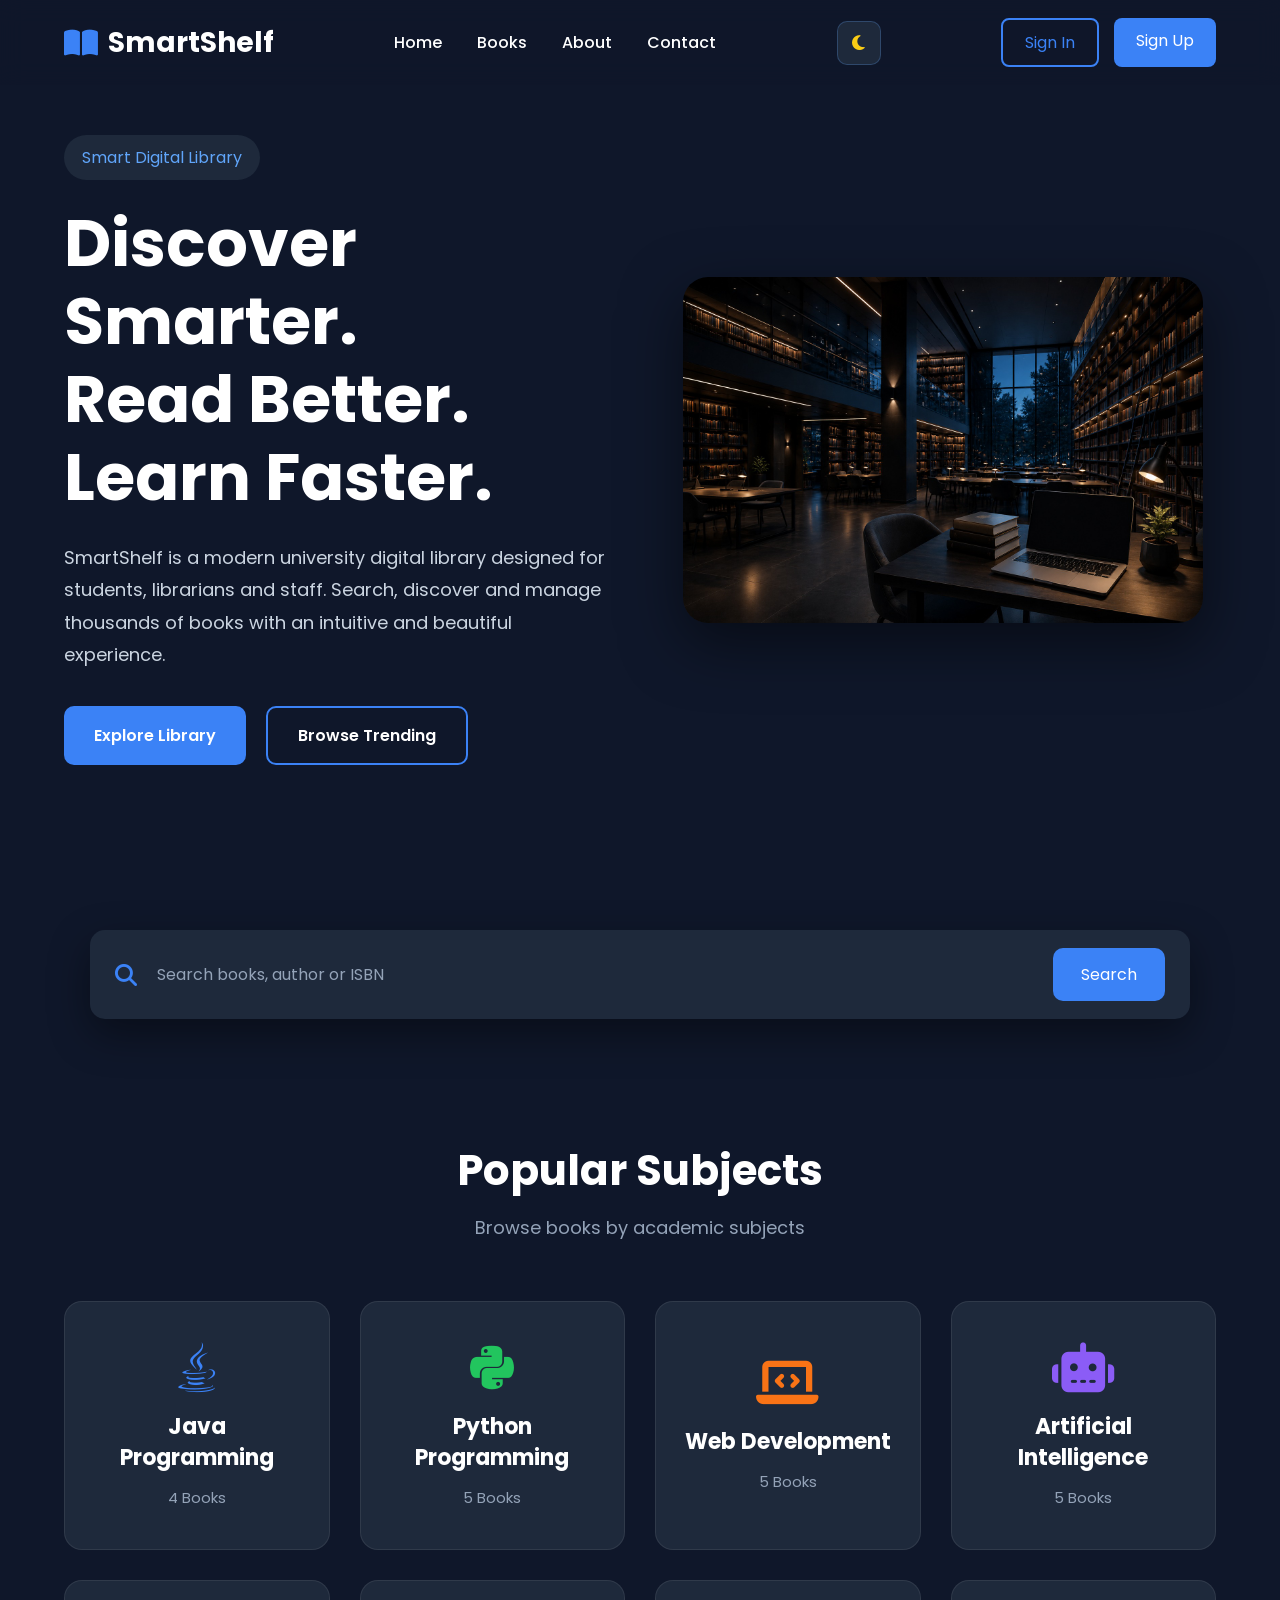
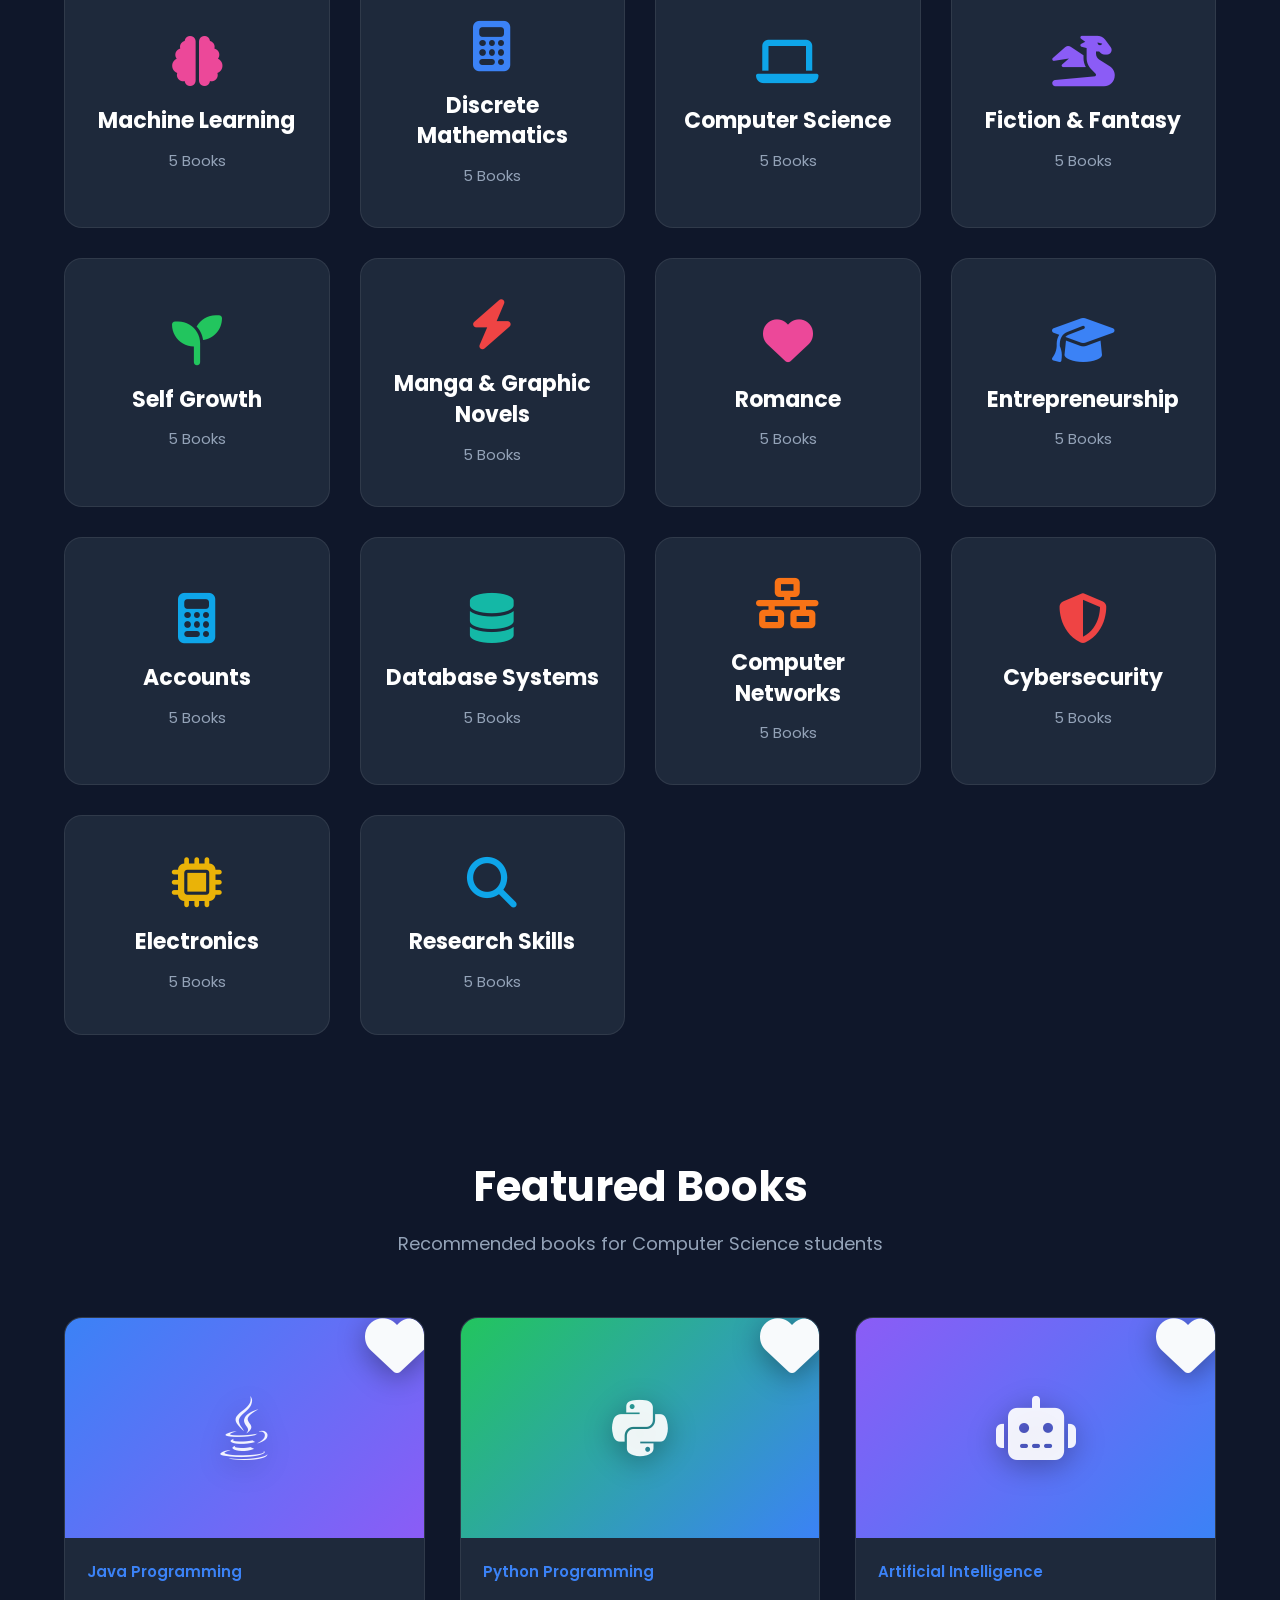
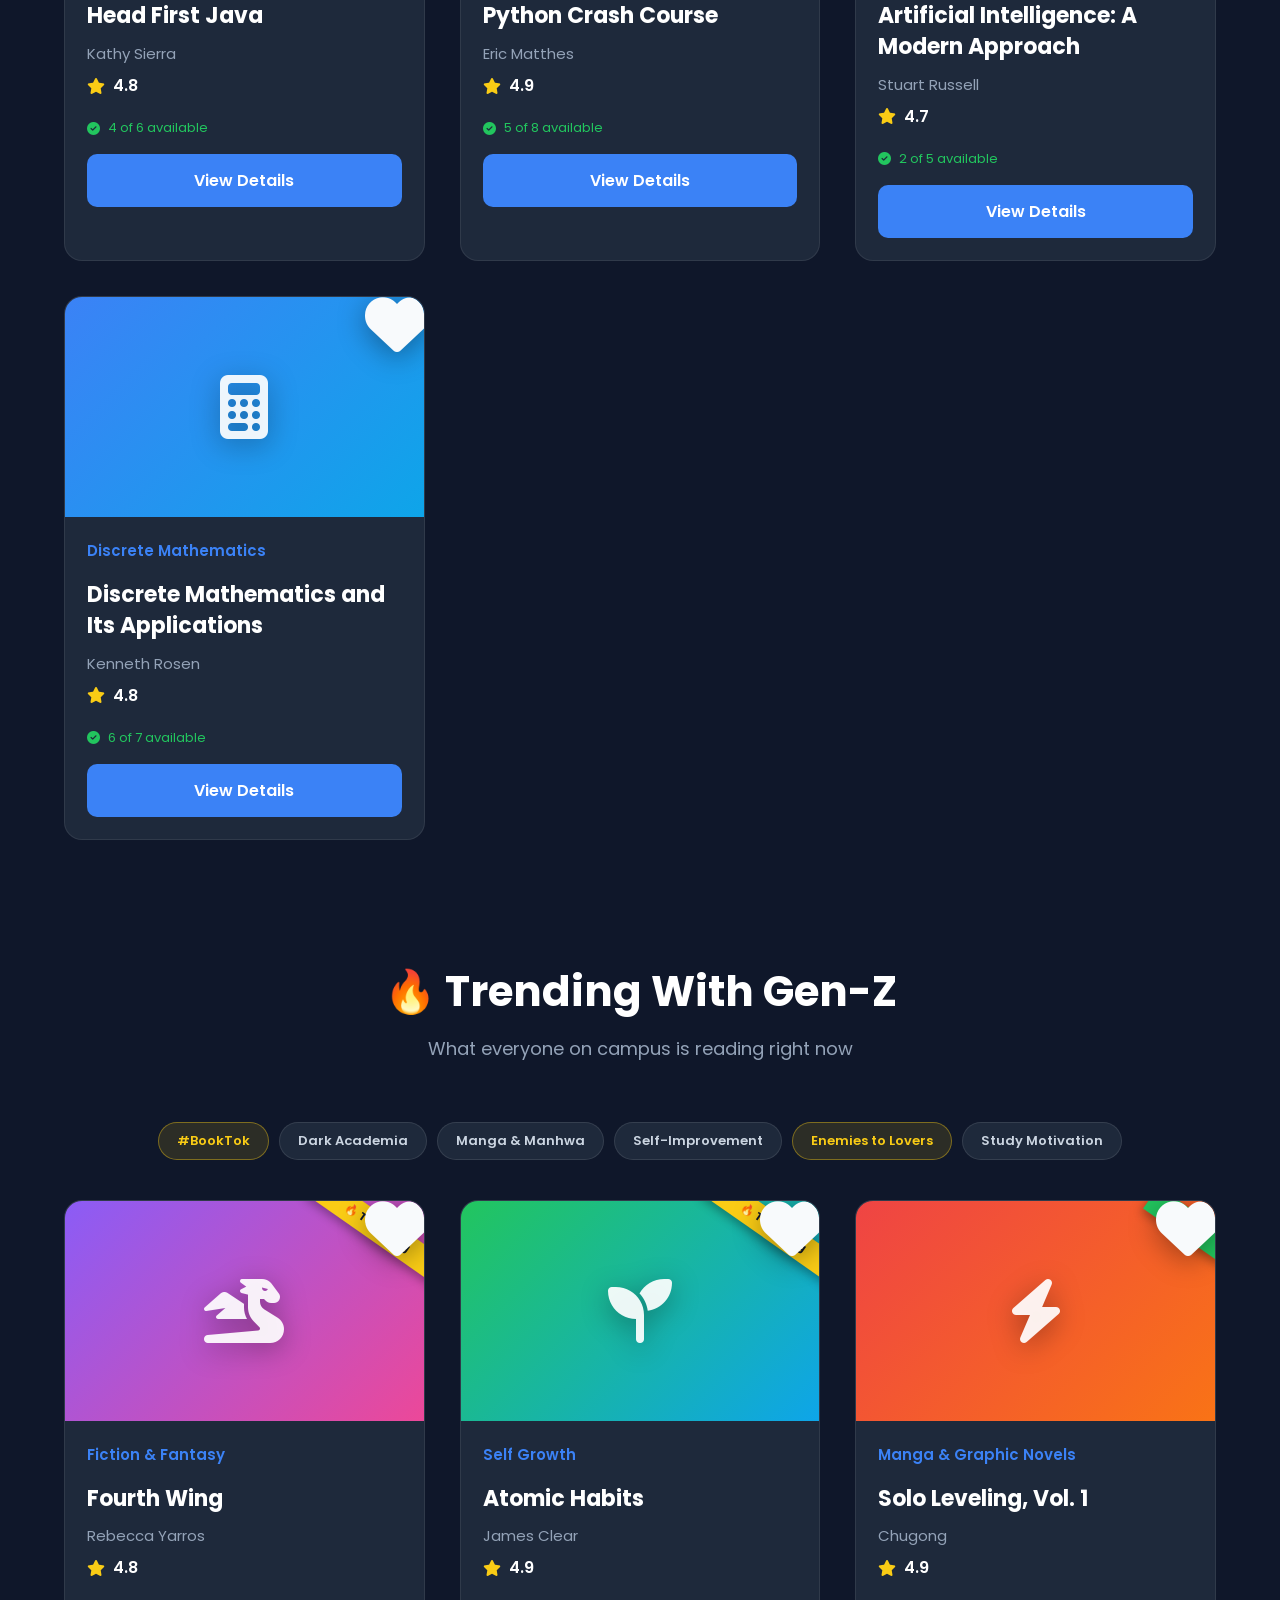
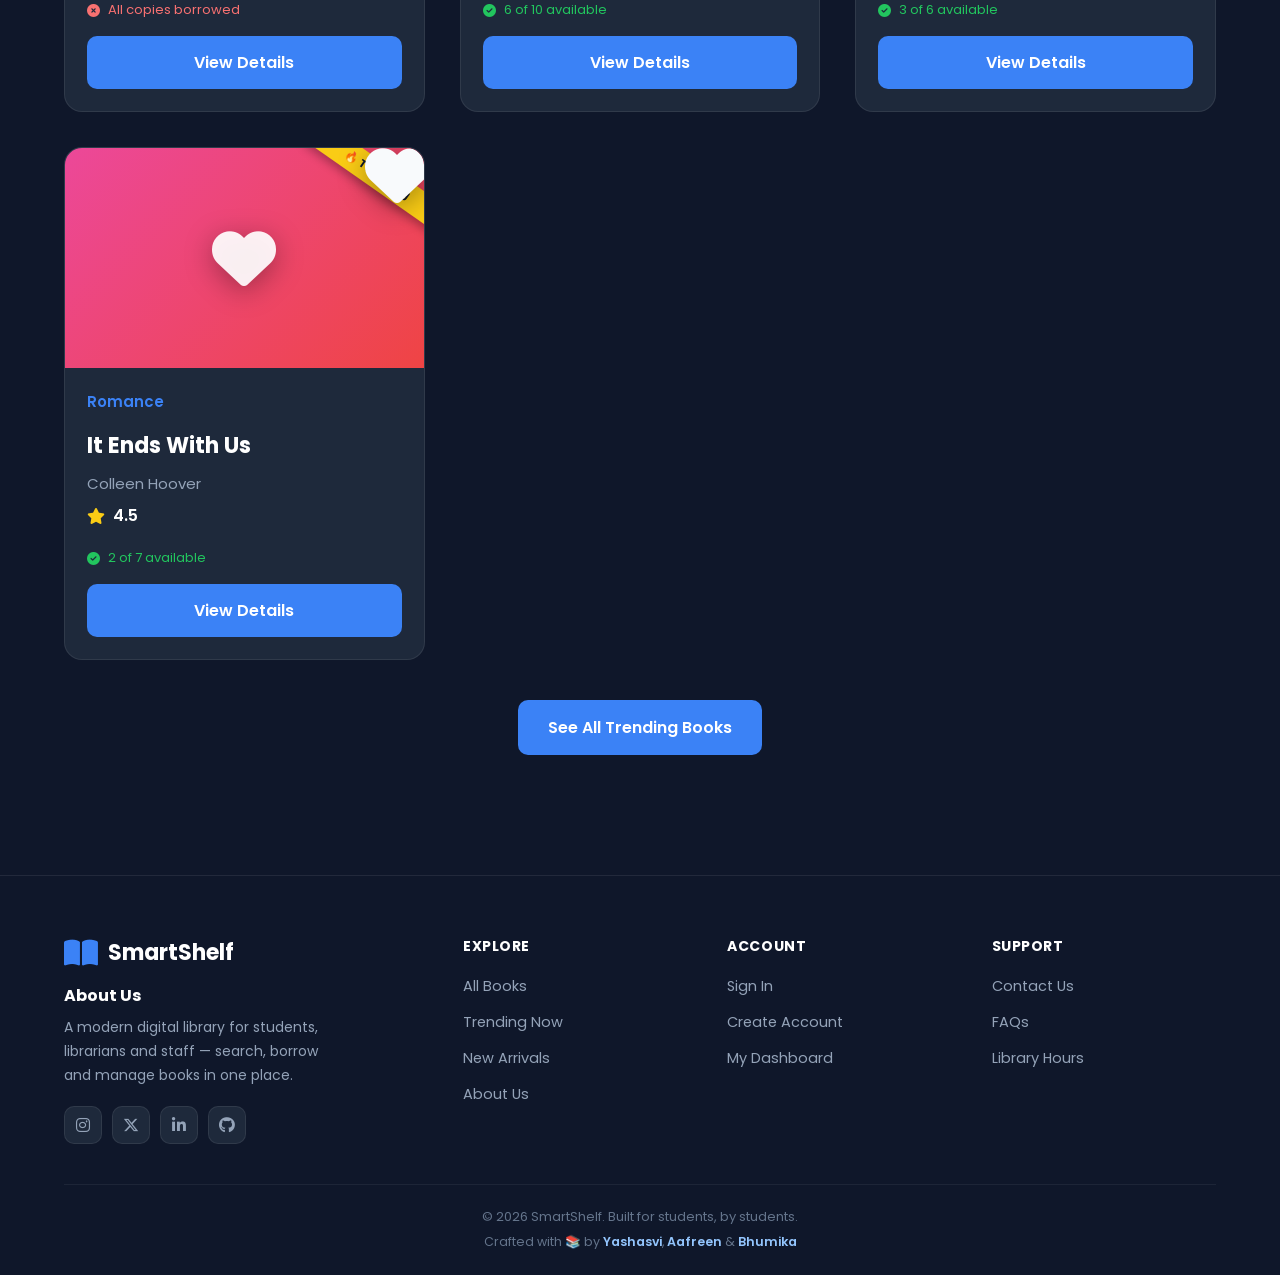
<file: index.html>
<!DOCTYPE html>
<html lang="en">

<head>
    <meta charset="UTF-8">
    <meta name="viewport" content="width=device-width, initial-scale=1.0">
    <title>SmartShelf | Discover Smarter. Read Better. Learn Faster.</title>

    <!-- CSS -->
    <link rel="stylesheet" href="style.css">
    <link rel="stylesheet" href="enhancements.css">

    <!-- Google Font -->
    <link
        href="https://fonts.googleapis.com/css2?family=Poppins:wght@300;400;500;600;700;800&display=swap"
        rel="stylesheet">

    <!-- Font Awesome -->
    <link rel="stylesheet"
        href="https://cdnjs.cloudflare.com/ajax/libs/font-awesome/6.7.2/css/all.min.css">
</head>

<body>

    <!-- ==================== PAGE LOADER ==================== -->
    <div id="page-loader" class="page-loader" aria-label="Loading SmartShelf">
        <div class="loader-content">
            <div class="loader-logo">
                <i class="fa-solid fa-book-open"></i>
            </div>
            <h2>SmartShelf</h2>
            <p>Preparing your library...</p>
            <div class="loader-track">
                <div class="loader-progress"></div>
            </div>
            <span class="loader-percent">0%</span>
        </div>
    </div>


    <!-- ==================== HEADER ==================== -->

    <header>

        <nav class="navbar">

            <div class="logo">
                <i class="fa-solid fa-book-open"></i>
                <h2>SmartShelf</h2>
            </div>

            <ul class="nav-links">

                <li><a href="index.html">Home</a></li>

                <li><a href="catalog.html">Books</a></li>

                <li><a href="about.html">About</a></li>

                <li><a href="contact.html">Contact</a></li>

            </ul>


                <button class="theme-toggle" id="themeToggle" type="button" aria-label="Toggle dark and light mode">
                <i class="fa-solid fa-moon"></i>
            </button>
            <button class="menu-toggle" type="button" aria-label="Open navigation" aria-expanded="false">
                    <i class="fa-solid fa-bars"></i>
                </button>

            <div class="nav-btn">

                <a href="login.html" class="login-btn">Sign In</a>

                <a href="signup.html" class="signup-btn">Sign Up</a>

            </div>

        </nav>

    </header>

    <!-- ==================== HERO SECTION ==================== -->

    <main>

        <section class="hero">

            <div class="hero-left">

                <span class="tag">
                    Smart Digital Library
                </span>

                <h1>
                    Discover Smarter.
                    <br>
                    Read Better.
                    <br>
                    Learn Faster.
                </h1>

                <p>

                    SmartShelf is a modern university digital library
                    designed for students, librarians and staff.
                    Search, discover and manage thousands of books
                    with an intuitive and beautiful experience.

                </p>

                <div class="hero-buttons">

                    <button class="primary-btn" onclick="location.href='catalog.html'">

                        Explore Library

                    </button>

                    <button class="secondary-btn" onclick="location.href='catalog.html?trend=1'">

                        Browse Trending

                    </button>

                </div>

            </div>

            <div class="hero-right">

                <img src="backgroundimg.png.jpeg"
                    alt="Digital Library">

            </div>

        </section>

        <!-- ================= SEARCH ================= -->

        <section class="search-section">

            <div class="search-box">

                <i class="fa-solid fa-magnifying-glass"></i>

                <input type="text" id="homeSearchInput"
                    placeholder="Search books, author or ISBN">

                <button onclick="const q=document.getElementById('homeSearchInput').value; location.href='catalog.html'+(q?'?q='+encodeURIComponent(q):'')">

                    Search

                </button>

            </div>

        </section>
        

<section class="categories">



    <div class="section-title">



        <h2>Popular Subjects</h2>

        <p>Browse books by academic subjects</p>



    </div>



    <div class="category-container" id="categoryContainer">
        <!-- Rendered dynamically from data.js GENRES -->
    </div>



</section>

<!-- ================= FEATURED BOOKS ================= -->



<section class="featured-books">



    <div class="section-title">



        <h2>Featured Books</h2>



        <p>Recommended books for Computer Science students</p>



    </div>



    <div class="book-container" id="featuredBooksContainer">
        <!-- Rendered dynamically from data.js BOOKS -->
    </div>

</section>

<!-- ================= TRENDING NOW ================= -->

<section class="trending-section">

    <div class="section-title">
        <h2>🔥 Trending With Gen-Z</h2>
        <p>What everyone on campus is reading right now</p>
    </div>

    <div class="trend-tags">
        <span class="trend-tag hot">#BookTok</span>
        <span class="trend-tag">Dark Academia</span>
        <span class="trend-tag">Manga & Manhwa</span>
        <span class="trend-tag">Self-Improvement</span>
        <span class="trend-tag hot">Enemies to Lovers</span>
        <span class="trend-tag">Study Motivation</span>
    </div>

    <div class="book-container" id="trendingBooksContainer">
        <!-- Rendered dynamically from data.js BOOKS (trending: true) -->
    </div>

    <div class="section-cta" style="text-align:center; margin-top:40px;">
        <button class="primary-btn" onclick="location.href='catalog.html?trend=1'">See All Trending Books</button>
    </div>

</section>

    </main>

    <footer class="site-footer">
        <div class="footer-inner">
            <div class="footer-about">
                <div class="logo">
                    <i class="fa-solid fa-book-open"></i>
                    <h2>SmartShelf</h2>
                </div>
                <h4 style="margin:14px 0 8px;">About Us</h4>
                <p>A modern digital library for students, librarians and staff — search, borrow and manage books in one place.</p>
                <div class="footer-social">
                    <a href="#"><i class="fa-brands fa-instagram"></i></a>
                    <a href="#"><i class="fa-brands fa-x-twitter"></i></a>
                    <a href="#"><i class="fa-brands fa-linkedin-in"></i></a>
                    <a href="#"><i class="fa-brands fa-github"></i></a>
                </div>
            </div>
            <div class="footer-col">
                <h4>Explore</h4>
                <ul>
                    <li><a href="catalog.html">All Books</a></li>
                    <li><a href="catalog.html?trend=1">Trending Now</a></li>
                    <li><a href="catalog.html?filter=new">New Arrivals</a></li>
                    <li><a href="about.html">About Us</a></li>
                </ul>
            </div>
            <div class="footer-col">
                <h4>Account</h4>
                <ul>
                    <li><a href="login.html">Sign In</a></li>
                    <li><a href="signup.html">Create Account</a></li>
                    <li><a href="dashboard.html">My Dashboard</a></li>
                </ul>
            </div>
            <div class="footer-col">
                <h4>Support</h4>
                <ul>
                    <li><a href="contact.html">Contact Us</a></li>
                    <li><a href="about.html">FAQs</a></li>
                    <li><a href="#">Library Hours</a></li>
                </ul>
            </div>
        </div>
        <div class="footer-bottom">
            <p>&copy; 2026 SmartShelf. Built for students, by students.</p>
            <p class="footer-credit">Crafted with 📚 by <strong>Yashasvi</strong>, <strong>Aafreen</strong> &amp; <strong>Bhumika</strong></p>
        </div>
    </footer>

    <script src="data.js"></script>
    <script src="app.js"></script>
    <script>
        document.addEventListener("DOMContentLoaded", () => {
            // ---- Popular Subjects (dynamic from GENRES) ----
            const catContainer = document.getElementById("categoryContainer");
            if (catContainer) {
                const books = getAllBooks();
                catContainer.innerHTML = Object.entries(GENRES).map(([key, g]) => {
                    const count = books.filter(b => b.genre === key).length;
                    return `
                    <div class="category-card" onclick="location.href='catalog.html?genre=${key}'">
                        <i class="${g.icon}" style="color:${g.color1}"></i>
                        <h3>${g.label}</h3>
                        <p>${count} Books</p>
                    </div>`;
                }).join("");
            }

            // ---- Featured Books (first 4 non-trending) ----
            const featuredContainer = document.getElementById("featuredBooksContainer");
            if (featuredContainer) {
                const books = getAllBooks().filter(b => !b.trending).slice(0, 4);
                featuredContainer.innerHTML = books.map(bookCardHTML).join("");
            }

            // ---- Trending Now (Gen-Z picks) ----
            const trendContainer = document.getElementById("trendingBooksContainer");
            if (trendContainer) {
                const books = getAllBooks().filter(b => b.trending);
                trendContainer.innerHTML = books.map(bookCardHTML).join("");
            }

            const loader = document.getElementById("page-loader");
            const progress = document.querySelector(".loader-progress");
            const percent = document.querySelector(".loader-percent");
            const menuToggle = document.querySelector(".menu-toggle");
            const navLinks = document.querySelector(".nav-links");

            let value = 0;
            const timer = setInterval(() => {
                value += Math.floor(Math.random() * 8) + 3;
                if (value >= 100) {
                    value = 100;
                    clearInterval(timer);
                }
                progress.style.width = value + "%";
                percent.textContent = value + "%";
            }, 55);

            window.addEventListener("load", () => {
                setTimeout(() => {
                    progress.style.width = "100%";
                    percent.textContent = "100%";
                    loader.classList.add("loader-hidden");
                    document.body.classList.add("page-ready");
                }, 250);
            });

            if (menuToggle && navLinks) {
                menuToggle.addEventListener("click", () => {
                    const isOpen = navLinks.classList.toggle("nav-open");
                    menuToggle.setAttribute("aria-expanded", isOpen);
                    menuToggle.innerHTML = isOpen
                        ? '<i class="fa-solid fa-xmark"></i>'
                        : '<i class="fa-solid fa-bars"></i>';
                });

                navLinks.querySelectorAll("a").forEach(link => {
                    link.addEventListener("click", () => {
                        navLinks.classList.remove("nav-open");
                        menuToggle.setAttribute("aria-expanded", "false");
                        menuToggle.innerHTML = '<i class="fa-solid fa-bars"></i>';
                    });
                });
            }
        });
    </script>

</body>

</html>
</file>
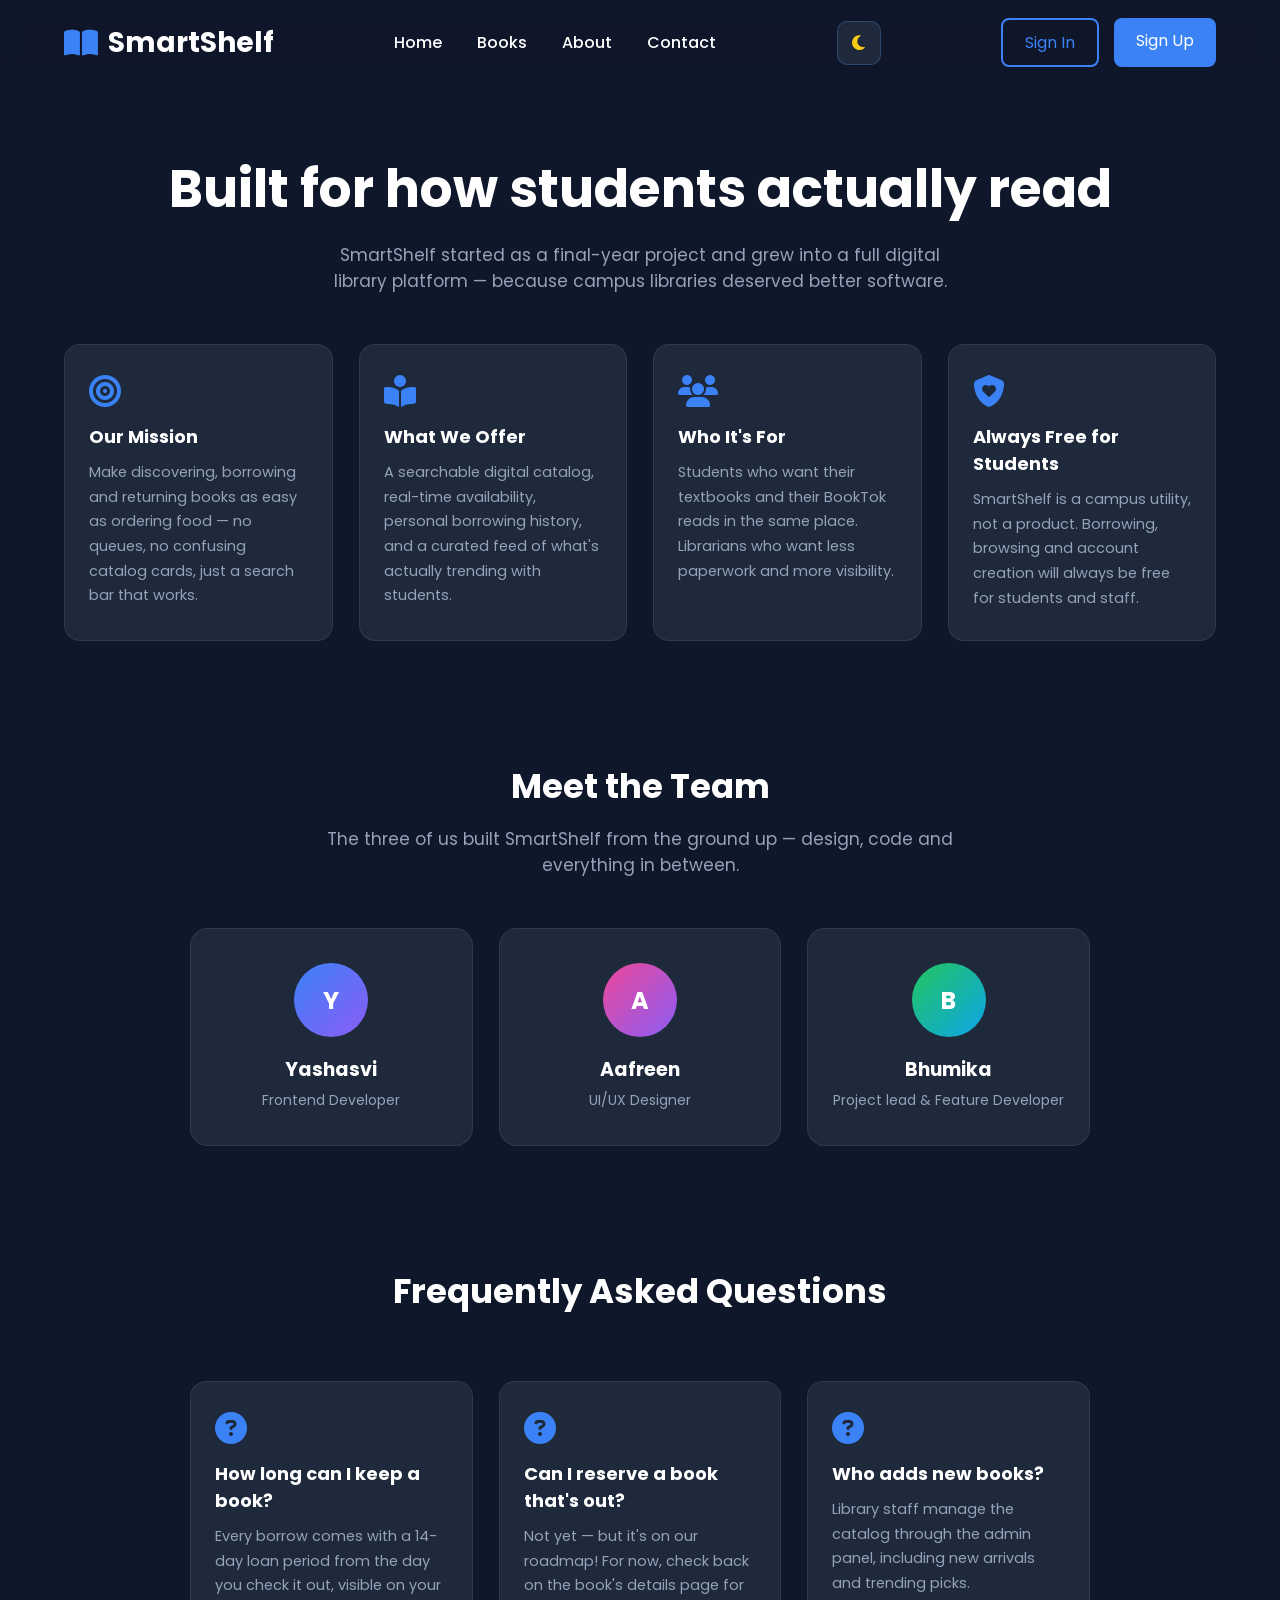
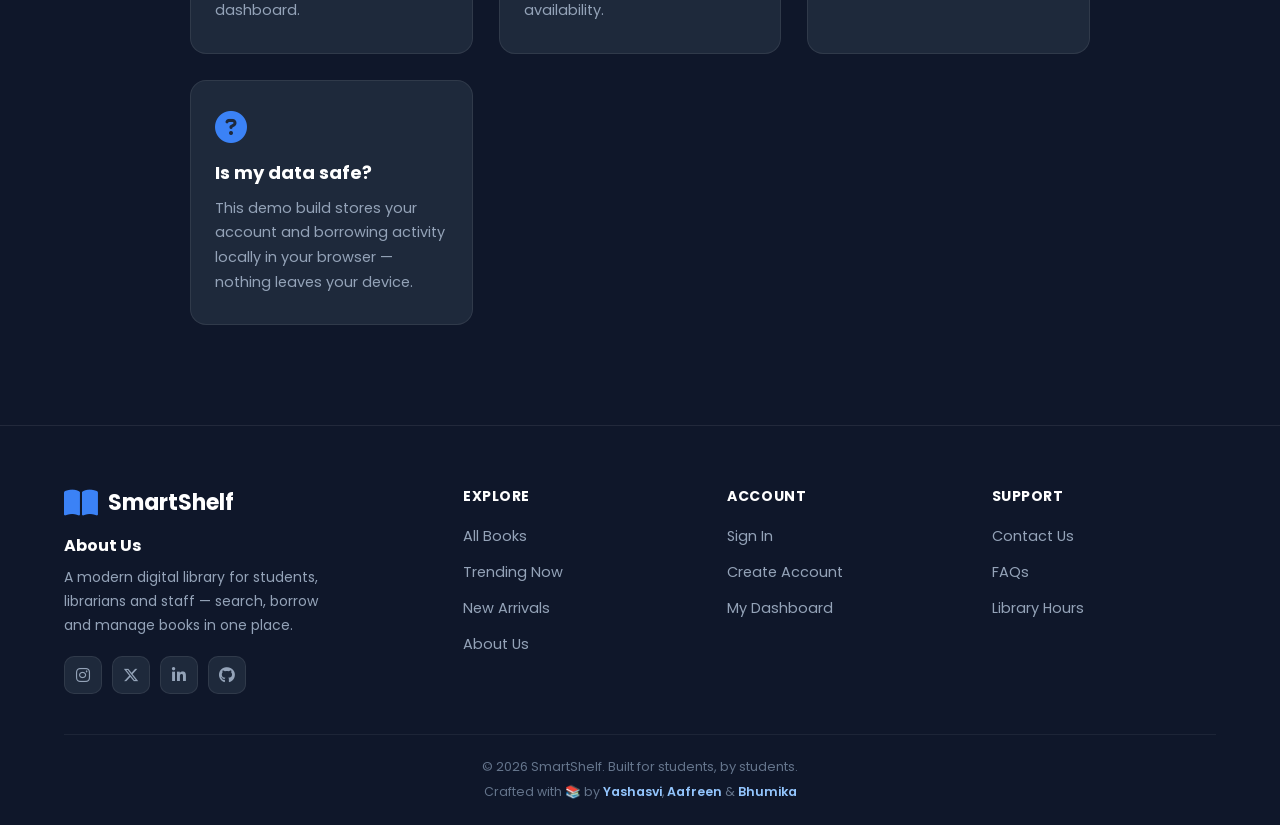
<file: about.html>
<!DOCTYPE html>
<html lang="en">

<head>
    <meta charset="UTF-8">
    <meta name="viewport" content="width=device-width, initial-scale=1.0">
    <title>About | SmartShelf</title>

    <link rel="stylesheet" href="style.css">
    <link rel="stylesheet" href="enhancements.css">
    <link href="https://fonts.googleapis.com/css2?family=Poppins:wght@300;400;500;600;700;800&display=swap" rel="stylesheet">
    <link rel="stylesheet" href="https://cdnjs.cloudflare.com/ajax/libs/font-awesome/6.7.2/css/all.min.css">
</head>

<body>

    <header>
        <nav class="navbar">
            <div class="logo">
                <i class="fa-solid fa-book-open"></i>
                <h2>SmartShelf</h2>
            </div>
            <ul class="nav-links">
                <li><a href="index.html">Home</a></li>
                <li><a href="catalog.html">Books</a></li>
                <li><a href="about.html">About</a></li>
                <li><a href="contact.html">Contact</a></li>
            </ul>
            <button class="theme-toggle" id="themeToggle" type="button" aria-label="Toggle dark and light mode">
                <i class="fa-solid fa-moon"></i>
            </button>
            <button class="menu-toggle" type="button" aria-label="Open navigation" aria-expanded="false">
                <i class="fa-solid fa-bars"></i>
            </button>
            <div class="nav-btn">
                <a href="login.html" class="login-btn">Sign In</a>
                <a href="signup.html" class="signup-btn">Sign Up</a>
            </div>
        </nav>
    </header>

    <main>
        <div class="page-hero">
            <h1>Built for how students actually read</h1>
            <p>SmartShelf started as a final-year project and grew into a full digital library platform — because campus libraries deserved better software.</p>
        </div>

        <div class="about-grid">
            <div class="about-card">
                <i class="fa-solid fa-bullseye"></i>
                <h3>Our Mission</h3>
                <p>Make discovering, borrowing and returning books as easy as ordering food — no queues, no confusing catalog cards, just a search bar that works.</p>
            </div>
            <div class="about-card">
                <i class="fa-solid fa-book-open-reader"></i>
                <h3>What We Offer</h3>
                <p>A searchable digital catalog, real-time availability, personal borrowing history, and a curated feed of what's actually trending with students.</p>
            </div>
            <div class="about-card">
                <i class="fa-solid fa-users"></i>
                <h3>Who It's For</h3>
                <p>Students who want their textbooks and their BookTok reads in the same place. Librarians who want less paperwork and more visibility.</p>
            </div>
            <div class="about-card">
                <i class="fa-solid fa-shield-heart"></i>
                <h3>Always Free for Students</h3>
                <p>SmartShelf is a campus utility, not a product. Borrowing, browsing and account creation will always be free for students and staff.</p>
            </div>
        </div>

        <div class="page-hero" style="padding-top:20px;">
            <h1 style="font-size:clamp(24px,3.4vw,34px);">Meet the Team</h1>
            <p>The three of us built SmartShelf from the ground up — design, code and everything in between.</p>
        </div>

        <div class="team-grid">
            <div class="team-card">
                <div class="team-avatar" style="background:linear-gradient(135deg, #3B82F6, #8B5CF6);">Y</div>
                <h3>Yashasvi</h3>
                <p>Frontend Developer</p>
            </div>
            <div class="team-card">
                <div class="team-avatar" style="background:linear-gradient(135deg, #EC4899, #8B5CF6);">A</div>
                <h3>Aafreen</h3>
                <p>UI/UX Designer</p>
            </div>
            <div class="team-card">
                <div class="team-avatar" style="background:linear-gradient(135deg, #22C55E, #0EA5E9);">B</div>
                <h3>Bhumika</h3>
                <p>Project lead & Feature Developer</p>
            </div>
        </div>

        <div class="page-hero" style="padding-top:20px;">
            <h1 style="font-size:clamp(24px,3.4vw,34px);">Frequently Asked Questions</h1>
        </div>

        <div class="about-grid" style="max-width:900px;">
            <div class="about-card">
                <i class="fa-solid fa-circle-question"></i>
                <h3>How long can I keep a book?</h3>
                <p>Every borrow comes with a 14-day loan period from the day you check it out, visible on your dashboard.</p>
            </div>
            <div class="about-card">
                <i class="fa-solid fa-circle-question"></i>
                <h3>Can I reserve a book that's out?</h3>
                <p>Not yet — but it's on our roadmap! For now, check back on the book's details page for availability.</p>
            </div>
            <div class="about-card">
                <i class="fa-solid fa-circle-question"></i>
                <h3>Who adds new books?</h3>
                <p>Library staff manage the catalog through the admin panel, including new arrivals and trending picks.</p>
            </div>
            <div class="about-card">
                <i class="fa-solid fa-circle-question"></i>
                <h3>Is my data safe?</h3>
                <p>This demo build stores your account and borrowing activity locally in your browser — nothing leaves your device.</p>
            </div>
        </div>
    </main>

    <footer class="site-footer">
        <div class="footer-inner">
            <div class="footer-about">
                <div class="logo">
                    <i class="fa-solid fa-book-open"></i>
                    <h2>SmartShelf</h2>
                </div>
                <h4 style="margin:14px 0 8px;">About Us</h4>
                <p>A modern digital library for students, librarians and staff — search, borrow and manage books in one place.</p>
                <div class="footer-social">
                    <a href="#"><i class="fa-brands fa-instagram"></i></a>
                    <a href="#"><i class="fa-brands fa-x-twitter"></i></a>
                    <a href="#"><i class="fa-brands fa-linkedin-in"></i></a>
                    <a href="#"><i class="fa-brands fa-github"></i></a>
                </div>
            </div>
            <div class="footer-col">
                <h4>Explore</h4>
                <ul>
                    <li><a href="catalog.html">All Books</a></li>
                    <li><a href="catalog.html?trend=1">Trending Now</a></li>
                    <li><a href="catalog.html?filter=new">New Arrivals</a></li>
                    <li><a href="about.html">About Us</a></li>
                </ul>
            </div>
            <div class="footer-col">
                <h4>Account</h4>
                <ul>
                    <li><a href="login.html">Sign In</a></li>
                    <li><a href="signup.html">Create Account</a></li>
                    <li><a href="dashboard.html">My Dashboard</a></li>
                </ul>
            </div>
            <div class="footer-col">
                <h4>Support</h4>
                <ul>
                    <li><a href="contact.html">Contact Us</a></li>
                    <li><a href="about.html">FAQs</a></li>
                    <li><a href="#">Library Hours</a></li>
                </ul>
            </div>
        </div>
        <div class="footer-bottom">
            <p>&copy; 2026 SmartShelf. Built for students, by students.</p>
            <p class="footer-credit">Crafted with 📚 by <strong>Yashasvi</strong>, <strong>Aafreen</strong> &amp; <strong>Bhumika</strong></p>
        </div>
    </footer>

    <script src="data.js"></script>
    <script src="app.js"></script>
    <script>
        const menuToggle = document.querySelector(".menu-toggle");
        const navLinks = document.querySelector(".nav-links");
        if (menuToggle && navLinks) {
            menuToggle.addEventListener("click", () => {
                const isOpen = navLinks.classList.toggle("nav-open");
                menuToggle.setAttribute("aria-expanded", isOpen);
                menuToggle.innerHTML = isOpen ? '<i class="fa-solid fa-xmark"></i>' : '<i class="fa-solid fa-bars"></i>';
            });
        }
    </script>

</body>
</html>
</file>
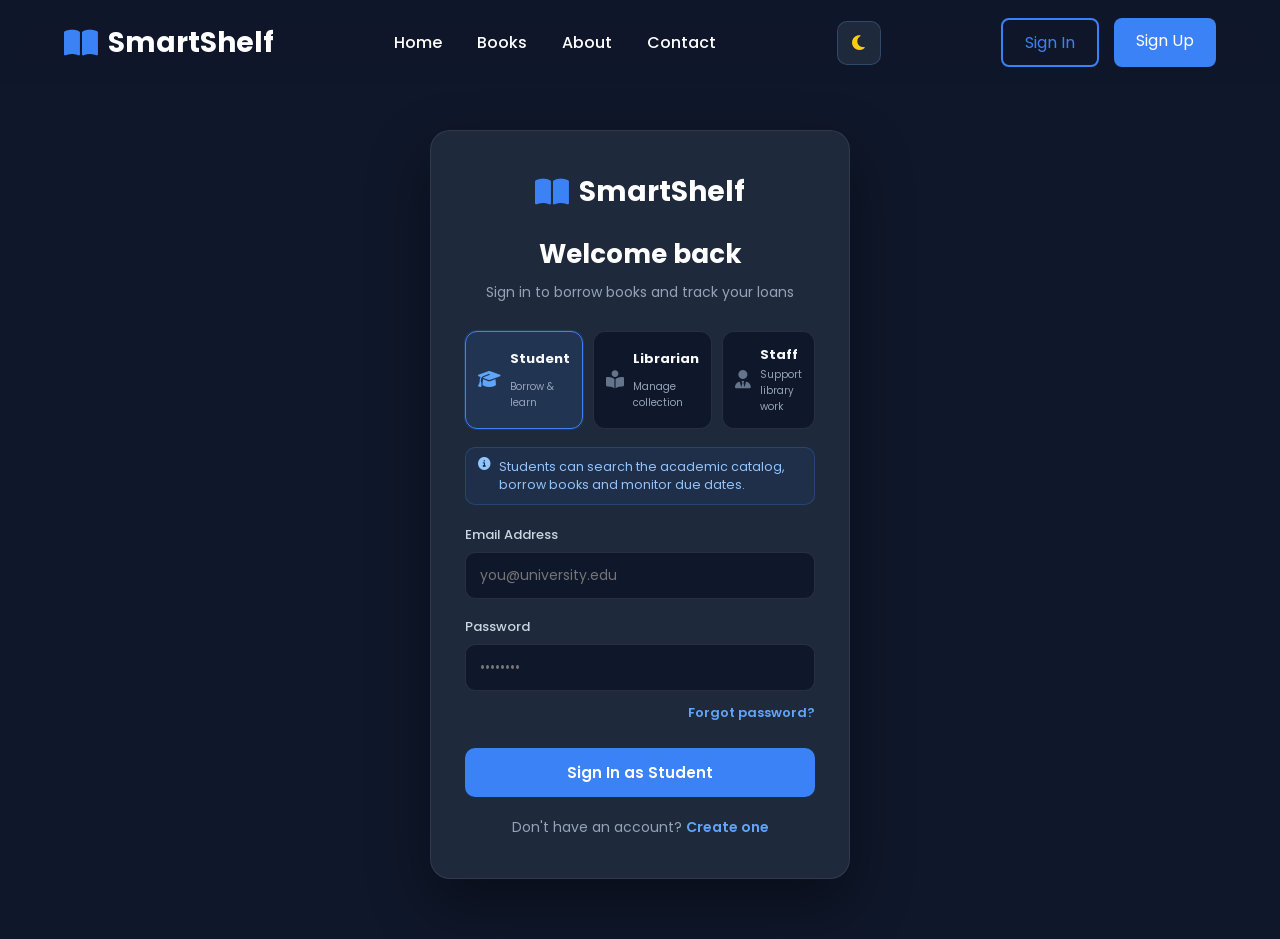
<file: admin.html>
<!DOCTYPE html>
<html lang="en">

<head>
    <meta charset="UTF-8">
    <meta name="viewport" content="width=device-width, initial-scale=1.0">
    <title>Admin Panel | SmartShelf</title>

    <link rel="stylesheet" href="style.css">
    <link rel="stylesheet" href="enhancements.css">
    <link href="https://fonts.googleapis.com/css2?family=Poppins:wght@300;400;500;600;700;800&display=swap" rel="stylesheet">
    <link rel="stylesheet" href="https://cdnjs.cloudflare.com/ajax/libs/font-awesome/6.7.2/css/all.min.css">
</head>

<body>

    <header>
        <nav class="navbar">
            <div class="logo">
                <i class="fa-solid fa-book-open"></i>
                <h2>SmartShelf <span style="color:#9C88FF; font-size:13px; font-weight:600;">Librarian</span></h2>
            </div>
            <ul class="nav-links">
                <li><a href="index.html">Home</a></li>
                <li><a href="catalog.html">Books</a></li>
                <li><a href="admin.html">Librarian Panel</a></li>
            </ul>
            <button class="theme-toggle" id="themeToggle" type="button" aria-label="Toggle dark and light mode">
                <i class="fa-solid fa-moon"></i>
            </button>
            <button class="menu-toggle" type="button" aria-label="Open navigation" aria-expanded="false">
                <i class="fa-solid fa-bars"></i>
            </button>
            <div class="nav-btn"></div>
        </nav>
    </header>

    <main>
        <div class="admin-wrap">
            <div class="admin-toolbar">
                <h1>Manage Book Catalog</h1>
                <button class="btn-add" id="openAddModal"><i class="fa-solid fa-plus"></i> Add New Book</button>
            </div>

            <div class="stat-cards" style="margin-bottom:34px;">
                <div class="stat-card">
                    <div class="icon-badge" style="background:rgba(124,92,255,.15); color:#9C88FF;"><i class="fa-solid fa-books"></i></div>
                    <div><h3 id="statTotal">0</h3><p>Total Titles</p></div>
                </div>
                <div class="stat-card">
                    <div class="icon-badge" style="background:rgba(34,197,94,.15); color:#22C55E;"><i class="fa-solid fa-copy"></i></div>
                    <div><h3 id="statCopies">0</h3><p>Total Copies</p></div>
                </div>
                <div class="stat-card">
                    <div class="icon-badge" style="background:rgba(239,68,68,.15); color:#F87171;"><i class="fa-solid fa-book-open"></i></div>
                    <div><h3 id="statOut">0</h3><p>Copies On Loan</p></div>
                </div>
                <div class="stat-card">
                    <div class="icon-badge" style="background:rgba(198,255,61,.15); color:#8BC400;"><i class="fa-solid fa-fire"></i></div>
                    <div><h3 id="statTrending">0</h3><p>Trending Titles</p></div>
                </div>
            </div>

            <section class="admin-analytics">
                <div class="analytics-card"><span>Active Loans</span><strong id="analyticsActive">0</strong><small>live borrow records</small></div>
                <div class="analytics-card"><span>Overdue Loans</span><strong id="analyticsOverdue">0</strong><small>need attention</small></div>
                <div class="analytics-card"><span>Outstanding Fines</span><strong id="analyticsFine">₹0</strong><small>calculated by JavaScript</small></div>
                <div class="analytics-card analytics-wide"><span>Most Borrowed</span><strong id="analyticsPopular">No data yet</strong><small id="analyticsPopularMeta">Borrow activity will appear here</small></div>
                <div class="analytics-card analytics-wide"><span>Top Genre</span><strong id="analyticsGenre">No data yet</strong><small id="analyticsGenreMeta">Based on borrowing history</small></div>
            </section>

            <div class="admin-filter-row">
                <div class="admin-search"><i class="fa-solid fa-magnifying-glass"></i><input type="search" id="adminSearch" placeholder="Search title or author..."></div>
                <select id="adminGenreFilter" class="history-filter"><option value="">All Genres</option></select>
                <span id="adminResultCount" class="filter-count"></span>
            </div>

            <section class="smart-panel" style="margin:0 0 26px;">
                <div class="smart-panel-head"><h2>Admin Activity Log</h2><span class="subject">Latest catalog actions</span></div>
                <div class="admin-log" id="adminActivityLog"></div>
            </section>

            <div class="admin-table-wrap">
                <table class="admin-table">
                    <thead>
                        <tr>
                            <th>Book</th>
                            <th>Genre</th>
                            <th>Copies</th>
                            <th>Available</th>
                            <th>Rating</th>
                            <th>Flags</th>
                            <th>Actions</th>
                        </tr>
                    </thead>
                    <tbody id="adminTableBody"></tbody>
                </table>
            </div>
        </div>
    </main>

    <!-- Add / Edit Modal -->
    <div class="modal-overlay" id="bookModal">
        <div class="modal-box">
            <h2><span id="modalTitle">Add New Book</span> <button id="closeModal">&times;</button></h2>
            <form id="bookForm">
                <input type="hidden" id="bookId">
                <div class="form-group">
                    <label>Title</label>
                    <input type="text" id="fTitle" required>
                </div>
                <div class="form-group">
                    <label>Author</label>
                    <input type="text" id="fAuthor" required>
                </div>
                <div class="form-row-2">
                    <div class="form-group">
                        <label>Genre</label>
                        <select id="fGenre" required></select>
                    </div>
                    <div class="form-group">
                        <label>Year</label>
                        <input type="number" id="fYear" min="1900" max="2030" value="2024">
                    </div>
                </div>
                <div class="form-row-2">
                    <div class="form-group">
                        <label>Total Copies</label>
                        <input type="number" id="fCopies" min="1" value="5" required>
                    </div>
                    <div class="form-group">
                        <label>Available Copies</label>
                        <input type="number" id="fAvailable" min="0" value="5" required>
                    </div>
                </div>
                <div class="form-group">
                    <label>Rating (0–5)</label>
                    <input type="number" id="fRating" min="0" max="5" step="0.1" value="4.5">
                </div>
                <div class="form-group">
                    <label>Description</label>
                    <textarea id="fDesc" rows="3" placeholder="Short description shown on the details page..."></textarea>
                </div>
                <div class="form-row-2">
                    <div class="form-group" style="display:flex; align-items:center; gap:8px; flex-direction:row;">
                        <input type="checkbox" id="fTrending" style="width:auto;">
                        <label style="margin:0;">Mark as Trending 🔥</label>
                    </div>
                    <div class="form-group" style="display:flex; align-items:center; gap:8px; flex-direction:row;">
                        <input type="checkbox" id="fNew" style="width:auto;">
                        <label style="margin:0;">Mark as New Arrival ✨</label>
                    </div>
                </div>
                <button type="submit" style="width:100%; padding:13px; border:none; border-radius:10px; background:#3B82F6; color:#fff; font-weight:600; cursor:pointer; margin-top:8px;">Save Book</button>
            </form>
        </div>
    </div>

    <script src="data.js"></script>
    <script src="app.js"></script>
    <script>
        const admin = requireAdmin();

        const genreSelect = document.getElementById("fGenre");
        Object.entries(GENRES).forEach(([key, g]) => {
            const opt = document.createElement("option");
            opt.value = key;
            opt.textContent = g.label;
            genreSelect.appendChild(opt);
            const filterOpt = opt.cloneNode(true);
            document.getElementById("adminGenreFilter").appendChild(filterOpt);
        });

        function saveOverrides(overrides) { dbSet(DB_KEYS.books, overrides); }
        function getOverrides() { return dbGet(DB_KEYS.books, { added: [], edited: {}, deleted: [] }); }

        function renderTable() {
            const books = getAllBooks();
            const q = document.getElementById("adminSearch").value.trim().toLowerCase();
            const genre = document.getElementById("adminGenreFilter").value;
            const visibleBooks = books.filter(book => {
                const matchesText = !q || book.title.toLowerCase().includes(q) || book.author.toLowerCase().includes(q);
                const matchesGenre = !genre || book.genre === genre;
                return matchesText && matchesGenre;
            });
            const tbody = document.getElementById("adminTableBody");
            tbody.innerHTML = visibleBooks.map(book => {
                const g = genreOf(book);
                return `
                <tr>
                    <td>
                        <div class="row-book">
                            <div class="mini-cover" style="background:linear-gradient(135deg, ${g.color1}, ${g.color2})"><i class="${g.icon}"></i></div>
                            <span>${book.title}</span>
                        </div>
                    </td>
                    <td>${g.label}</td>
                    <td>${book.copies}</td>
                    <td>${book.available}</td>
                    <td>⭐ ${book.rating}</td>
                    <td>${book.trending ? "🔥 " : ""}${book.isNew ? "✨" : ""}</td>
                    <td>
                        <div class="admin-actions">
                            <button class="icon-btn" onclick="openEdit('${book.id}')" title="Edit"><i class="fa-solid fa-pen"></i></button>
                            <button class="icon-btn danger" onclick="deleteBook('${book.id}')" title="Delete"><i class="fa-solid fa-trash"></i></button>
                        </div>
                    </td>
                </tr>`;
            }).join("");

            document.getElementById("adminResultCount").textContent = `${visibleBooks.length} of ${books.length} titles`;
            const analytics = getAdminAnalytics();
            document.getElementById("statTotal").textContent = books.length;
            document.getElementById("statCopies").textContent = books.reduce((s, b) => s + Number(b.copies || 0), 0);
            document.getElementById("statOut").textContent = analytics.activeLoans;
            document.getElementById("statTrending").textContent = books.filter(b => b.trending).length;
            document.getElementById("analyticsActive").textContent = analytics.activeLoans;
            document.getElementById("analyticsOverdue").textContent = analytics.overdueLoans;
            document.getElementById("analyticsFine").textContent = `₹${analytics.outstandingFine}`;
            document.getElementById("analyticsPopular").textContent = analytics.popularTitle;
            document.getElementById("analyticsPopularMeta").textContent = analytics.popularTitleCount ? `${analytics.popularTitleCount} borrow record${analytics.popularTitleCount === 1 ? "" : "s"}` : "Borrow activity will appear here";
            document.getElementById("analyticsGenre").textContent = analytics.topGenre;
            document.getElementById("analyticsGenreMeta").textContent = analytics.topGenreCount ? `${analytics.topGenreCount} borrow record${analytics.topGenreCount === 1 ? "" : "s"}` : "Based on borrowing history";
            const log = getAdminActivityLog(7);
            document.getElementById("adminActivityLog").innerHTML = log.length ? log.map(item => `<div class="admin-log-item"><i class="fa-solid ${item.action === "delete" ? "fa-trash" : item.action === "add" ? "fa-plus" : "fa-pen"}"></i><div><strong>${item.action.toUpperCase()} · ${escapeHTML(item.details)}</strong><span>by ${escapeHTML(item.by)}</span></div><time>${new Date(item.at).toLocaleString()}</time></div>`).join("") : `<div class="notice-item"><i class="fa-solid fa-clock-rotate-left"></i><span>No admin actions recorded yet.</span></div>`;
        }

        const modal = document.getElementById("bookModal");
        const form = document.getElementById("bookForm");

        function openModal(editing) {
            document.getElementById("modalTitle").textContent = editing ? "Edit Book" : "Add New Book";
            modal.classList.add("open");
        }
        function closeModalFn() { modal.classList.remove("open"); form.reset(); document.getElementById("bookId").value = ""; }

        document.getElementById("openAddModal").addEventListener("click", () => { form.reset(); document.getElementById("bookId").value = ""; openModal(false); });
        document.getElementById("closeModal").addEventListener("click", closeModalFn);
        modal.addEventListener("click", (e) => { if (e.target === modal) closeModalFn(); });

        function openEdit(id) {
            const book = getAllBooks().find(b => b.id === id);
            if (!book) return;
            document.getElementById("bookId").value = book.id;
            document.getElementById("fTitle").value = book.title;
            document.getElementById("fAuthor").value = book.author;
            document.getElementById("fGenre").value = book.genre;
            document.getElementById("fYear").value = book.year || 2024;
            document.getElementById("fCopies").value = book.copies;
            document.getElementById("fAvailable").value = book.available;
            document.getElementById("fRating").value = book.rating;
            document.getElementById("fDesc").value = book.desc || "";
            document.getElementById("fTrending").checked = !!book.trending;
            document.getElementById("fNew").checked = !!book.isNew;
            openModal(true);
        }

        function deleteBook(id) {
            if (!confirm("Delete this book from the catalog? This cannot be undone.")) return;
            const deletedBook = getAllBooks().find(b => b.id === id);
            const overrides = getOverrides();
            if (overrides.added.some(b => b.id === id)) {
                overrides.added = overrides.added.filter(b => b.id !== id);
            } else {
                overrides.deleted.push(id);
            }
            saveOverrides(overrides);
            logAdminActivity("delete", deletedBook ? deletedBook.title : id);
            renderTable();
            toast("Book removed from catalog.", "success");
        }

        form.addEventListener("submit", (e) => {
            e.preventDefault();
            const id = document.getElementById("bookId").value;
            const data = {
                title: document.getElementById("fTitle").value.trim(),
                author: document.getElementById("fAuthor").value.trim(),
                genre: document.getElementById("fGenre").value,
                year: parseInt(document.getElementById("fYear").value) || 2024,
                copies: parseInt(document.getElementById("fCopies").value) || 1,
                available: parseInt(document.getElementById("fAvailable").value) || 0,
                rating: parseFloat(document.getElementById("fRating").value) || 4.5,
                desc: document.getElementById("fDesc").value.trim() || "No description available.",
                trending: document.getElementById("fTrending").checked,
                isNew: document.getElementById("fNew").checked,
            };

            if (!data.title || !data.author) { toast("Title and author are required.", "error"); return; }
            if (data.available > data.copies) { toast("Available copies cannot exceed total copies.", "error"); return; }
            if (data.rating < 0 || data.rating > 5) { toast("Rating must be between 0 and 5.", "error"); return; }

            const overrides = getOverrides();
            if (id) {
                // Editing: if it's a locally-added book, patch it directly; else store as an edit override
                const addedIdx = overrides.added.findIndex(b => b.id === id);
                if (addedIdx > -1) overrides.added[addedIdx] = { ...overrides.added[addedIdx], ...data };
                else overrides.edited[id] = { ...(overrides.edited[id] || {}), ...data };
                logAdminActivity("edit", data.title);
                toast("Book updated.", "success");
            } else {
                const newId = "custom_" + Date.now();
                overrides.added.push({ id: newId, ...data });
                logAdminActivity("add", data.title);
                toast("New book added to catalog.", "success");
            }
            saveOverrides(overrides);
            closeModalFn();
            renderTable();
        });

        document.getElementById("adminSearch").addEventListener("input", renderTable);
        document.getElementById("adminGenreFilter").addEventListener("change", renderTable);

        renderTable();

        const menuToggle = document.querySelector(".menu-toggle");
        const navLinks = document.querySelector(".nav-links");
        if (menuToggle && navLinks) {
            menuToggle.addEventListener("click", () => {
                const isOpen = navLinks.classList.toggle("nav-open");
                menuToggle.setAttribute("aria-expanded", isOpen);
                menuToggle.innerHTML = isOpen ? '<i class="fa-solid fa-xmark"></i>' : '<i class="fa-solid fa-bars"></i>';
            });
        }
    </script>

</body>
</html>
</file>
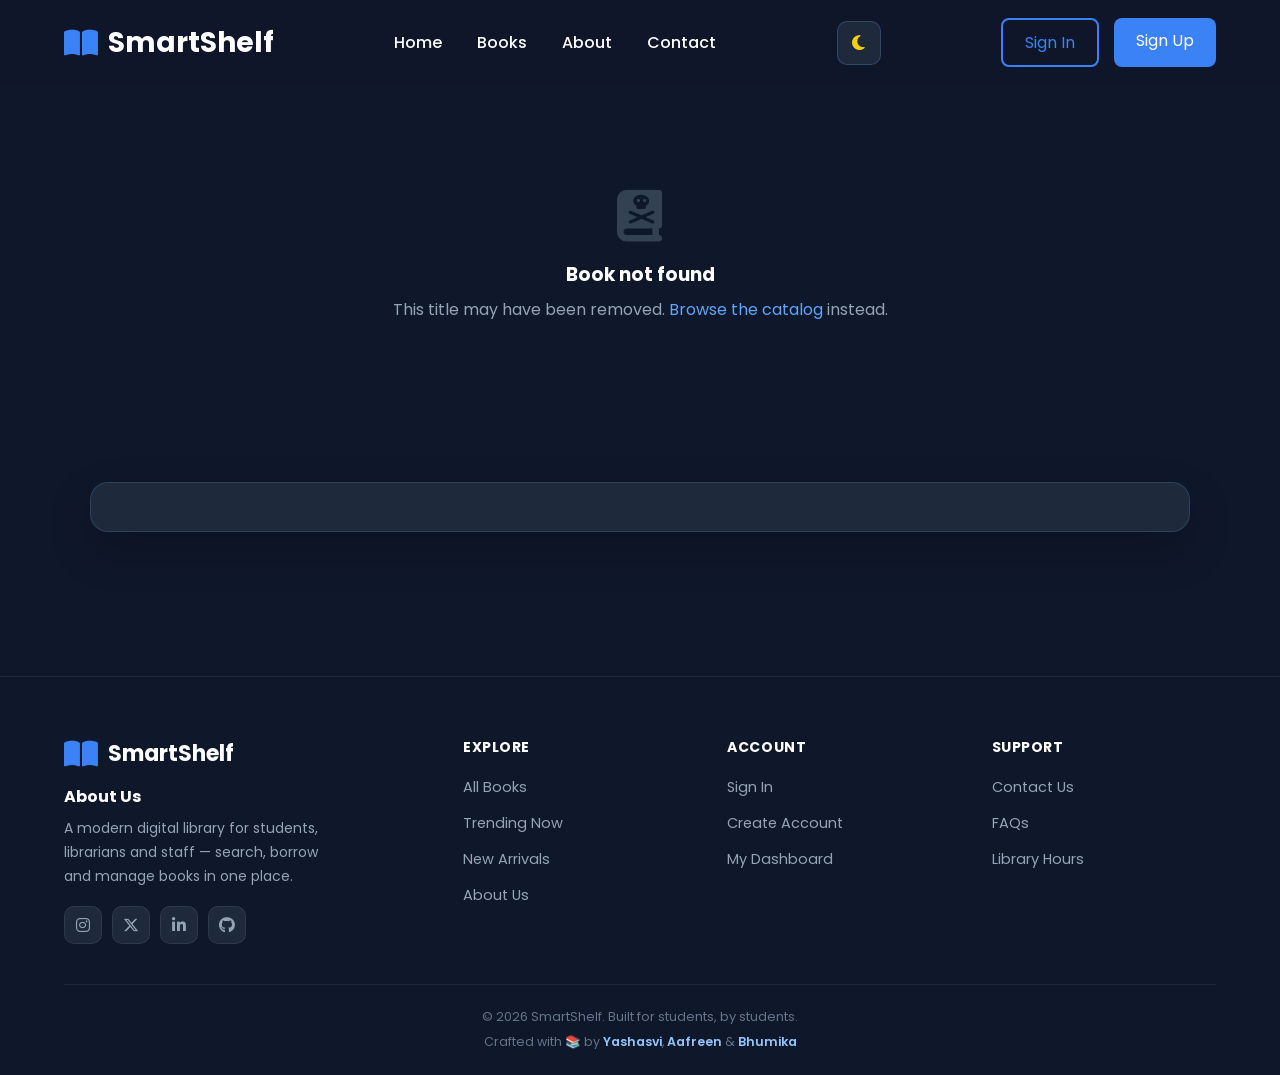
<file: book-details.html>
<!DOCTYPE html>
<html lang="en">

<head>
    <meta charset="UTF-8">
    <meta name="viewport" content="width=device-width, initial-scale=1.0">
    <title>Book Details | SmartShelf</title>

    <link rel="stylesheet" href="style.css">
    <link rel="stylesheet" href="enhancements.css">
    <link href="https://fonts.googleapis.com/css2?family=Poppins:wght@300;400;500;600;700;800&display=swap" rel="stylesheet">
    <link rel="stylesheet" href="https://cdnjs.cloudflare.com/ajax/libs/font-awesome/6.7.2/css/all.min.css">
</head>

<body>

    <header>
        <nav class="navbar">
            <div class="logo">
                <i class="fa-solid fa-book-open"></i>
                <h2>SmartShelf</h2>
            </div>
            <ul class="nav-links">
                <li><a href="index.html">Home</a></li>
                <li><a href="catalog.html">Books</a></li>
                <li><a href="about.html">About</a></li>
                <li><a href="contact.html">Contact</a></li>
            </ul>
            <button class="theme-toggle" id="themeToggle" type="button" aria-label="Toggle dark and light mode">
                <i class="fa-solid fa-moon"></i>
            </button>
            <button class="menu-toggle" type="button" aria-label="Open navigation" aria-expanded="false">
                <i class="fa-solid fa-bars"></i>
            </button>
            <div class="nav-btn">
                <a href="login.html" class="login-btn">Sign In</a>
                <a href="signup.html" class="signup-btn">Sign Up</a>
            </div>
        </nav>
    </header>

    <main>
        <div class="details-wrap" id="detailsWrap">
            <!-- Rendered by JS -->
        </div>

        <section class="reviews-panel" id="reviewsSection"></section>

        <div class="catalog-grid" id="relatedGrid" style="width:90%; max-width:1100px; margin:0 auto 100px;"></div>
    </main>

    <footer class="site-footer">
        <div class="footer-inner">
            <div class="footer-about">
                <div class="logo">
                    <i class="fa-solid fa-book-open"></i>
                    <h2>SmartShelf</h2>
                </div>
                <h4 style="margin:14px 0 8px;">About Us</h4>
                <p>A modern digital library for students, librarians and staff — search, borrow and manage books in one place.</p>
                <div class="footer-social">
                    <a href="#"><i class="fa-brands fa-instagram"></i></a>
                    <a href="#"><i class="fa-brands fa-x-twitter"></i></a>
                    <a href="#"><i class="fa-brands fa-linkedin-in"></i></a>
                    <a href="#"><i class="fa-brands fa-github"></i></a>
                </div>
            </div>
            <div class="footer-col">
                <h4>Explore</h4>
                <ul>
                    <li><a href="catalog.html">All Books</a></li>
                    <li><a href="catalog.html?trend=1">Trending Now</a></li>
                    <li><a href="catalog.html?filter=new">New Arrivals</a></li>
                    <li><a href="about.html">About Us</a></li>
                </ul>
            </div>
            <div class="footer-col">
                <h4>Account</h4>
                <ul>
                    <li><a href="login.html">Sign In</a></li>
                    <li><a href="signup.html">Create Account</a></li>
                    <li><a href="dashboard.html">My Dashboard</a></li>
                </ul>
            </div>
            <div class="footer-col">
                <h4>Support</h4>
                <ul>
                    <li><a href="contact.html">Contact Us</a></li>
                    <li><a href="about.html">FAQs</a></li>
                    <li><a href="#">Library Hours</a></li>
                </ul>
            </div>
        </div>
        <div class="footer-bottom">
            <p>&copy; 2026 SmartShelf. Built for students, by students.</p>
            <p class="footer-credit">Crafted with 📚 by <strong>Yashasvi</strong>, <strong>Aafreen</strong> &amp; <strong>Bhumika</strong></p>
        </div>
    </footer>

    <script src="data.js"></script>
    <script src="app.js"></script>
    <script>
        const params = new URLSearchParams(location.search);
        const id = params.get("id");
        const book = getAllBooks().find(b => b.id === id);
        const wrap = document.getElementById("detailsWrap");

        if (!book) {
            wrap.innerHTML = `<div class="empty-state" style="grid-column:1/-1;">
                <i class="fa-solid fa-book-skull"></i>
                <h3>Book not found</h3>
                <p>This title may have been removed. <a href="catalog.html" style="color:#60A5FA;">Browse the catalog</a> instead.</p>
            </div>`;
        } else {
            const g = genreOf(book);
            trackRecentView(book.id);
            const user = currentUser();
            const alreadyBorrowed = user && getBorrowRecords().some(r => r.bookId === book.id && r.email === user.email && !r.returned);
            const available = book.available > 0;

            wrap.innerHTML = `
                <div class="details-cover" style="background:linear-gradient(135deg, ${g.color1}, ${g.color2})">
                    <i class="${g.icon}"></i>
                </div>
                <div class="details-info">
                    <span class="subject">${g.label}</span>
                    <h1>${book.title}</h1>
                    <p class="author">by ${book.author}</p>
                    <div class="details-meta">
                        <div><span>Rating</span><span>⭐ <span id="liveBookRating">${getBookDisplayRating(book).toFixed(1)}</span> / 5</span></div>
                        <div><span>Year</span><span>${book.year || "—"}</span></div>
                        <div><span>Pages</span><span>${book.pages || "—"}</span></div>
                        <div><span>Copies</span><span>${book.available} / ${book.copies} available</span></div>
                    </div>
                    <p class="desc">${book.desc}</p>
                    <div class="details-actions">
                        ${alreadyBorrowed
                            ? `<button class="primary-btn" disabled style="opacity:.6; cursor:not-allowed;"><i class="fa-solid fa-check"></i> Already Borrowed</button>`
                            : available
                                ? `<button class="primary-btn" id="borrowBtn"><i class="fa-solid fa-book"></i> Borrow This Book</button>`
                                : `<button class="reserve-btn ${isReserved(book.id) ? "active" : ""}" id="reserveBtn"><i class="fa-solid fa-bookmark"></i> ${isReserved(book.id) ? "Reserved" : "Reserve This Book"}</button>`
                        }
                        <button class="details-wishlist-btn ${isWishlisted(book.id) ? "active" : ""}" id="detailsWishlistBtn" data-wishlist-id="${book.id}">
                            <i class="fa-solid fa-heart"></i> <span id="wishlistBtnLabel">${isWishlisted(book.id) ? "Saved" : "Save for Later"}</span>
                        </button>
                        <button class="secondary-btn" onclick="history.back()">Back</button>
                    </div>
                    ${isReserved(book.id) ? `<p class="queue-note"><i class="fa-solid fa-list-ol"></i> Reservation queue position: <strong>#${getReservationPosition(book.id) || 1}</strong></p>` : ""}
                </div>
            `;

            const borrowBtn = document.getElementById("borrowBtn");
            if (borrowBtn) {
                borrowBtn.addEventListener("click", async () => {
                    borrowBtn.disabled = true; borrowBtn.innerHTML = '<i class="fa-solid fa-circle-notch fa-spin"></i> Borrowing...';
                    try {
                        await borrowBookAsync(book.id); // Promise use #2
                        setTimeout(() => location.href = "dashboard.html", 650);
                    } catch (error) {
                        toast(error.message || "Borrowing failed.", "error");
                        borrowBtn.disabled = false; borrowBtn.innerHTML = '<i class="fa-solid fa-book"></i> Borrow This Book';
                        if (!currentUser()) setTimeout(() => location.href = "login.html", 900);
                    }
                });
            }

            const wishlistBtn = document.getElementById("detailsWishlistBtn");
            if (wishlistBtn) {
                const syncDetailsWishlist = () => {
                    const saved = isWishlisted(book.id);
                    wishlistBtn.classList.toggle("active", saved);
                    document.getElementById("wishlistBtnLabel").textContent = saved ? "Saved" : "Save for Later";
                };
                // app.js owns the actual wishlist toggle; this page only syncs its text.
                wishlistBtn.addEventListener("click", () => setTimeout(syncDetailsWishlist, 0));
                window.addEventListener("smartshelf:undo", syncDetailsWishlist);
            }

            const reserveBtn = document.getElementById("reserveBtn");
            if (reserveBtn) {
                reserveBtn.addEventListener("click", () => {
                    const nowReserved = toggleReservation(book.id);
                    reserveBtn.classList.toggle("active", nowReserved);
                    reserveBtn.innerHTML = `<i class="fa-solid fa-bookmark"></i> ${nowReserved ? "Reserved" : "Reserve This Book"}`;
                    setTimeout(() => location.reload(), 450);
                });
            }

            const reviewsSection = document.getElementById("reviewsSection");
            let selectedRating = 0;

            function renderReviews() {
                const reviews = getBookReviews(book.id);
                const me = currentUser();
                const myReview = me ? reviews.find(r => r.email === me.email) : null;
                selectedRating = myReview ? Number(myReview.rating) : 0;
                const displayRating = getBookDisplayRating(book).toFixed(1);
                const ratingEl = document.getElementById("liveBookRating");
                if (ratingEl) ratingEl.textContent = displayRating;

                reviewsSection.innerHTML = `
                    <div class="reviews-head">
                        <div>
                            <span class="subject">JavaScript-powered feedback</span>
                            <h2>Student Ratings & Reviews</h2>
                            <p>${reviews.length ? `${reviews.length} student review${reviews.length === 1 ? "" : "s"}` : "Be the first student to review this book."}</p>
                        </div>
                        <div class="rating-summary"><strong>⭐ ${displayRating}</strong><span>overall rating</span></div>
                    </div>
                    ${me ? `
                        <form class="review-form" id="reviewForm">
                            <div class="star-picker" id="starPicker" aria-label="Choose a star rating">
                                ${[1,2,3,4,5].map(n => `<button type="button" class="star-choice ${n <= selectedRating ? "active" : ""}" data-rating="${n}" aria-label="${n} stars"><i class="fa-solid fa-star"></i></button>`).join("")}
                            </div>
                            <textarea id="reviewComment" maxlength="400" placeholder="Share a short review (optional)...">${myReview ? escapeHTML(myReview.comment) : escapeHTML(getReviewDraft(book.id))}</textarea>
                            <div class="review-form-actions">
                                <small id="reviewCounter">${myReview ? myReview.comment.length : getReviewDraft(book.id).length}/400</small><small class="review-draft-note" id="draftStatus">${!myReview && getReviewDraft(book.id) ? "Draft restored" : "Auto-save on"}</small>
                                ${myReview ? `<button type="button" class="review-delete" id="deleteReviewBtn">Delete my review</button>` : ""}
                                <button type="submit" class="primary-btn">${myReview ? "Update Review" : "Submit Review"}</button>
                            </div>
                        </form>` : `
                        <div class="review-login-note"><i class="fa-solid fa-lock"></i><span><a href="login.html">Sign in</a> to add your rating and review.</span></div>`}
                    <div class="review-list">
                        ${reviews.length ? reviews.map(r => `
                            <article class="review-item">
                                <div class="review-avatar">${escapeHTML((r.name || "S").charAt(0).toUpperCase())}</div>
                                <div class="review-body">
                                    <div class="review-top"><strong>${escapeHTML(r.name || "Student")}</strong><span>${"★".repeat(r.rating)}${"☆".repeat(5-r.rating)}</span></div>
                                    <small>${new Date(r.createdAt).toLocaleDateString()}</small>
                                    <p>${r.comment ? escapeHTML(r.comment) : "Rated this book without a written comment."}</p>
                                </div>
                            </article>`).join("") : `<div class="empty-review">No reviews yet.</div>`}
                    </div>`;

                const picker = document.getElementById("starPicker");
                if (picker) picker.addEventListener("click", (e) => {
                    const btn = e.target.closest(".star-choice");
                    if (!btn) return;
                    selectedRating = Number(btn.dataset.rating);
                    picker.querySelectorAll(".star-choice").forEach(star => star.classList.toggle("active", Number(star.dataset.rating) <= selectedRating));
                });

                const comment = document.getElementById("reviewComment");
                if (comment) {
                    let draftTimer;
                    comment.addEventListener("input", () => {
                        document.getElementById("reviewCounter").textContent = `${comment.value.length}/400`;
                        clearTimeout(draftTimer);
                        draftTimer = setTimeout(() => { saveReviewDraft(book.id, comment.value); const ds=document.getElementById("draftStatus"); if(ds) ds.textContent="Draft saved ✓"; }, 300);
                    });
                }

                const form = document.getElementById("reviewForm");
                if (form) form.addEventListener("submit", (e) => {
                    e.preventDefault();
                    const result = submitBookReview(book.id, selectedRating, comment.value);
                    if (!result.ok) { toast(result.error, "error"); return; }
                    clearReviewDraft(book.id);
                    toast(myReview ? "Review updated." : "Thanks! Your review was added.", "success");
                    renderReviews();
                });

                const deleteBtn = document.getElementById("deleteReviewBtn");
                if (deleteBtn) deleteBtn.addEventListener("click", () => {
                    if (removeOwnReview(book.id)) { clearReviewDraft(book.id); toast("Your review was removed.", "info"); renderReviews(); }
                });
            }

            renderReviews();

            // Related books (same genre, excluding this one)
            const related = getAllBooks().filter(b => b.genre === book.genre && b.id !== book.id).slice(0, 3);
            const relatedGrid = document.getElementById("relatedGrid");
            if (related.length) {
                relatedGrid.innerHTML = `<h2 class="related-heading" style="grid-column:1/-1;">More in ${g.label}</h2>` + related.map(bookCardHTML).join("");
            }
        }

        const menuToggle = document.querySelector(".menu-toggle");
        const navLinks = document.querySelector(".nav-links");
        if (menuToggle && navLinks) {
            menuToggle.addEventListener("click", () => {
                const isOpen = navLinks.classList.toggle("nav-open");
                menuToggle.setAttribute("aria-expanded", isOpen);
                menuToggle.innerHTML = isOpen ? '<i class="fa-solid fa-xmark"></i>' : '<i class="fa-solid fa-bars"></i>';
            });
            navLinks.querySelectorAll("a").forEach(link => {
                link.addEventListener("click", () => {
                    navLinks.classList.remove("nav-open");
                    menuToggle.setAttribute("aria-expanded", "false");
                    menuToggle.innerHTML = '<i class="fa-solid fa-bars"></i>';
                });
            });
        }
    </script>

</body>
</html>
</file>
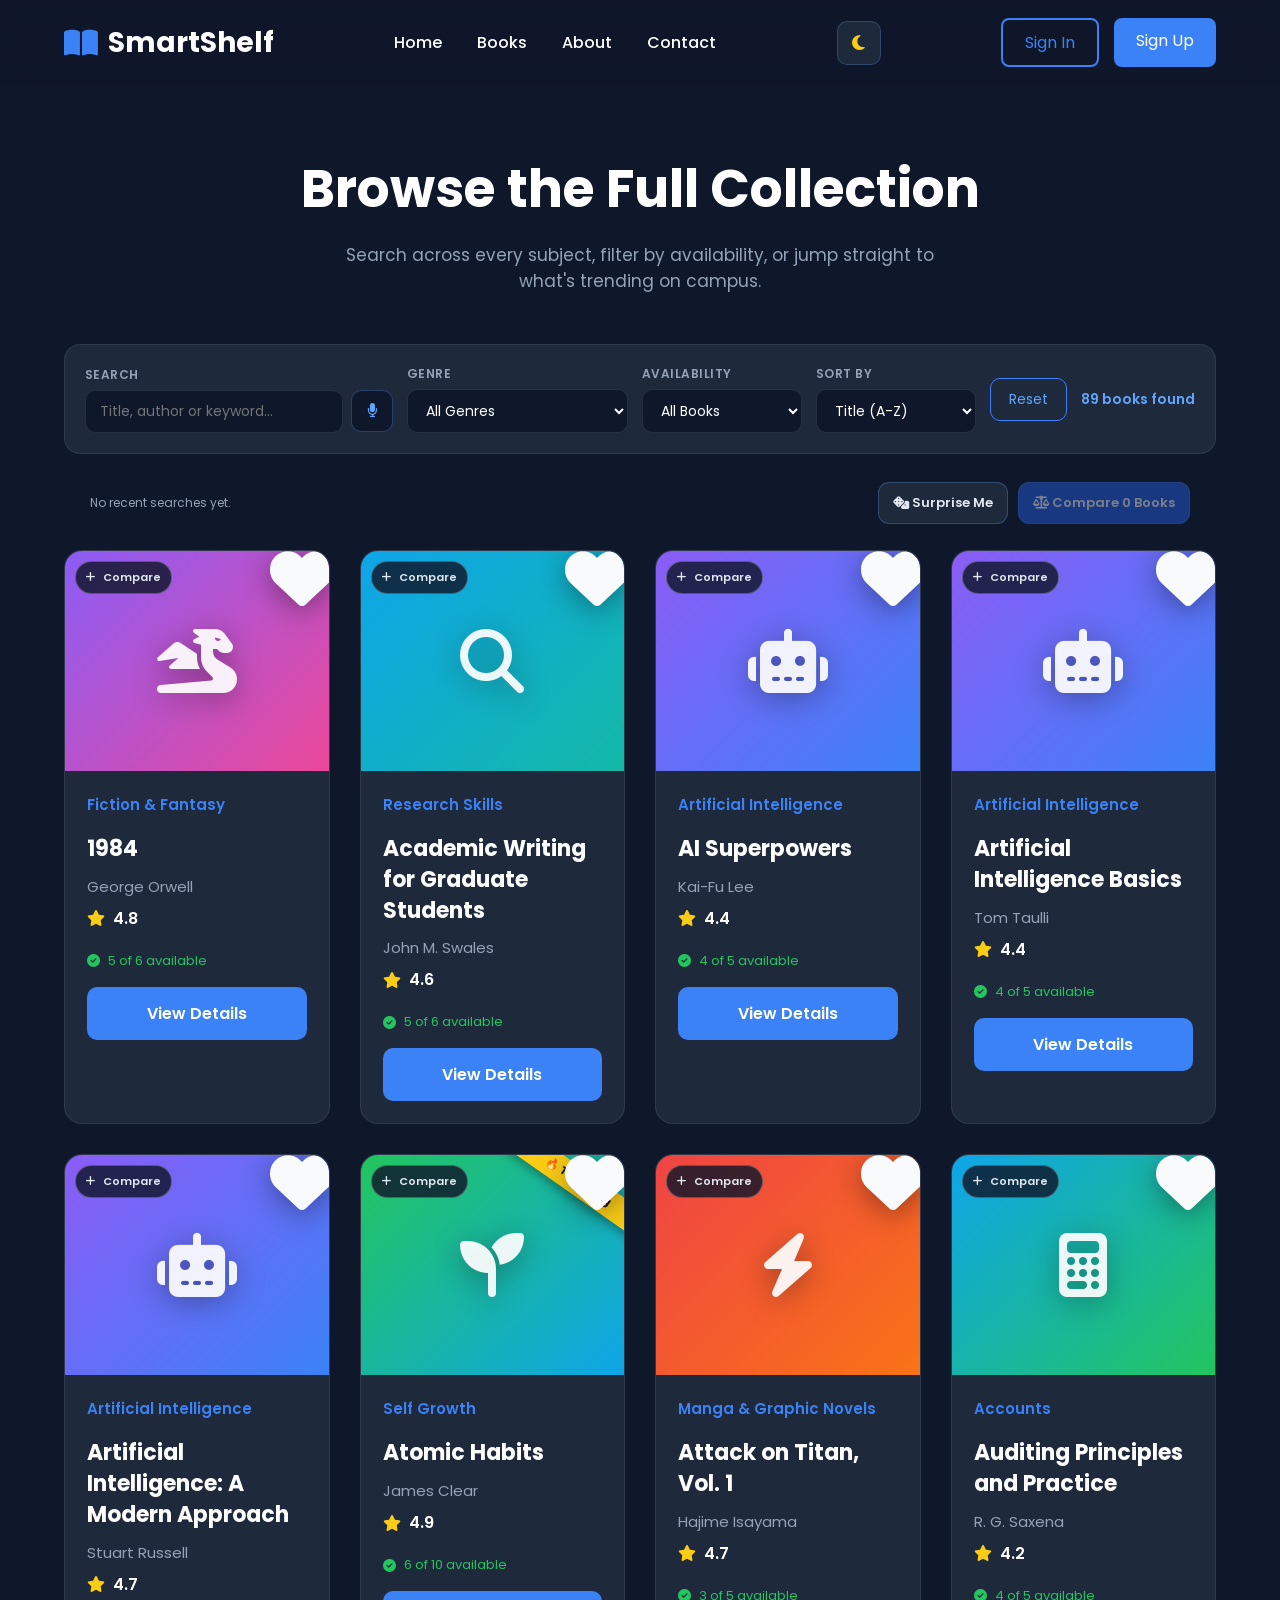
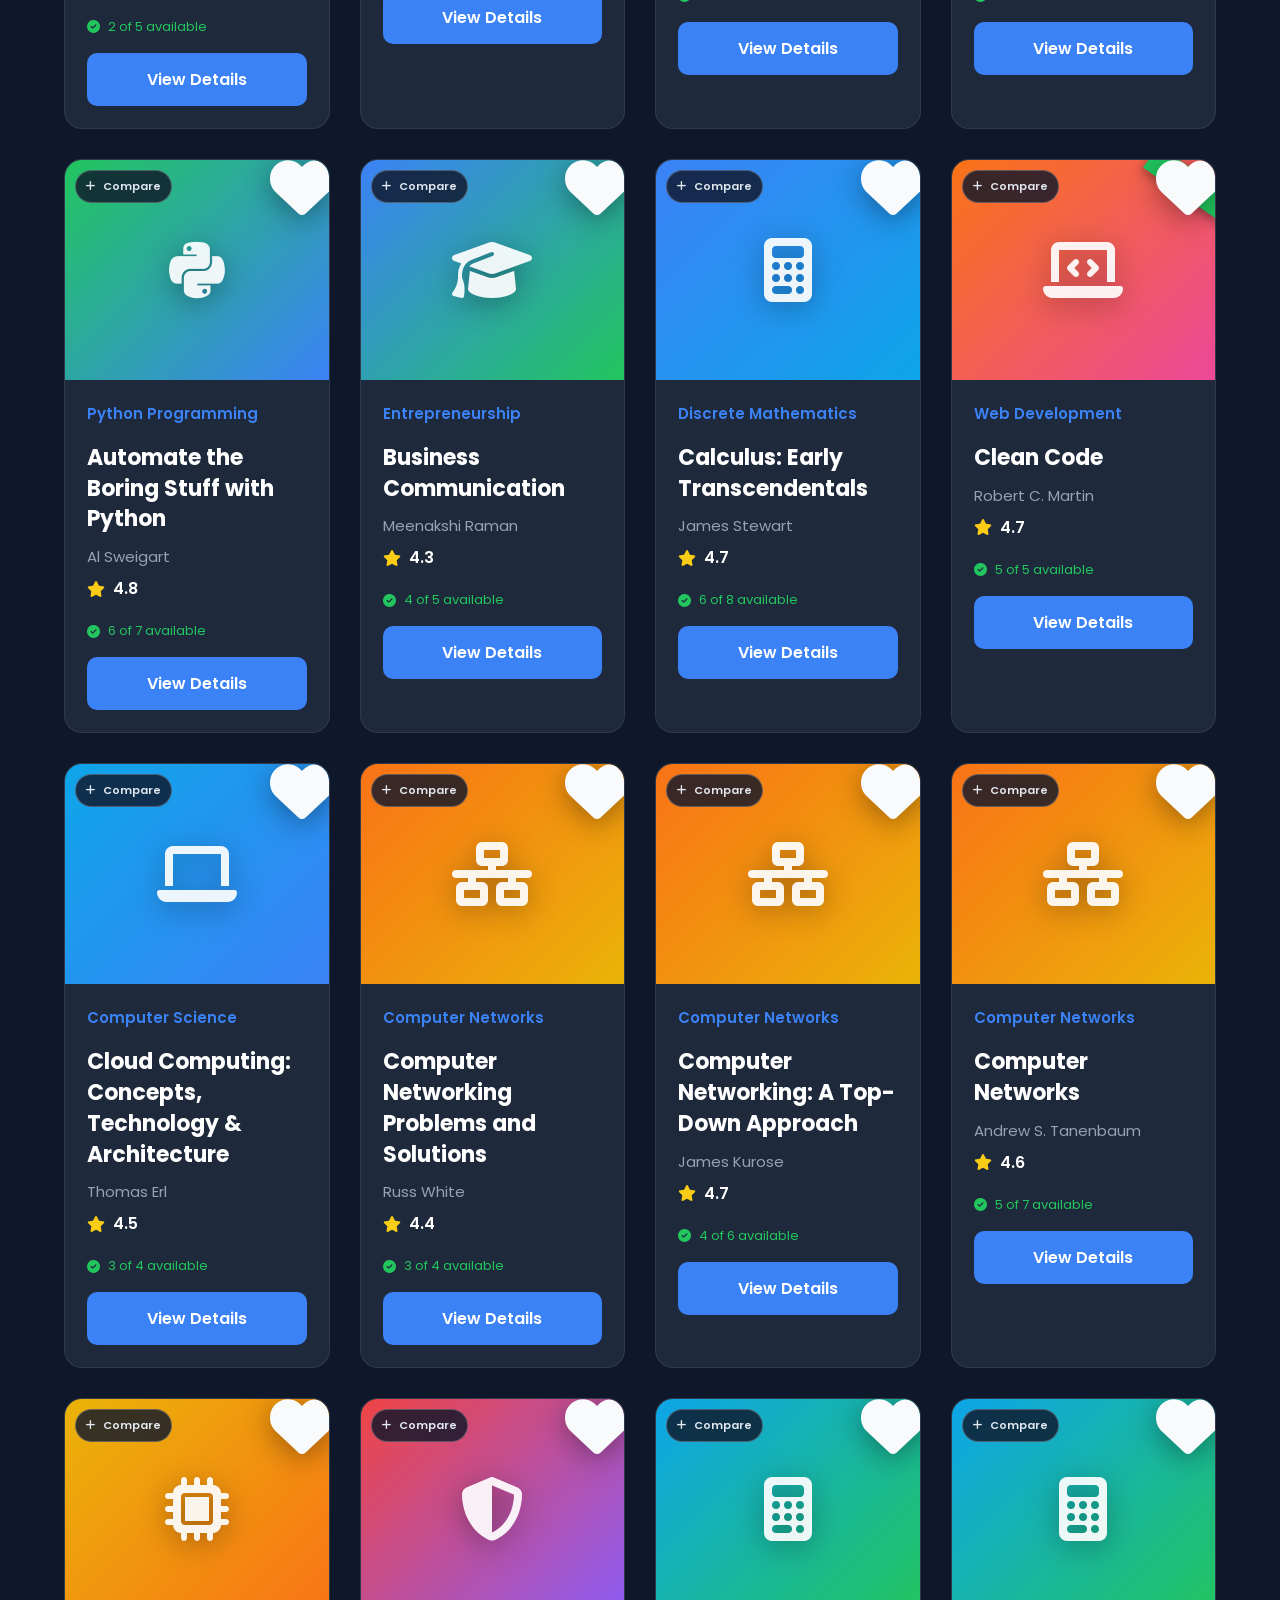
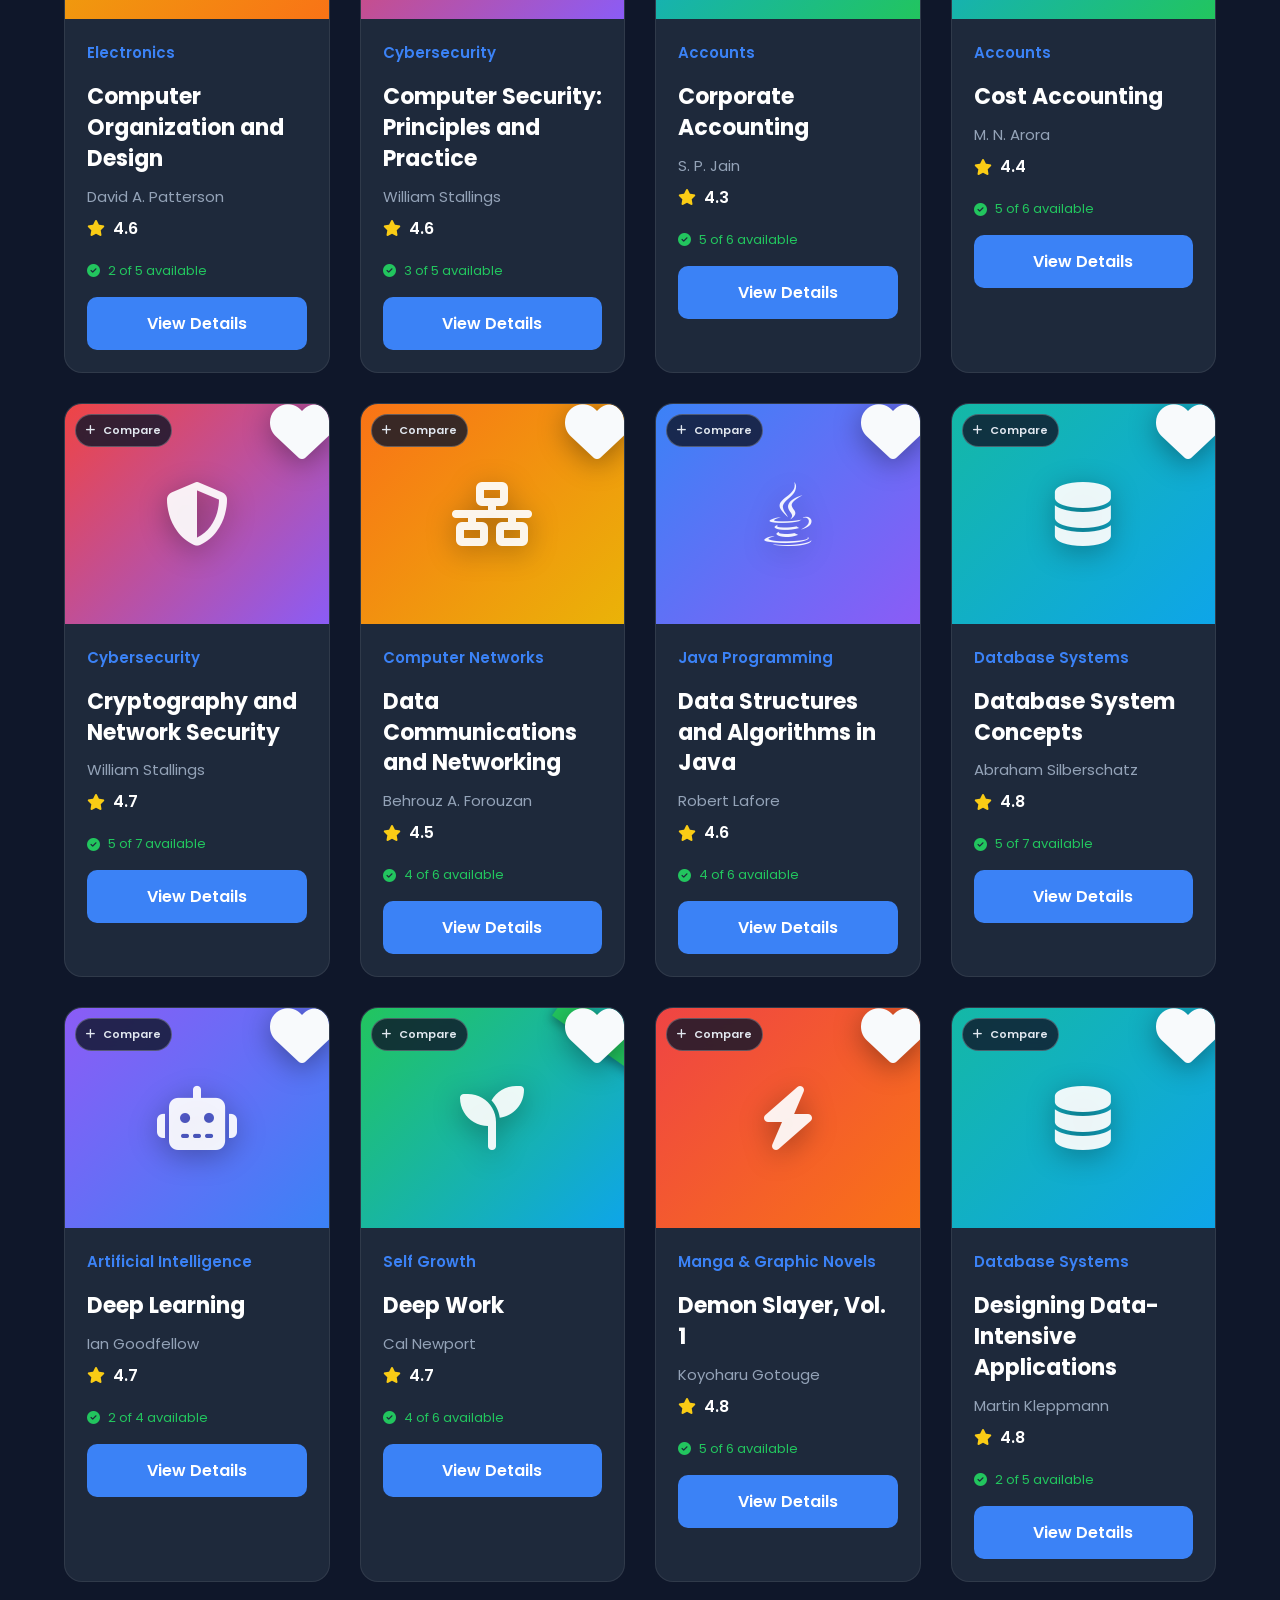
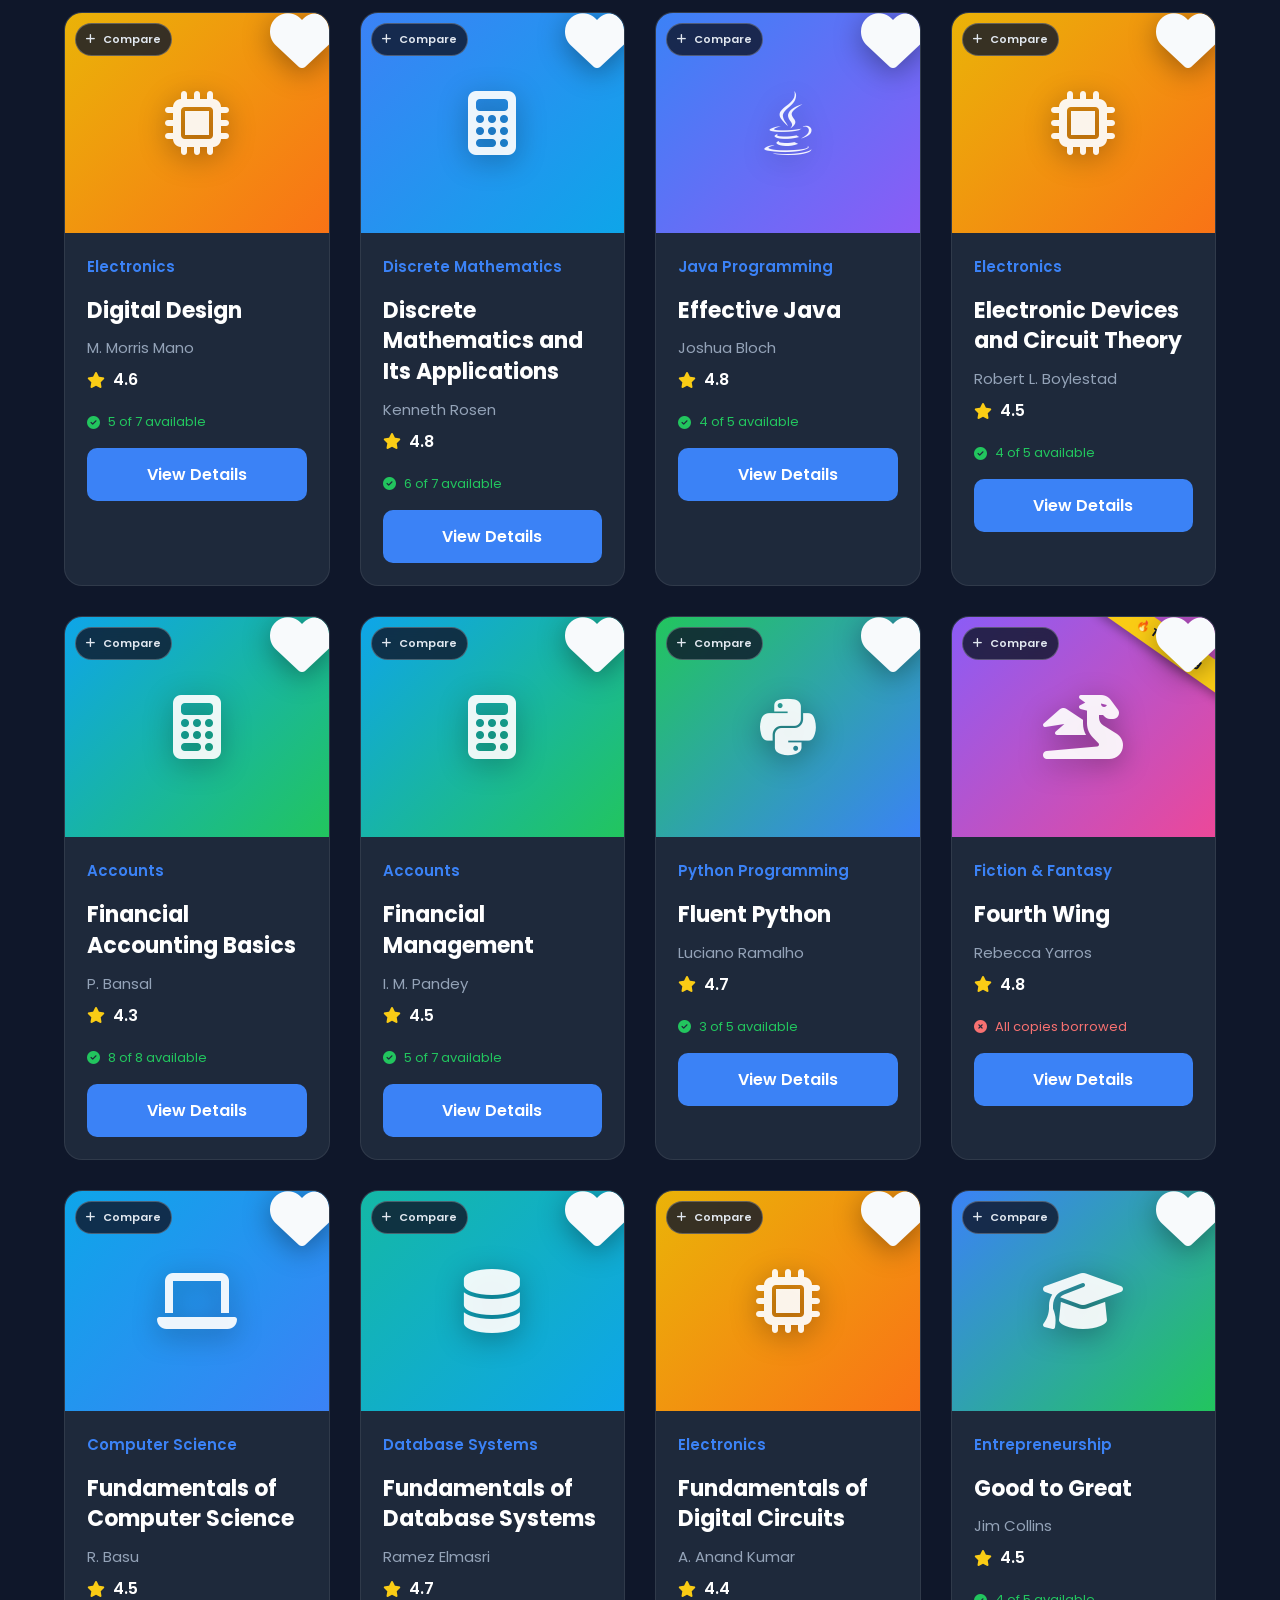
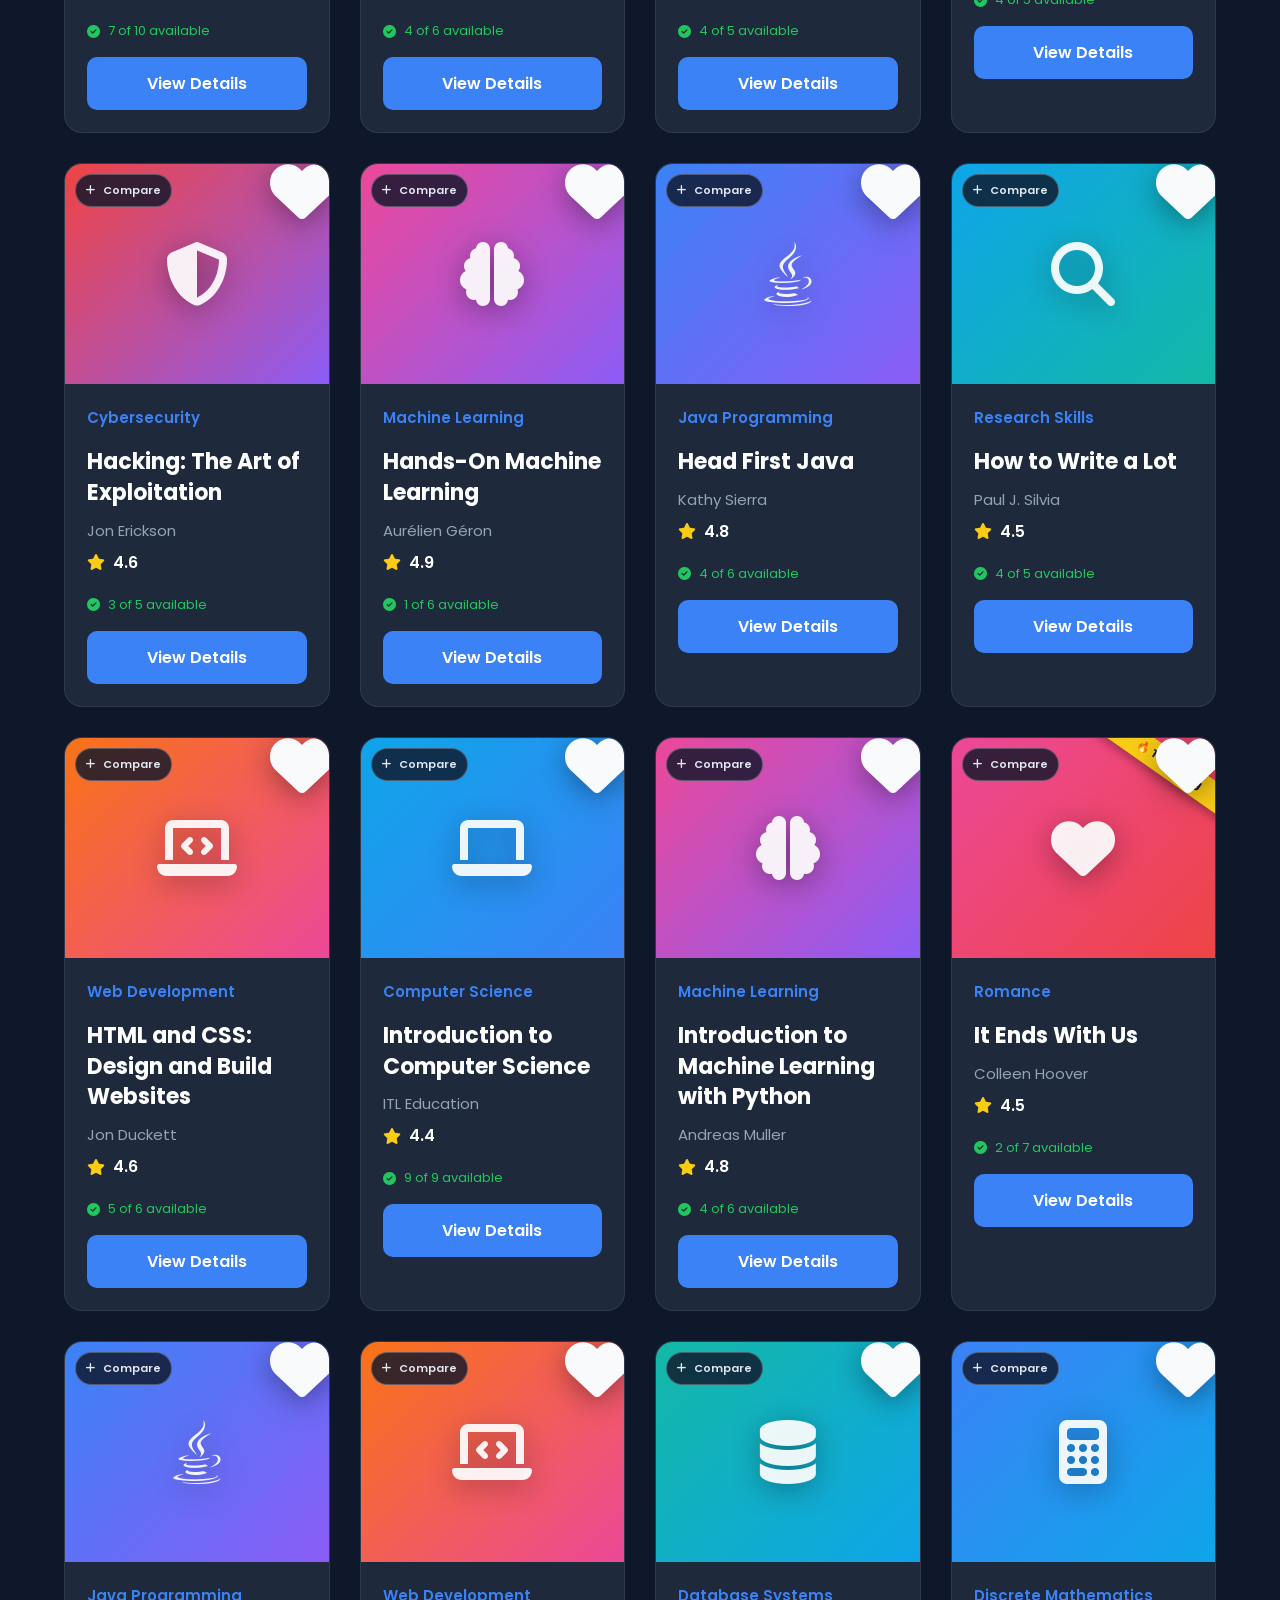
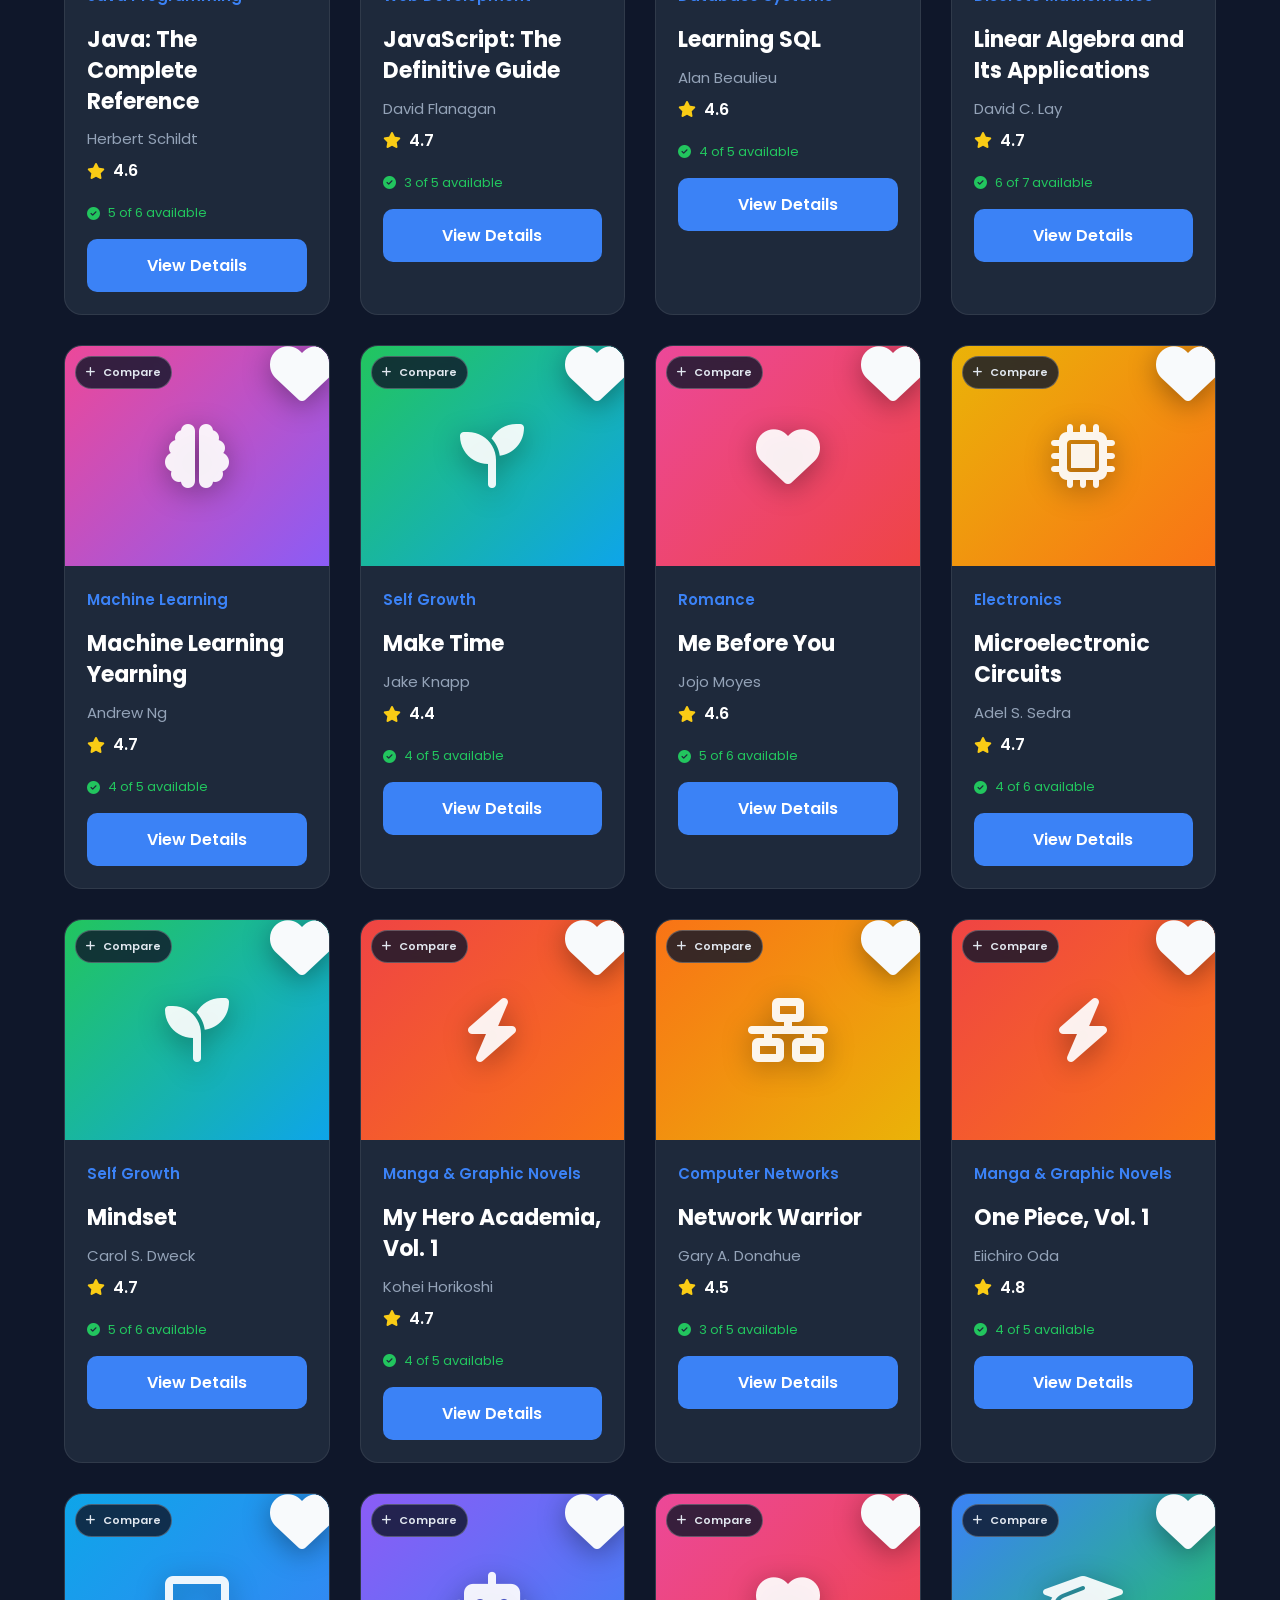
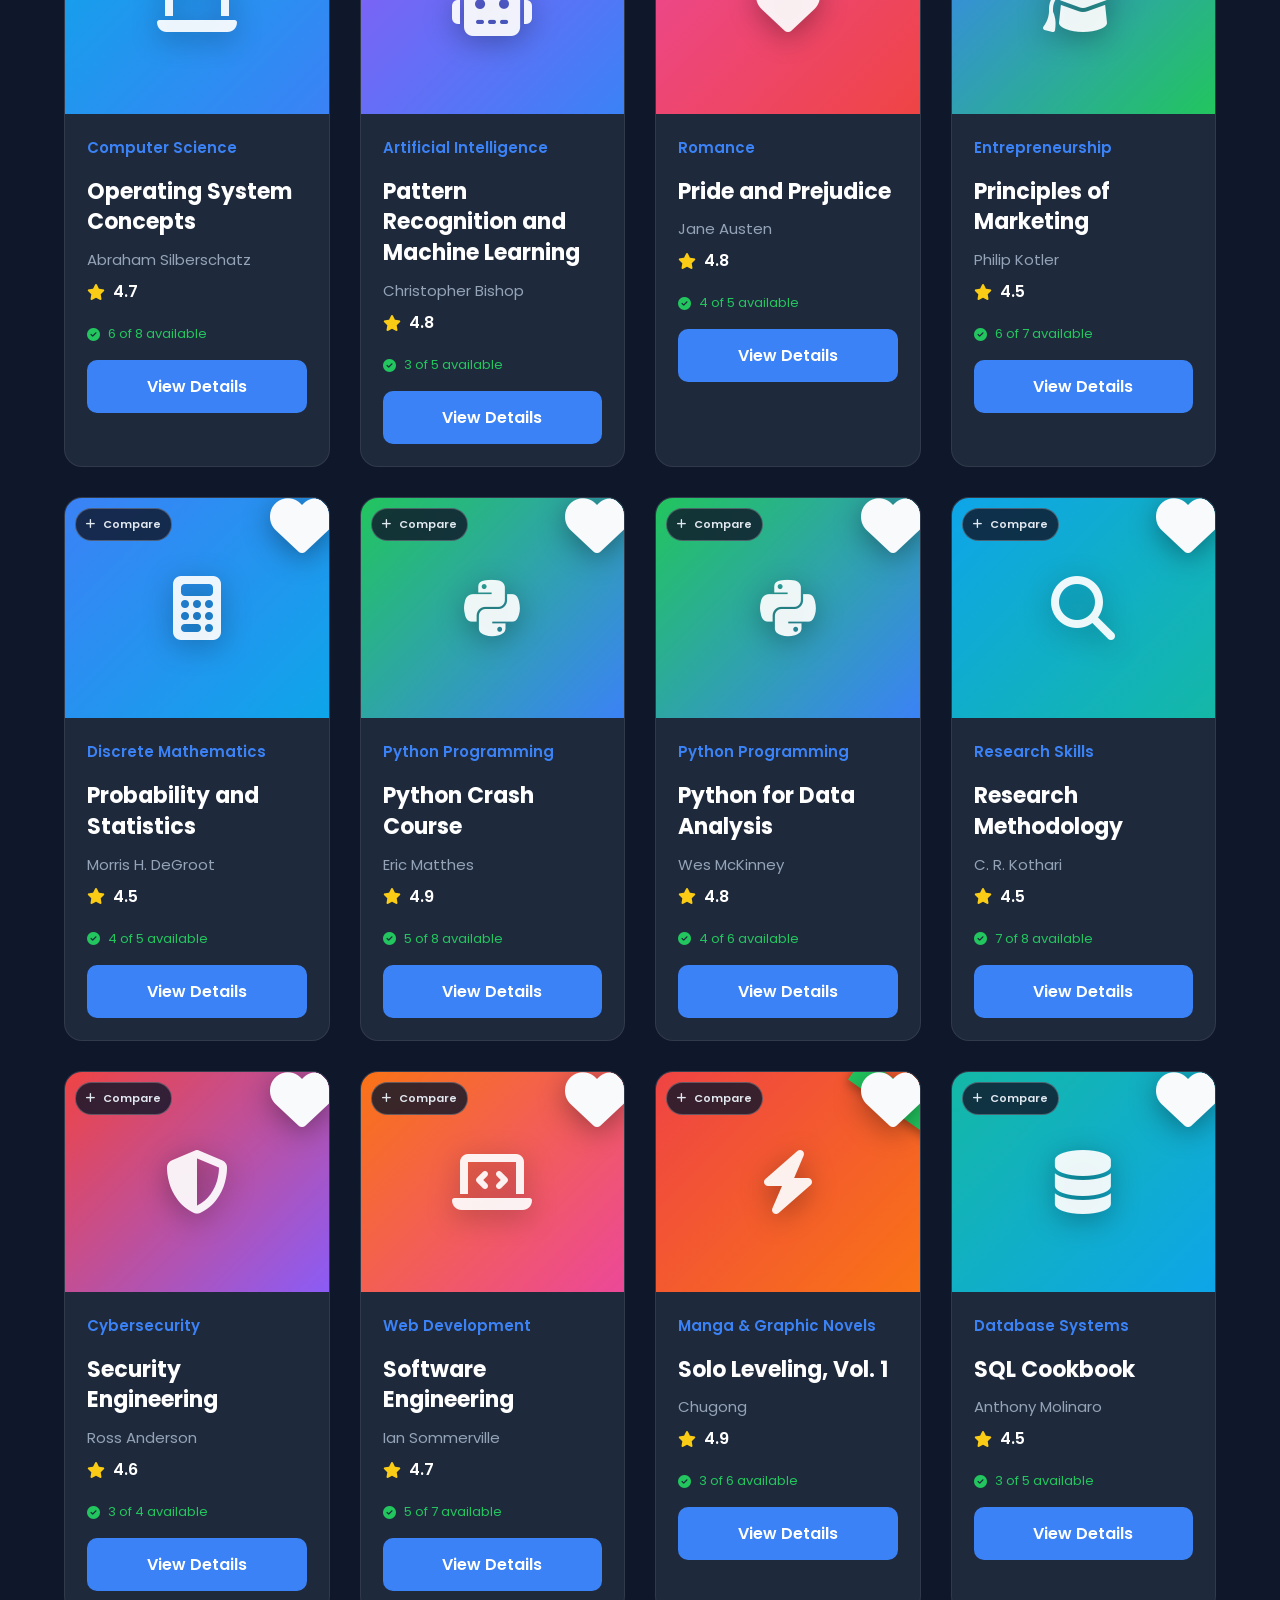
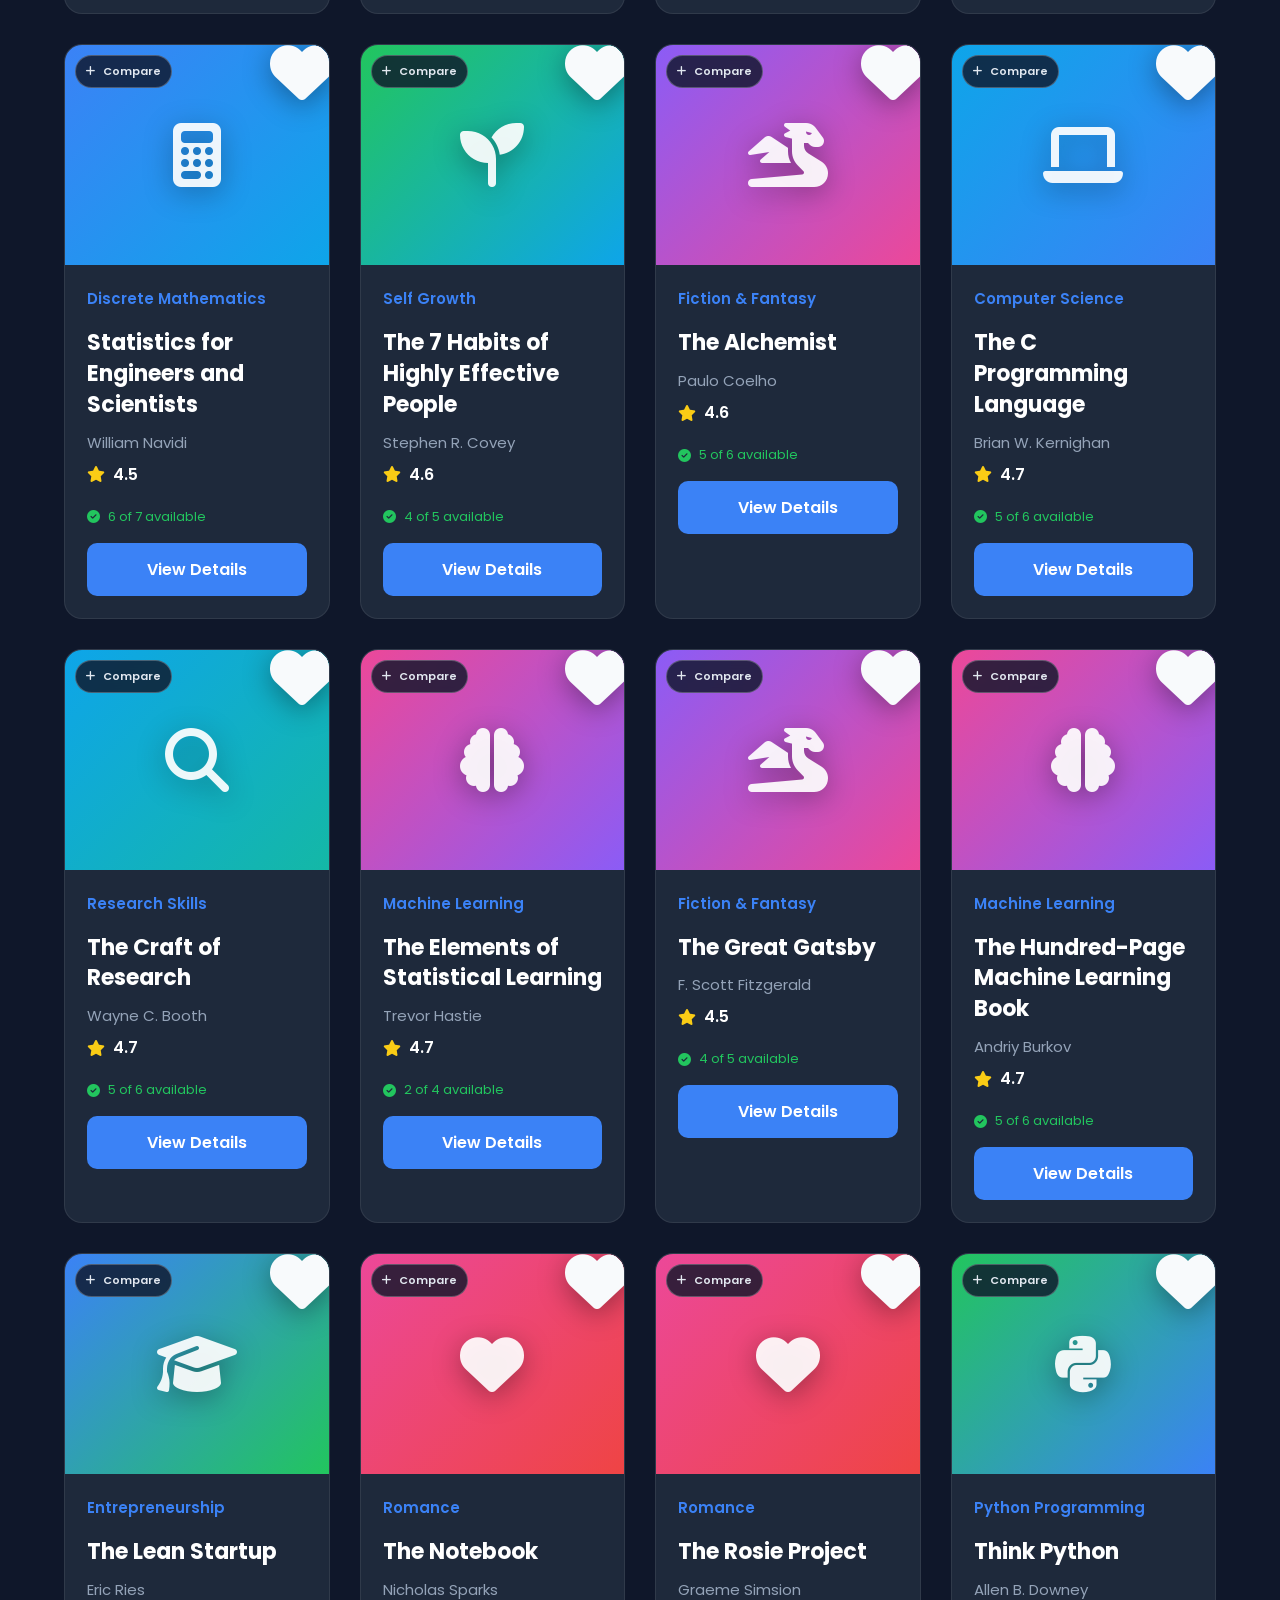
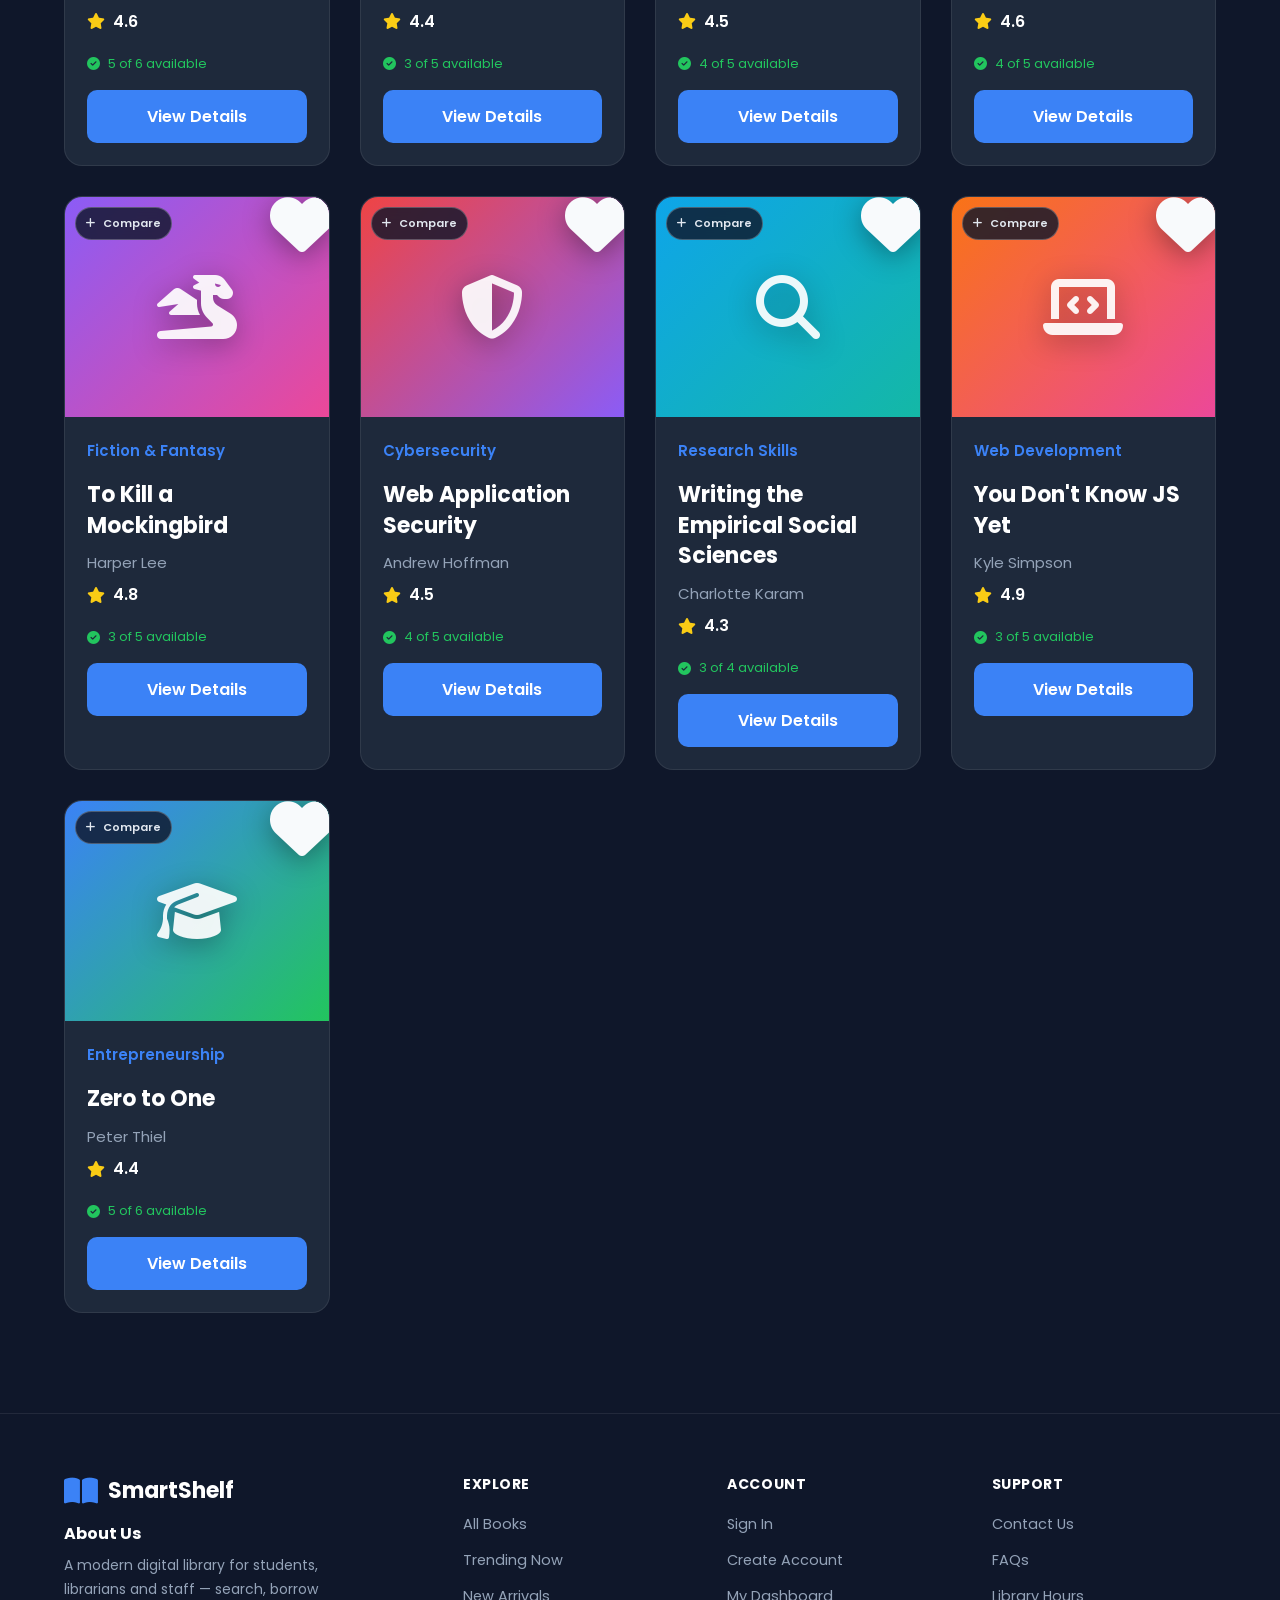
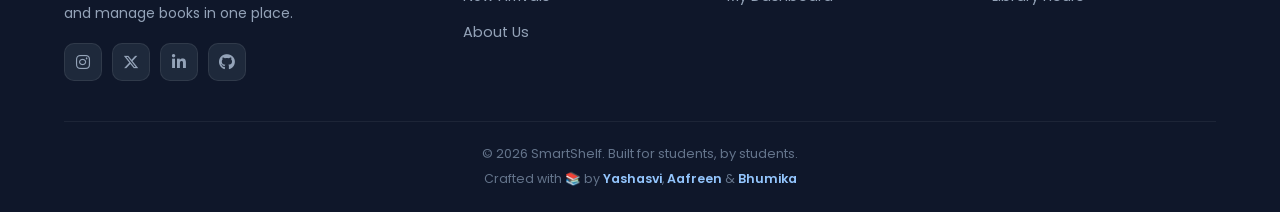
<file: catalog.html>
<!DOCTYPE html>
<html lang="en">

<head>
    <meta charset="UTF-8">
    <meta name="viewport" content="width=device-width, initial-scale=1.0">
    <title>Browse Books | SmartShelf</title>

    <link rel="stylesheet" href="style.css">
    <link rel="stylesheet" href="enhancements.css">
    <link href="https://fonts.googleapis.com/css2?family=Poppins:wght@300;400;500;600;700;800&display=swap" rel="stylesheet">
    <link rel="stylesheet" href="https://cdnjs.cloudflare.com/ajax/libs/font-awesome/6.7.2/css/all.min.css">
</head>

<body>

    <header>
        <nav class="navbar">
            <div class="logo">
                <i class="fa-solid fa-book-open"></i>
                <h2>SmartShelf</h2>
            </div>
            <ul class="nav-links">
                <li><a href="index.html">Home</a></li>
                <li><a href="catalog.html">Books</a></li>
                <li><a href="about.html">About</a></li>
                <li><a href="contact.html">Contact</a></li>
            </ul>
            <button class="theme-toggle" id="themeToggle" type="button" aria-label="Toggle dark and light mode">
                <i class="fa-solid fa-moon"></i>
            </button>
            <button class="menu-toggle" type="button" aria-label="Open navigation" aria-expanded="false">
                <i class="fa-solid fa-bars"></i>
            </button>
            <div class="nav-btn">
                <a href="login.html" class="login-btn">Sign In</a>
                <a href="signup.html" class="signup-btn">Sign Up</a>
            </div>
        </nav>
    </header>

    <main>
        <div class="page-hero">
            <h1>Browse the Full Collection</h1>
            <p>Search across every subject, filter by availability, or jump straight to what's trending on campus.</p>
        </div>

        <div class="filter-bar">
            <div class="filter-group search-filter-group" style="flex:1; min-width:220px;">
                <label>Search</label>
                <div class="voice-search-wrap">
                    <input type="text" id="searchInput" autocomplete="off" placeholder="Title, author or keyword...">
                    <button class="voice-btn" id="voiceSearchBtn" type="button" title="Search by voice" aria-label="Search by voice"><i class="fa-solid fa-microphone"></i></button>
                </div>
                <div class="search-suggestions" id="searchSuggestions" aria-live="polite"></div>
            </div>
            <div class="filter-group">
                <label>Genre</label>
                <select id="genreFilter">
                    <option value="">All Genres</option>
                </select>
            </div>
            <div class="filter-group">
                <label>Availability</label>
                <select id="availFilter">
                    <option value="">All Books</option>
                    <option value="available">Available Now</option>
                    <option value="trending">🔥 Trending</option>
                    <option value="new">✨ New Arrivals</option>
                </select>
            </div>
            <div class="filter-group">
                <label>Sort By</label>
                <select id="sortFilter">
                    <option value="title">Title (A-Z)</option>
                    <option value="rating">Highest Rated</option>
                    <option value="year">Newest First</option>
                </select>
            </div>
            <button class="filter-reset" id="resetBtn">Reset</button>
            <span class="filter-count" id="resultCount">0 books found</span>
        </div>

        <div class="catalog-tools">
            <div class="recent-searches" id="recentSearches"></div>
            <div class="catalog-tool-actions">
                <button class="tool-btn" id="surpriseBtn" type="button"><i class="fa-solid fa-dice"></i> Surprise Me</button>
                <button class="tool-btn primary" id="compareBtn" type="button" disabled><i class="fa-solid fa-scale-balanced"></i> Compare 0 Books</button>
            </div>
        </div>
        <div class="catalog-loading" id="catalogLoading"><i class="fa-solid fa-circle-notch fa-spin"></i> Loading books with JavaScript Promise...</div>
        <div class="catalog-grid" id="catalogGrid"></div>
        <div class="surprise-card" id="surpriseCard"></div>
        <div class="compare-modal" id="compareModal"><div class="compare-box"><div class="compare-head"><div><span class="subject">JavaScript comparison</span><h2>Compare Selected Books</h2></div><button class="compare-close" id="compareClose" type="button">&times;</button></div><div id="compareContent"></div></div></div>

        <div class="empty-state" id="emptyState" style="display:none;">
            <i class="fa-solid fa-book-skull"></i>
            <h3>No books match your filters</h3>
            <p>Try a different search term or reset your filters.</p>
        </div>
    </main>

    <footer class="site-footer">
        <div class="footer-inner">
            <div class="footer-about">
                <div class="logo">
                    <i class="fa-solid fa-book-open"></i>
                    <h2>SmartShelf</h2>
                </div>
                <h4 style="margin:14px 0 8px;">About Us</h4>
                <p>A modern digital library for students, librarians and staff — search, borrow and manage books in one place.</p>
                <div class="footer-social">
                    <a href="#"><i class="fa-brands fa-instagram"></i></a>
                    <a href="#"><i class="fa-brands fa-x-twitter"></i></a>
                    <a href="#"><i class="fa-brands fa-linkedin-in"></i></a>
                    <a href="#"><i class="fa-brands fa-github"></i></a>
                </div>
            </div>
            <div class="footer-col">
                <h4>Explore</h4>
                <ul>
                    <li><a href="catalog.html">All Books</a></li>
                    <li><a href="catalog.html?trend=1">Trending Now</a></li>
                    <li><a href="catalog.html?filter=new">New Arrivals</a></li>
                    <li><a href="about.html">About Us</a></li>
                </ul>
            </div>
            <div class="footer-col">
                <h4>Account</h4>
                <ul>
                    <li><a href="login.html">Sign In</a></li>
                    <li><a href="signup.html">Create Account</a></li>
                    <li><a href="dashboard.html">My Dashboard</a></li>
                </ul>
            </div>
            <div class="footer-col">
                <h4>Support</h4>
                <ul>
                    <li><a href="contact.html">Contact Us</a></li>
                    <li><a href="about.html">FAQs</a></li>
                    <li><a href="#">Library Hours</a></li>
                </ul>
            </div>
        </div>
        <div class="footer-bottom">
            <p>&copy; 2026 SmartShelf. Built for students, by students.</p>
            <p class="footer-credit">Crafted with 📚 by <strong>Yashasvi</strong>, <strong>Aafreen</strong> &amp; <strong>Bhumika</strong></p>
        </div>
    </footer>

    <script src="data.js"></script>
    <script src="app.js"></script>
    <script>
        const params = new URLSearchParams(location.search);
        const genreSelect = document.getElementById("genreFilter");
        const searchInput = document.getElementById("searchInput");
        const availFilter = document.getElementById("availFilter");
        const sortFilter = document.getElementById("sortFilter");
        const grid = document.getElementById("catalogGrid");
        const emptyState = document.getElementById("emptyState");
        const resultCount = document.getElementById("resultCount");
        const suggestionsBox = document.getElementById("searchSuggestions");
        const loadingBox = document.getElementById("catalogLoading");
        const compareBtn = document.getElementById("compareBtn");
        const compareModal = document.getElementById("compareModal");
        const selectedCompare = new Set();
        let catalogRequest = 0;

        Object.entries(GENRES).forEach(([key, g]) => {
            const opt = document.createElement("option"); opt.value = key; opt.textContent = g.label; genreSelect.appendChild(opt);
        });
        if (params.get("q")) searchInput.value = params.get("q");
        if (params.get("genre")) genreSelect.value = params.get("genre");
        if (params.get("trend")) availFilter.value = "trending";
        if (params.get("filter") === "new") availFilter.value = "new";

        function updateCompareButton() {
            compareBtn.disabled = selectedCompare.size < 2;
            compareBtn.innerHTML = `<i class="fa-solid fa-scale-balanced"></i> Compare ${selectedCompare.size} Book${selectedCompare.size === 1 ? "" : "s"}`;
        }
        function addCompareControls() {
            grid.querySelectorAll(".book-card").forEach(card => {
                const id = card.dataset.id;
                const button = document.createElement("button");
                button.type = "button";
                button.className = `compare-select ${selectedCompare.has(id) ? "active" : ""}`;
                button.innerHTML = `<i class="fa-solid ${selectedCompare.has(id) ? "fa-check" : "fa-plus"}"></i> Compare`;
                button.addEventListener("click", (e) => {
                    e.preventDefault(); e.stopPropagation();
                    if (selectedCompare.has(id)) selectedCompare.delete(id);
                    else if (selectedCompare.size >= 3) { toast("You can compare up to 3 books at a time.", "info"); return; }
                    else selectedCompare.add(id);
                    button.classList.toggle("active", selectedCompare.has(id));
                    button.innerHTML = `<i class="fa-solid ${selectedCompare.has(id) ? "fa-check" : "fa-plus"}"></i> Compare`;
                    updateCompareButton();
                });
                card.appendChild(button);
            });
        }
        async function render() {
            const request = ++catalogRequest;
            loadingBox.classList.add("show");
            try {
                let books = await loadBooksAsync(); // Promise use #1
                if (request !== catalogRequest) return;
                const q = searchInput.value.trim().toLowerCase();
                const genre = genreSelect.value, avail = availFilter.value, sort = sortFilter.value;
                if (q) books = books.filter(b => b.title.toLowerCase().includes(q) || b.author.toLowerCase().includes(q));
                if (genre) books = books.filter(b => b.genre === genre);
                if (avail === "available") books = books.filter(b => b.available > 0);
                if (avail === "trending") books = books.filter(b => b.trending);
                if (avail === "new") books = books.filter(b => b.isNew);
                if (sort === "title") books = [...books].sort((a,b)=>a.title.localeCompare(b.title));
                if (sort === "rating") books = [...books].sort((a,b)=>getBookDisplayRating(b)-getBookDisplayRating(a));
                if (sort === "year") books = [...books].sort((a,b)=>(b.year||0)-(a.year||0));
                resultCount.textContent = `${books.length} book${books.length !== 1 ? "s" : ""} found`;
                if (!books.length) { grid.style.display="none"; emptyState.style.display="block"; }
                else { grid.style.display="grid"; emptyState.style.display="none"; grid.innerHTML=books.map(bookCardHTML).join(""); addCompareControls(); }
            } catch (error) {
                toast("Catalog could not be loaded. Please retry.", "error"); console.error(error);
            } finally { if (request === catalogRequest) loadingBox.classList.remove("show"); }
        }
        function renderSuggestions() {
            const matches = searchBookSuggestions(searchInput.value, 6);
            if (!matches.length) { suggestionsBox.classList.remove("open"); suggestionsBox.innerHTML=""; return; }
            suggestionsBox.innerHTML = matches.map(book => `<button type="button" class="suggestion-item" data-id="${book.id}"><span><strong>${escapeHTML(book.title)}</strong><small>${escapeHTML(book.author)}</small></span><span class="suggestion-rating">⭐ ${getBookDisplayRating(book).toFixed(1)}</span></button>`).join("");
            suggestionsBox.classList.add("open");
        }
        function renderRecentSearches() {
            const box = document.getElementById("recentSearches");
            const terms = getRecentSearches();
            box.innerHTML = terms.length ? `<span>Recent:</span>${terms.map(t=>`<button type="button" class="recent-chip" data-term="${escapeHTML(t)}">${escapeHTML(t)}</button>`).join("")}<button type="button" class="recent-clear" id="clearRecent">Clear</button>` : `<span>No recent searches yet.</span>`;
            box.querySelectorAll(".recent-chip").forEach(btn => btn.addEventListener("click",()=>{searchInput.value=btn.dataset.term; render(); renderSuggestions();}));
            document.getElementById("clearRecent")?.addEventListener("click",()=>{clearRecentSearches(); renderRecentSearches();});
        }
        searchInput.addEventListener("input",()=>{render();renderSuggestions();});
        searchInput.addEventListener("focus",renderSuggestions);
        searchInput.addEventListener("keydown",e=>{ if(e.key==="Enter"){ saveRecentSearch(searchInput.value); renderRecentSearches(); suggestionsBox.classList.remove("open"); }});
        suggestionsBox.addEventListener("click",e=>{const item=e.target.closest(".suggestion-item");if(!item)return;const b=getAllBooks().find(x=>x.id===item.dataset.id);if(b)saveRecentSearch(b.title);location.href=`book-details.html?id=${item.dataset.id}`;});
        document.addEventListener("click",e=>{if(!e.target.closest(".search-filter-group"))suggestionsBox.classList.remove("open");});
        [genreSelect,availFilter,sortFilter].forEach(el=>el.addEventListener("change",render));
        document.getElementById("resetBtn").addEventListener("click",()=>{searchInput.value="";genreSelect.value="";availFilter.value="";sortFilter.value="title";render();});

        document.getElementById("voiceSearchBtn").addEventListener("click",()=>{
            const btn=document.getElementById("voiceSearchBtn");
            startVoiceSearch(text=>{searchInput.value=text;saveRecentSearch(text);renderRecentSearches();render();renderSuggestions();toast(`Voice search: ${text}`,"success");}, listening=>btn.classList.toggle("listening",listening));
        });

        document.getElementById("surpriseBtn").addEventListener("click",()=>{
            const book=pickSurpriseBook(); if(!book){toast("No available book found right now.","info");return;}
            const box=document.getElementById("surpriseCard");
            box.innerHTML=`<span class="subject">Surprise pick</span><h3>${escapeHTML(book.title)}</h3><p>${escapeHTML(book.author)} · ${escapeHTML(genreOf(book).label)} · ⭐ ${getBookDisplayRating(book).toFixed(1)}</p><div class="surprise-actions"><a href="book-details.html?id=${book.id}">View Details</a><button type="button" id="pickAgain">Pick Another</button></div>`;
            box.classList.add("show"); document.getElementById("pickAgain").onclick=()=>document.getElementById("surpriseBtn").click(); setTimeout(()=>box.classList.remove("show"),12000);
        });

        compareBtn.addEventListener("click",()=>{
            const books=[...selectedCompare].map(id=>getAllBooks().find(b=>b.id===id)).filter(Boolean); if(books.length<2)return;
            const rows=[
                ["Author",b=>b.author],["Genre",b=>genreOf(b).label],["Rating",b=>`⭐ ${getBookDisplayRating(b).toFixed(1)}`],["Pages",b=>b.pages||"—"],["Availability",b=>`${b.available} / ${b.copies}`],["Year",b=>b.year||"—"],["Est. reading time",b=>b.pages?`${Math.max(1,Math.round(b.pages/45))} hrs`:"—"]
            ];
            document.getElementById("compareContent").innerHTML=`<div style="overflow:auto"><table class="compare-table"><thead><tr><th>Feature</th>${books.map(b=>`<th><div class="compare-book-title">${escapeHTML(b.title)}</div><small>${escapeHTML(b.author)}</small></th>`).join("")}</tr></thead><tbody>${rows.map(([label,fn])=>`<tr><td>${label}</td>${books.map(b=>`<td>${fn(b)}</td>`).join("")}</tr>`).join("")}</tbody></table></div>`;
            compareModal.classList.add("open");
        });
        document.getElementById("compareClose").addEventListener("click",()=>compareModal.classList.remove("open"));
        compareModal.addEventListener("click",e=>{if(e.target===compareModal)compareModal.classList.remove("open")});
        window.addEventListener("smartshelf:undo",render);
        renderRecentSearches(); updateCompareButton(); render();
        if(params.get("focus")==="search") setTimeout(()=>searchInput.focus(),200);

        const menuToggle=document.querySelector(".menu-toggle"),navLinks=document.querySelector(".nav-links");
        if(menuToggle&&navLinks){menuToggle.addEventListener("click",()=>{const isOpen=navLinks.classList.toggle("nav-open");menuToggle.setAttribute("aria-expanded",isOpen);menuToggle.innerHTML=isOpen?'<i class="fa-solid fa-xmark"></i>':'<i class="fa-solid fa-bars"></i>';});navLinks.querySelectorAll("a").forEach(link=>link.addEventListener("click",()=>{navLinks.classList.remove("nav-open");menuToggle.setAttribute("aria-expanded","false");menuToggle.innerHTML='<i class="fa-solid fa-bars"></i>';}));}
    </script>

</body>
</html>
</file>
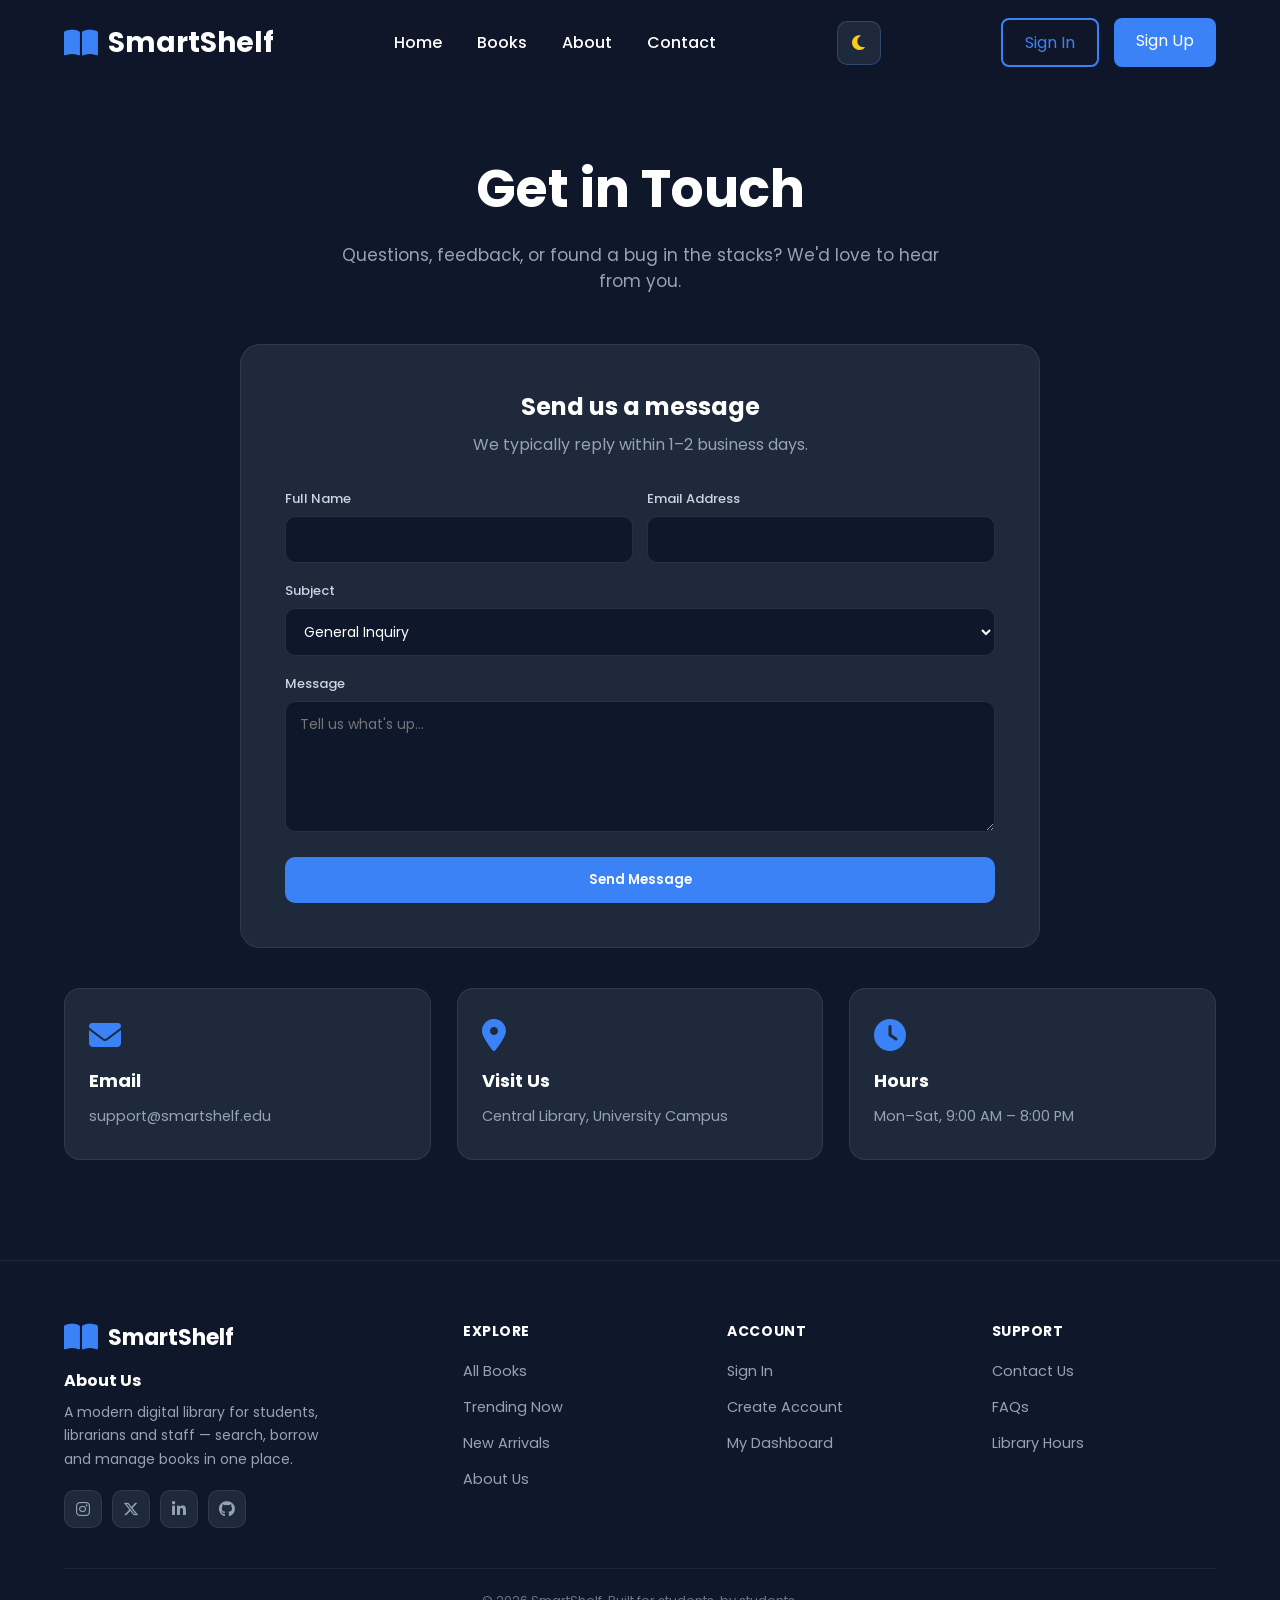
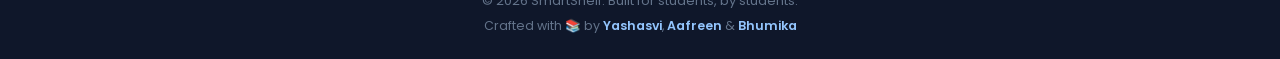
<file: contact.html>
<!DOCTYPE html>
<html lang="en">

<head>
    <meta charset="UTF-8">
    <meta name="viewport" content="width=device-width, initial-scale=1.0">
    <title>Contact | SmartShelf</title>

    <link rel="stylesheet" href="style.css">
    <link rel="stylesheet" href="enhancements.css">
    <link href="https://fonts.googleapis.com/css2?family=Poppins:wght@300;400;500;600;700;800&display=swap" rel="stylesheet">
    <link rel="stylesheet" href="https://cdnjs.cloudflare.com/ajax/libs/font-awesome/6.7.2/css/all.min.css">
</head>

<body>

    <header>
        <nav class="navbar">
            <div class="logo">
                <i class="fa-solid fa-book-open"></i>
                <h2>SmartShelf</h2>
            </div>
            <ul class="nav-links">
                <li><a href="index.html">Home</a></li>
                <li><a href="catalog.html">Books</a></li>
                <li><a href="about.html">About</a></li>
                <li><a href="contact.html">Contact</a></li>
            </ul>
            <button class="theme-toggle" id="themeToggle" type="button" aria-label="Toggle dark and light mode">
                <i class="fa-solid fa-moon"></i>
            </button>
            <button class="menu-toggle" type="button" aria-label="Open navigation" aria-expanded="false">
                <i class="fa-solid fa-bars"></i>
            </button>
            <div class="nav-btn">
                <a href="login.html" class="login-btn">Sign In</a>
                <a href="signup.html" class="signup-btn">Sign Up</a>
            </div>
        </nav>
    </header>

    <main>
        <div class="page-hero">
            <h1>Get in Touch</h1>
            <p>Questions, feedback, or found a bug in the stacks? We'd love to hear from you.</p>
        </div>

        <div class="contact-wrap">
            <h2>Send us a message</h2>
            <p>We typically reply within 1–2 business days.</p>

            <form id="contactForm">
                <div class="form-row-2">
                    <div class="form-group">
                        <label>Full Name</label>
                        <input type="text" id="cName" required>
                    </div>
                    <div class="form-group">
                        <label>Email Address</label>
                        <input type="email" id="cEmail" required>
                    </div>
                </div>
                <div class="form-group">
                    <label>Subject</label>
                    <select id="cSubject">
                        <option>General Inquiry</option>
                        <option>Report a Missing Book</option>
                        <option>Account Issue</option>
                        <option>Suggest a Book</option>
                        <option>Something Else</option>
                    </select>
                </div>
                <div class="form-group">
                    <label>Message</label>
                    <textarea id="cMessage" rows="5" required placeholder="Tell us what's up..."></textarea>
                </div>
                <button type="submit" style="width:100%; padding:13px; border:none; border-radius:10px; background:#3B82F6; color:#fff; font-weight:600; cursor:pointer;">Send Message</button>
            </form>
        </div>

        <div class="about-grid" style="margin-top:-60px;">
            <div class="about-card">
                <i class="fa-solid fa-envelope"></i>
                <h3>Email</h3>
                <p>support@smartshelf.edu</p>
            </div>
            <div class="about-card">
                <i class="fa-solid fa-location-dot"></i>
                <h3>Visit Us</h3>
                <p>Central Library, University Campus</p>
            </div>
            <div class="about-card">
                <i class="fa-solid fa-clock"></i>
                <h3>Hours</h3>
                <p>Mon–Sat, 9:00 AM – 8:00 PM</p>
            </div>
        </div>
    </main>

    <footer class="site-footer">
        <div class="footer-inner">
            <div class="footer-about">
                <div class="logo">
                    <i class="fa-solid fa-book-open"></i>
                    <h2>SmartShelf</h2>
                </div>
                <h4 style="margin:14px 0 8px;">About Us</h4>
                <p>A modern digital library for students, librarians and staff — search, borrow and manage books in one place.</p>
                <div class="footer-social">
                    <a href="#"><i class="fa-brands fa-instagram"></i></a>
                    <a href="#"><i class="fa-brands fa-x-twitter"></i></a>
                    <a href="#"><i class="fa-brands fa-linkedin-in"></i></a>
                    <a href="#"><i class="fa-brands fa-github"></i></a>
                </div>
            </div>
            <div class="footer-col">
                <h4>Explore</h4>
                <ul>
                    <li><a href="catalog.html">All Books</a></li>
                    <li><a href="catalog.html?trend=1">Trending Now</a></li>
                    <li><a href="catalog.html?filter=new">New Arrivals</a></li>
                    <li><a href="about.html">About Us</a></li>
                </ul>
            </div>
            <div class="footer-col">
                <h4>Account</h4>
                <ul>
                    <li><a href="login.html">Sign In</a></li>
                    <li><a href="signup.html">Create Account</a></li>
                    <li><a href="dashboard.html">My Dashboard</a></li>
                </ul>
            </div>
            <div class="footer-col">
                <h4>Support</h4>
                <ul>
                    <li><a href="contact.html">Contact Us</a></li>
                    <li><a href="about.html">FAQs</a></li>
                    <li><a href="#">Library Hours</a></li>
                </ul>
            </div>
        </div>
        <div class="footer-bottom">
            <p>&copy; 2026 SmartShelf. Built for students, by students.</p>
            <p class="footer-credit">Crafted with 📚 by <strong>Yashasvi</strong>, <strong>Aafreen</strong> &amp; <strong>Bhumika</strong></p>
        </div>
    </footer>

    <script src="data.js"></script>
    <script src="app.js"></script>
    <script>
        document.getElementById("contactForm").addEventListener("submit", (e) => {
            e.preventDefault();
            toast("Message sent! We'll get back to you soon.", "success");
            e.target.reset();
        });

        const menuToggle = document.querySelector(".menu-toggle");
        const navLinks = document.querySelector(".nav-links");
        if (menuToggle && navLinks) {
            menuToggle.addEventListener("click", () => {
                const isOpen = navLinks.classList.toggle("nav-open");
                menuToggle.setAttribute("aria-expanded", isOpen);
                menuToggle.innerHTML = isOpen ? '<i class="fa-solid fa-xmark"></i>' : '<i class="fa-solid fa-bars"></i>';
            });
        }
    </script>

</body>
</html>
</file>
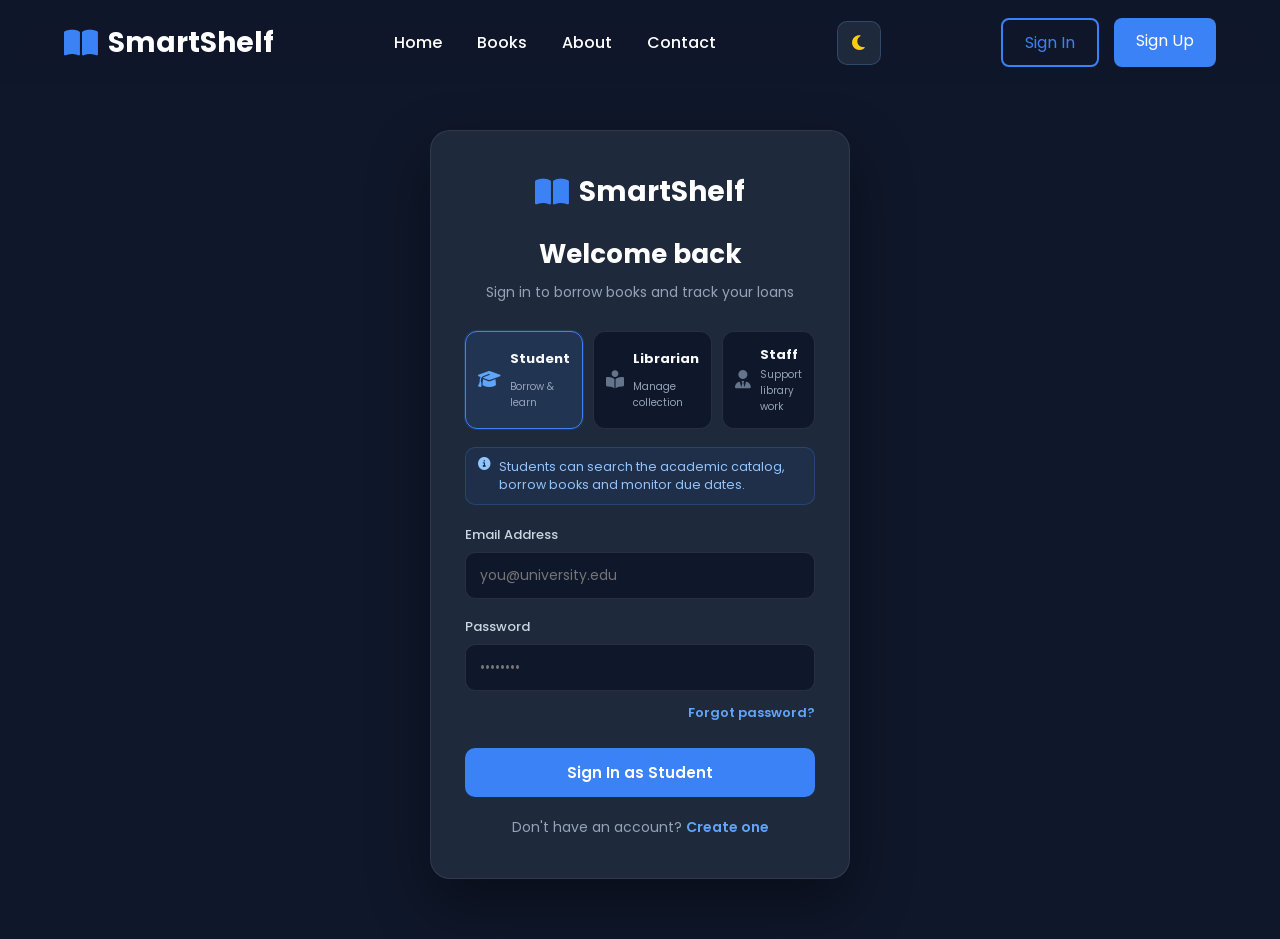
<file: dashboard.html>
<!DOCTYPE html>
<html lang="en">

<head>
    <meta charset="UTF-8">
    <meta name="viewport" content="width=device-width, initial-scale=1.0">
    <title>My Dashboard | SmartShelf</title>

    <link rel="stylesheet" href="style.css">
    <link rel="stylesheet" href="enhancements.css">
    <link href="https://fonts.googleapis.com/css2?family=Poppins:wght@300;400;500;600;700;800&display=swap" rel="stylesheet">
    <link rel="stylesheet" href="https://cdnjs.cloudflare.com/ajax/libs/font-awesome/6.7.2/css/all.min.css">
</head>

<body>

    <header>
        <nav class="navbar">
            <div class="logo">
                <i class="fa-solid fa-book-open"></i>
                <h2>SmartShelf</h2>
            </div>
            <ul class="nav-links">
                <li><a href="index.html">Home</a></li>
                <li><a href="catalog.html">Books</a></li>
                <li><a href="about.html">About</a></li>
                <li><a href="contact.html">Contact</a></li>
            </ul>
            <button class="theme-toggle" id="themeToggle" type="button" aria-label="Toggle dark and light mode">
                <i class="fa-solid fa-moon"></i>
            </button>
            <button class="menu-toggle" type="button" aria-label="Open navigation" aria-expanded="false">
                <i class="fa-solid fa-bars"></i>
            </button>
            <div class="nav-btn"></div>
        </nav>
    </header>

    <main>
        <div class="dash-wrap">
            <div class="dash-welcome">
                <h1 id="welcomeHeading">Welcome back 👋</h1>
                <p>Here's what's happening with your library account.</p>
            </div>

            <div class="stat-cards">
                <div class="stat-card">
                    <div class="icon-badge" style="background:rgba(124,92,255,.15); color:#9C88FF;"><i class="fa-solid fa-book"></i></div>
                    <div><h3 id="statBorrowed">0</h3><p>Currently Borrowed</p></div>
                </div>
                <div class="stat-card">
                    <div class="icon-badge" style="background:rgba(198,255,61,.15); color:#8BC400;"><i class="fa-solid fa-clock"></i></div>
                    <div><h3 id="statDueSoon">0</h3><p>Due Within 3 Days</p></div>
                </div>
                <div class="stat-card">
                    <div class="icon-badge" style="background:rgba(34,197,94,.15); color:#22C55E;"><i class="fa-solid fa-circle-check"></i></div>
                    <div><h3 id="statReturned">0</h3><p>Total Books Returned</p></div>
                </div>
                <div class="stat-card">
                    <div class="icon-badge" style="background:rgba(245,158,11,.15); color:#F59E0B;"><i class="fa-solid fa-indian-rupee-sign"></i></div>
                    <div><h3 id="statFine">₹0</h3><p>Current Overdue Fine</p></div>
                </div>
            </div>

            <div class="dash-section-title">
                <h2>Currently Borrowed</h2>
                <a href="catalog.html" class="filter-reset" style="text-decoration:none; padding:9px 16px; font-size:13px;">Borrow More</a>
            </div>
            <div class="borrowed-list" id="activeList"></div>

            <div class="dash-section-title" style="margin-top:48px;">
                <h2>Borrowing History</h2>
                <select id="historyFilter" class="history-filter" aria-label="Filter borrowing history">
                    <option value="returned">Returned Books</option>
                    <option value="all">All Records</option>
                    <option value="overdue">Currently Overdue</option>
                </select>
            </div>
            <div class="borrowed-list" id="historyList"></div>

            <div class="dash-section-title" style="margin-top:48px;">
                <h2>My Wishlist</h2>
                <a href="catalog.html" class="filter-reset" style="text-decoration:none; padding:9px 16px; font-size:13px;">Find More Books</a>
            </div>
            <div class="catalog-grid" id="wishlistGrid"></div>

            <section class="smart-panel" id="notificationsPanel">
                <div class="smart-panel-head"><h2>Smart Alerts</h2><span class="subject" id="alertCount">0 alerts</span></div>
                <div class="notice-list" id="noticeList"></div>
            </section>

            <section class="smart-panel">
                <div class="smart-panel-head"><h2>Reading Goal</h2><span class="subject">This browser profile</span></div>
                <div class="reading-goal">
                    <div>
                        <p id="goalText" style="color:var(--body-text)">0 of 6 books completed</p>
                        <div class="goal-track"><div class="goal-fill" id="goalFill" style="width:0%"></div></div>
                    </div>
                    <div class="goal-controls">
                        <button class="goal-btn" type="button" id="goalDown" aria-label="Decrease reading goal">−</button>
                        <span class="goal-number" id="goalNumber">6</span>
                        <button class="goal-btn" type="button" id="goalUp" aria-label="Increase reading goal">+</button>
                    </div>
                </div>
            </section>

            <section class="smart-panel">
                <div class="smart-panel-head"><h2>Reading Streak & Achievements</h2><span class="subject">JavaScript gamification</span></div>
                <div class="streak-panel">
                    <div class="streak-card"><i class="fa-solid fa-fire"></i><div><strong id="streakCount">0 days</strong><span>current reading activity streak</span></div></div>
                    <div class="badge-grid" id="badgeGrid"></div>
                </div>
            </section>

            <section class="smart-panel">
                <div class="smart-panel-head"><h2>My Reservations</h2><a href="catalog.html" class="filter-reset" style="text-decoration:none; padding:8px 13px; font-size:12px;">Browse Books</a></div>
                <div class="reservation-list" id="reservationList"></div>
            </section>

            <section class="dashboard-grid-section">
                <div class="dash-section-title"><h2>Recommended for You</h2></div>
                <div class="catalog-grid" id="recommendationGrid"></div>
            </section>

            <section class="dashboard-grid-section">
                <div class="dash-section-title"><h2>Recently Viewed</h2></div>
                <div class="catalog-grid" id="recentGrid"></div>
            </section>
        </div>
    </main>

    <footer class="site-footer">
        <div class="footer-inner">
            <div class="footer-about">
                <div class="logo">
                    <i class="fa-solid fa-book-open"></i>
                    <h2>SmartShelf</h2>
                </div>
                <h4 style="margin:14px 0 8px;">About Us</h4>
                <p>A modern digital library for students, librarians and staff.</p>
            </div>
            <div class="footer-col">
                <h4>Explore</h4>
                <ul><li><a href="catalog.html">All Books</a></li></ul>
            </div>
            <div class="footer-col">
                <h4>Support</h4>
                <ul><li><a href="contact.html">Contact Us</a></li></ul>
            </div>
        </div>
        <div class="footer-bottom"><p>&copy; 2026 SmartShelf.</p><p class="footer-credit">Crafted with 📚 by <strong>Yashasvi</strong>, <strong>Aafreen</strong> &amp; <strong>Bhumika</strong></p></div>
    </footer>

    <script src="data.js"></script>
    <script src="app.js"></script>
    <script>
        const user = requireAuth("login.html");

        function statusFor(rec) {
            if (rec.returned) return { label: "Returned", cls: "status-returned" };
            const days = daysUntil(rec.dueDate);
            if (days < 0) return { label: `${Math.abs(days)}d overdue`, cls: "status-late" };
            if (days <= 3) return { label: `Due in ${days}d`, cls: "status-soon" };
            return { label: `Due in ${days}d`, cls: "status-ok" };
        }

        function renderBorrowedItem(rec) {
            const book = findBook(rec.bookId) || (getAllBooks().find(b => b.id === rec.bookId));
            if (!book) return "";
            const g = genreOf(book);
            const status = statusFor(rec);
            return `
                <div class="borrowed-item">
                    <div class="mini-cover" style="background:linear-gradient(135deg, ${g.color1}, ${g.color2})"><i class="${g.icon}"></i></div>
                    <div class="info">
                        <h4>${book.title}</h4>
                        <p>${book.author} · Borrowed ${new Date(rec.borrowedDate).toLocaleDateString()}</p>
                        ${calculateFineForRecord(rec) > 0 ? `<p class="fine-line"><i class="fa-solid fa-indian-rupee-sign"></i> Fine: ₹${calculateFineForRecord(rec)} ${rec.returned ? "(recorded)" : "(current)"}</p>` : ""}
                    </div>
                    <span class="status-badge ${status.cls}">${status.label}</span>
                    ${rec.returned
                        ? ""
                        : `<button class="btn-return" onclick="handleReturn('${rec.id}')">Return Book</button>`
                    }
                </div>`;
        }

        async function refresh() {
            if (!user) return;
            document.getElementById("welcomeHeading").textContent = `Welcome back, ${user.name.split(" ")[0]} 👋`;
            try {
                const data = await loadDashboardDataAsync(); // Promise use #3: Promise.all()
                const records = data.records;
                const active = records.filter(r => !r.returned);
                const history = records.filter(r => r.returned);
                const dueSoon = active.filter(r => daysUntil(r.dueDate) >= 0 && daysUntil(r.dueDate) <= 3);
                document.getElementById("statBorrowed").textContent = active.length;
                document.getElementById("statDueSoon").textContent = dueSoon.length;
                document.getElementById("statReturned").textContent = history.length;
                document.getElementById("statFine").textContent = `₹${getMyOutstandingFine()}`;

                document.getElementById("activeList").innerHTML = active.length ? active.map(renderBorrowedItem).join("") : `<div class="empty-state" style="margin:20px auto;"><i class="fa-solid fa-book-open-reader"></i><h3>No books borrowed yet</h3><p><a href="catalog.html" style="color:#9C88FF;">Browse the catalog</a> to find something to read.</p></div>`;
                const historyMode = document.getElementById("historyFilter").value;
                let historyView = history;
                if (historyMode === "all") historyView = records;
                if (historyMode === "overdue") historyView = active.filter(r => daysUntil(r.dueDate) < 0);
                document.getElementById("historyList").innerHTML = historyView.length ? historyView.slice().reverse().map(renderBorrowedItem).join("") : `<div class="empty-state" style="margin:20px auto;"><i class="fa-solid fa-clock-rotate-left"></i><h3>No matching records</h3><p>Try a different history filter.</p></div>`;

                const wishlistBooks = data.wishlist.map(id => getAllBooks().find(b => b.id === id)).filter(Boolean);
                document.getElementById("wishlistGrid").innerHTML = wishlistBooks.length ? wishlistBooks.map(bookCardHTML).join("") : `<div class="empty-state" style="grid-column:1/-1; margin:20px auto;"><i class="fa-solid fa-heart-crack"></i><h3>Your wishlist is empty</h3><p>Tap the heart on any book to save it for later.</p></div>`;

                const notes = data.notifications;
                document.getElementById("alertCount").textContent = `${notes.length} alert${notes.length === 1 ? "" : "s"}`;
                document.getElementById("noticeList").innerHTML = notes.length ? notes.map(n => `<div class="notice-item ${n.tone}"><i class="fa-solid ${n.icon}"></i><span>${n.text}</span></div>`).join("") : `<div class="notice-item success"><i class="fa-solid fa-circle-check"></i><span>Everything looks good. No urgent library alerts right now.</span></div>`;

                const goal = getReadingGoal(), completed = history.length;
                document.getElementById("goalNumber").textContent = goal;
                document.getElementById("goalText").textContent = `${completed} of ${goal} books completed`;
                document.getElementById("goalFill").style.width = `${Math.min(100, Math.round((completed / goal) * 100))}%`;

                const reservedBooks = data.reservations.map(id => getAllBooks().find(b => b.id === id)).filter(Boolean);
                document.getElementById("reservationList").innerHTML = reservedBooks.length ? reservedBooks.map(book => { const position=getReservationPosition(book.id); const ready=book.available>0&&position&&position<=book.available; return `<div class="reservation-item"><div class="mini-cover" style="background:linear-gradient(135deg, ${genreOf(book).color1}, ${genreOf(book).color2})"><i class="${genreOf(book).icon}"></i></div><div class="info"><h4>${book.title}</h4><p>${ready?"✅ A copy is reserved for you now":`Queue position #${position||"—"} · ${book.available>0?"waiting for earlier reservations":"waiting for a return"}`}</p></div>${ready?`<a class="reserve-btn" href="book-details.html?id=${book.id}">Borrow Now</a>`:""}<button class="reserve-btn active" type="button" onclick="toggleReservation('${book.id}'); refresh();">Cancel</button></div>`; }).join("") : `<div class="notice-item"><i class="fa-solid fa-bookmark"></i><span>No active reservations. Unavailable books can be reserved from their details page.</span></div>`;

                document.getElementById("recommendationGrid").innerHTML = data.recommendations.map(bookCardHTML).join("");
                const recentBooks = data.recentViews.map(id => getAllBooks().find(b => b.id === id)).filter(Boolean).slice(0,4);
                document.getElementById("recentGrid").innerHTML = recentBooks.length ? recentBooks.map(bookCardHTML).join("") : `<div class="empty-state" style="grid-column:1/-1;"><i class="fa-solid fa-clock-rotate-left"></i><h3>No recently viewed books</h3><p>Open a book's details and it will appear here.</p></div>`;

                const streak = getReadingStreak();
                document.getElementById("streakCount").textContent = `${streak} day${streak===1?"":"s"}`;
                document.getElementById("badgeGrid").innerHTML = getAchievements().map(b => `<div class="achievement ${b.unlocked?"":"locked"}" title="${b.unlocked?"Unlocked":"Locked"}"><i class="fa-solid ${b.icon}"></i><div><strong>${b.label}</strong><span>${b.unlocked?"Unlocked ✓":b.desc}</span></div></div>`).join("");
            } catch (error) {
                console.error(error); toast("Dashboard data could not be loaded.", "error");
            }
        }

        function handleReturn(recordId) {
            returnBook(recordId);
            refresh();
        }

        refresh();

        // Keep the wishlist grid in sync if a heart is un-toggled right here on the dashboard
        document.getElementById("wishlistGrid").addEventListener("click", (e) => {
            if (e.target.closest(".wishlist-btn")) setTimeout(refresh, 0);
        });

        document.getElementById("goalDown").addEventListener("click", () => { setReadingGoal(getReadingGoal() - 1); refresh(); });
        document.getElementById("goalUp").addEventListener("click", () => { setReadingGoal(getReadingGoal() + 1); refresh(); });
        document.getElementById("historyFilter").addEventListener("change", refresh);

        // ---- Day-wise auto-update ----
        // Keeps "Due in Xd" / "overdue" status accurate as days pass,
        // without needing a manual page reload.
        let lastCheckedDay = new Date().toDateString();
        setInterval(() => {
            const today = new Date().toDateString();
            if (today !== lastCheckedDay) {
                lastCheckedDay = today;
                refresh();
            }
        }, 60 * 1000); // checks once a minute, only re-renders when the date actually changes

        // Also catch the case where the tab was left open overnight
        // and the user switches back to it the next day.
        document.addEventListener("visibilitychange", () => {
            if (document.visibilityState === "visible") {
                const today = new Date().toDateString();
                if (today !== lastCheckedDay) {
                    lastCheckedDay = today;
                }
                refresh();
            }
        });

        const menuToggle = document.querySelector(".menu-toggle");
        const navLinks = document.querySelector(".nav-links");
        if (menuToggle && navLinks) {
            menuToggle.addEventListener("click", () => {
                const isOpen = navLinks.classList.toggle("nav-open");
                menuToggle.setAttribute("aria-expanded", isOpen);
                menuToggle.innerHTML = isOpen ? '<i class="fa-solid fa-xmark"></i>' : '<i class="fa-solid fa-bars"></i>';
            });
        }
    </script>

</body>
</html>
</file>
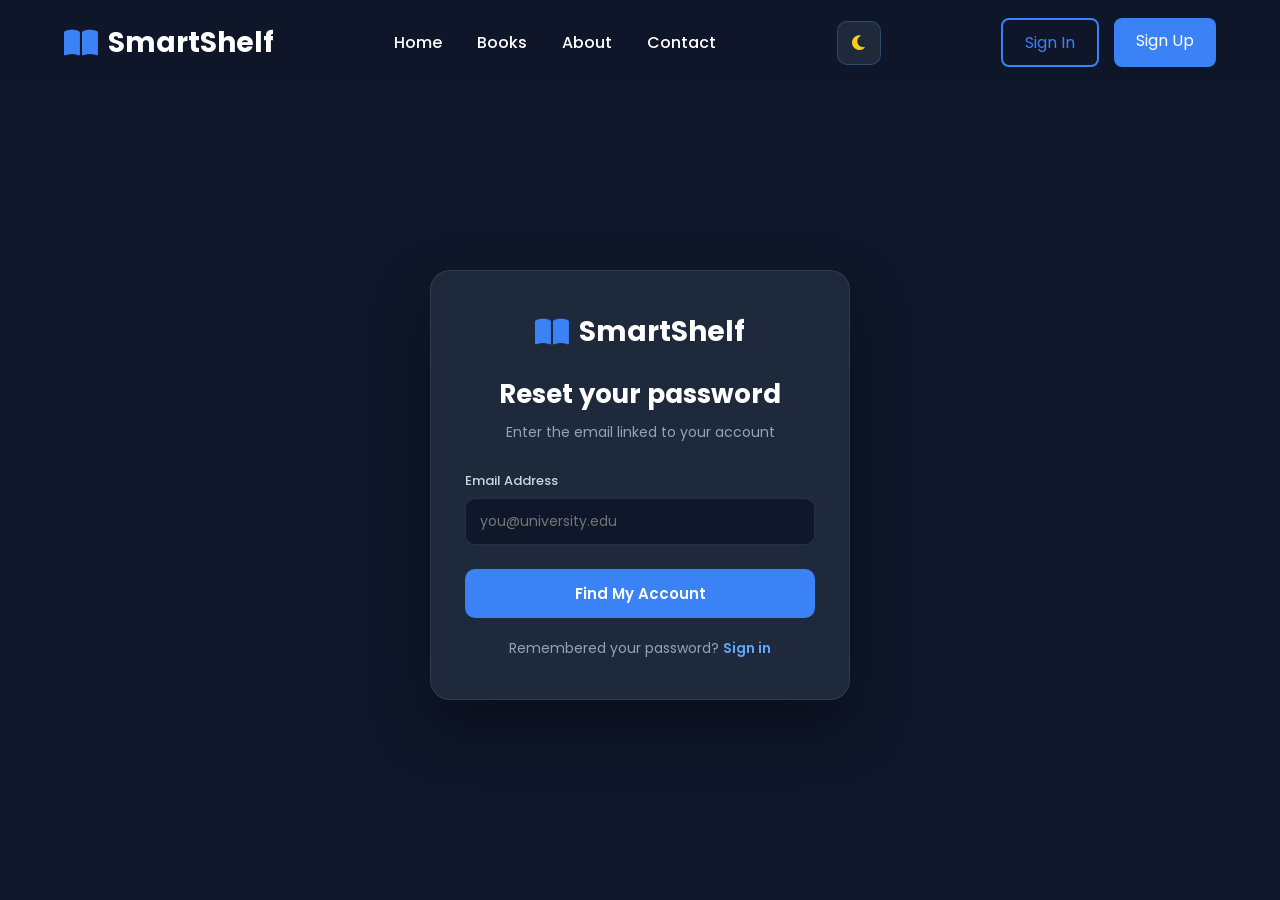
<file: forgot-password.html>
<!DOCTYPE html>
<html lang="en">

<head>
    <meta charset="UTF-8">
    <meta name="viewport" content="width=device-width, initial-scale=1.0">
    <title>Forgot Password | SmartShelf</title>

    <link rel="stylesheet" href="style.css">
    <link rel="stylesheet" href="enhancements.css">
    <link href="https://fonts.googleapis.com/css2?family=Poppins:wght@300;400;500;600;700;800&display=swap" rel="stylesheet">
    <link rel="stylesheet" href="https://cdnjs.cloudflare.com/ajax/libs/font-awesome/6.7.2/css/all.min.css">
</head>

<body>

    <header>
        <nav class="navbar">
            <div class="logo">
                <i class="fa-solid fa-book-open"></i>
                <h2>SmartShelf</h2>
            </div>
            <ul class="nav-links">
                <li><a href="index.html">Home</a></li>
                <li><a href="catalog.html">Books</a></li>
                <li><a href="about.html">About</a></li>
                <li><a href="contact.html">Contact</a></li>
            </ul>
            <button class="theme-toggle" id="themeToggle" type="button" aria-label="Toggle dark and light mode">
                <i class="fa-solid fa-moon"></i>
            </button>
            <button class="menu-toggle" type="button" aria-label="Open navigation" aria-expanded="false">
                <i class="fa-solid fa-bars"></i>
            </button>
            <div class="nav-btn">
                <a href="login.html" class="login-btn">Sign In</a>
                <a href="signup.html" class="signup-btn">Sign Up</a>
            </div>
        </nav>
    </header>

    <main>
        <div class="auth-wrap">
            <div class="auth-card">
                <div class="logo">
                    <i class="fa-solid fa-book-open"></i>
                    <h2>SmartShelf</h2>
                </div>

                <!-- Step 1: enter email -->
                <div id="stepEmail">
                    <h1>Reset your password</h1>
                    <p class="subtitle">Enter the email linked to your account</p>

                    <form id="emailForm">
                        <div class="form-group">
                            <label>Email Address</label>
                            <input type="email" id="rEmail" placeholder="you@university.edu" required>
                            <div class="form-error">We couldn't find an account with that email.</div>
                        </div>
                        <button type="submit">Find My Account</button>
                    </form>
                </div>

                <!-- Step 2: set new password -->
                <div id="stepReset" style="display:none;">
                    <h1>Set a new password</h1>
                    <p class="subtitle" id="resetSubtitle">Choose a new password for your account</p>

                    <form id="resetForm">
                        <div class="form-group">
                            <label>New Password</label>
                            <input type="password" id="rNewPassword" placeholder="At least 6 characters" required minlength="6">
                            <div class="form-error">Password must be at least 6 characters.</div>
                        </div>
                        <div class="form-group">
                            <label>Confirm New Password</label>
                            <input type="password" id="rConfirmPassword" placeholder="Re-enter password" required>
                            <div class="form-error">Passwords do not match.</div>
                        </div>
                        <button type="submit">Update Password</button>
                    </form>
                </div>

                <!-- Step 3: done -->
                <div id="stepDone" style="display:none; text-align:center;">
                    <i class="fa-solid fa-circle-check" style="font-size:48px; color:#22C55E; margin-bottom:16px; display:block;"></i>
                    <h1>Password updated!</h1>
                    <p class="subtitle">You can now sign in with your new password.</p>
                    <button onclick="location.href='login.html'" style="width:100%; padding:13px; border:none; border-radius:10px; background:#3B82F6; color:#fff; font-weight:600; cursor:pointer;">Go to Sign In</button>
                </div>

                <div class="auth-footer">
                    Remembered your password? <a href="login.html">Sign in</a>
                </div>
            </div>
        </div>
    </main>

    <script src="data.js"></script>
    <script src="app.js"></script>
    <script>
        let targetEmail = "";

        document.getElementById("emailForm").addEventListener("submit", (e) => {
            e.preventDefault();
            const group = document.getElementById("rEmail").closest(".form-group");
            group.classList.remove("has-error");

            const email = document.getElementById("rEmail").value.trim();
            const user = findUserByEmail(email);

            if (!user) {
                group.classList.add("has-error");
                toast("No account found with that email.", "error");
                return;
            }

            targetEmail = email;
            document.getElementById("resetSubtitle").textContent = `Choose a new password for ${email}`;
            document.getElementById("stepEmail").style.display = "none";
            document.getElementById("stepReset").style.display = "block";
            toast("Account found. Set your new password below.", "success");
        });

        document.getElementById("resetForm").addEventListener("submit", (e) => {
            e.preventDefault();
            const passGroup = document.getElementById("rNewPassword").closest(".form-group");
            const confirmGroup = document.getElementById("rConfirmPassword").closest(".form-group");
            passGroup.classList.remove("has-error");
            confirmGroup.classList.remove("has-error");

            const newPassword = document.getElementById("rNewPassword").value;
            const confirmPassword = document.getElementById("rConfirmPassword").value;

            if (newPassword.length < 6) { passGroup.classList.add("has-error"); return; }
            if (newPassword !== confirmPassword) { confirmGroup.classList.add("has-error"); return; }

            const result = resetPassword(targetEmail, newPassword);
            if (!result.ok) { toast(result.error, "error"); return; }

            document.getElementById("stepReset").style.display = "none";
            document.getElementById("stepDone").style.display = "block";
            toast("Password updated successfully!", "success");
        });

        const menuToggle = document.querySelector(".menu-toggle");
        const navLinks = document.querySelector(".nav-links");
        if (menuToggle && navLinks) {
            menuToggle.addEventListener("click", () => {
                const isOpen = navLinks.classList.toggle("nav-open");
                menuToggle.setAttribute("aria-expanded", isOpen);
                menuToggle.innerHTML = isOpen ? '<i class="fa-solid fa-xmark"></i>' : '<i class="fa-solid fa-bars"></i>';
            });
        }
    </script>

</body>
</html>
</file>
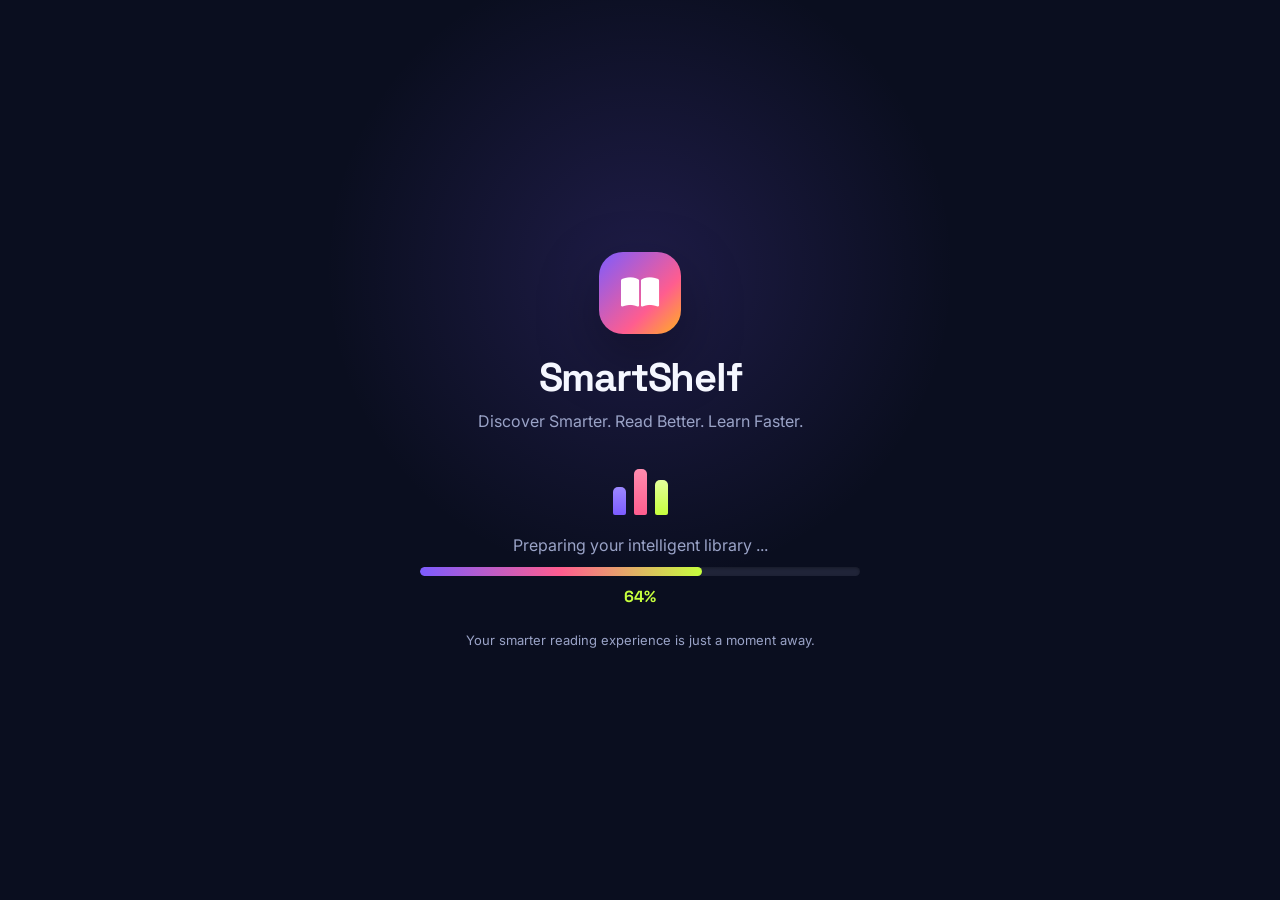
<file: loading.html>
<!DOCTYPE html>
<html lang="en">

<head>

    <meta charset="UTF-8">

    <meta name="viewport" content="width=device-width, initial-scale=1.0">

    <title>SmartShelf | Loading</title>

    <link rel="stylesheet" href="loading.css">

    <link rel="stylesheet"
        href="https://cdnjs.cloudflare.com/ajax/libs/font-awesome/6.7.2/css/all.min.css">

</head>

<body>

    <!-- ================= LOADING PAGE ================= -->

    <main class="loading-page">

        <div class="loading-content">

            <!-- Logo -->

            <div class="loading-logo">

                <i class="fa-solid fa-book-open"></i>

            </div>


            <!-- Brand -->

            <h1>SmartShelf</h1>

            <p class="tagline">
                Discover Smarter. Read Better. Learn Faster.
            </p>


            <!-- Animated Books -->

            <div class="book-animation">

                <span></span>
                <span></span>
                <span></span>

            </div>


            <!-- Loading Text -->

            <p class="loading-text">
                Preparing your intelligent library
                <span class="dots">...</span>
            </p>


            <!-- Progress -->

            <div class="progress-container">

                <div class="progress-bar" id="progressBar"></div>

            </div>


            <div class="percentage" id="percentage">
                0%
            </div>


            <!-- Small message -->

            <p class="bottom-text">
                Your smarter reading experience is just a moment away.
            </p>

        </div>

    </main>


    <script>

        let progress = 0;

        const progressBar =
            document.getElementById("progressBar");

        const percentage =
            document.getElementById("percentage");


        const loading = setInterval(() => {

            progress += Math.floor(Math.random() * 7) + 3;


            if (progress >= 100) {

                progress = 100;

                clearInterval(loading);

            }


            progressBar.style.width = progress + "%";

            percentage.textContent = progress + "%";


            if (progress === 100) {

                setTimeout(() => {

                    window.location.href = "index.html";

                }, 500);

            }

        }, 100);


    </script>

</body>

</html>
</file>
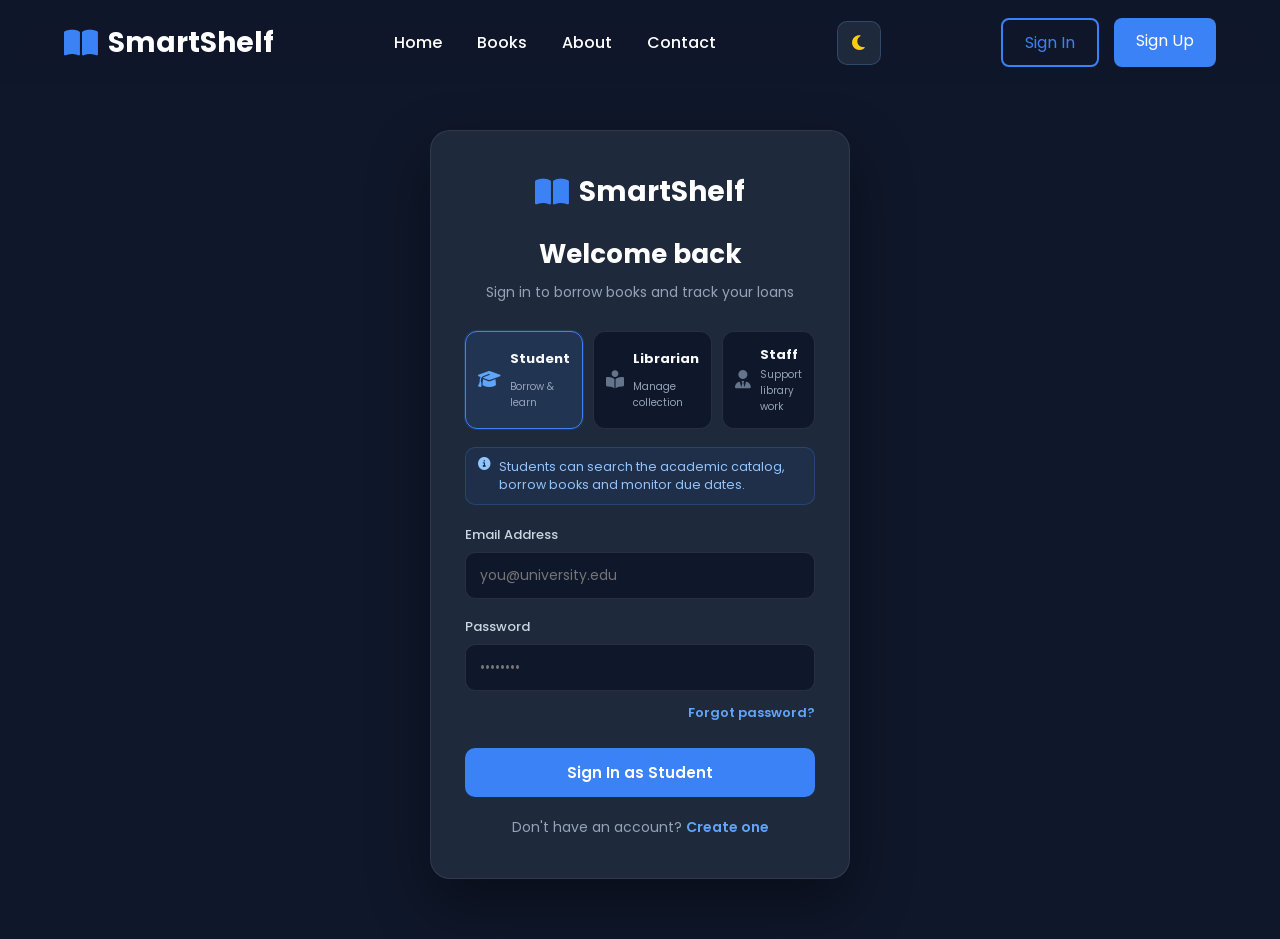
<file: login.html>
<!DOCTYPE html>
<html lang="en">

<head>
    <meta charset="UTF-8">
    <meta name="viewport" content="width=device-width, initial-scale=1.0">
    <title>Sign In | SmartShelf</title>

    <link rel="stylesheet" href="style.css">
    <link rel="stylesheet" href="enhancements.css">
    <link href="https://fonts.googleapis.com/css2?family=Poppins:wght@300;400;500;600;700;800&display=swap" rel="stylesheet">
    <link rel="stylesheet" href="https://cdnjs.cloudflare.com/ajax/libs/font-awesome/6.7.2/css/all.min.css">
</head>

<body>

    <header>
        <nav class="navbar">
            <div class="logo">
                <i class="fa-solid fa-book-open"></i>
                <h2>SmartShelf</h2>
            </div>
            <ul class="nav-links">
                <li><a href="index.html">Home</a></li>
                <li><a href="catalog.html">Books</a></li>
                <li><a href="about.html">About</a></li>
                <li><a href="contact.html">Contact</a></li>
            </ul>
            <button class="theme-toggle" id="themeToggle" type="button" aria-label="Toggle dark and light mode">
                <i class="fa-solid fa-moon"></i>
            </button>
            <button class="menu-toggle" type="button" aria-label="Open navigation" aria-expanded="false">
                <i class="fa-solid fa-bars"></i>
            </button>
            <div class="nav-btn">
                <a href="login.html" class="login-btn">Sign In</a>
                <a href="signup.html" class="signup-btn">Sign Up</a>
            </div>
        </nav>
    </header>

    <main>
        <div class="auth-wrap">
            <div class="auth-card">
                <div class="logo">
                    <i class="fa-solid fa-book-open"></i>
                    <h2>SmartShelf</h2>
                </div>
                <h1>Welcome back</h1>
                <p class="subtitle" id="loginSubtitle">Sign in to borrow books and track your loans</p>

                <div class="role-switch" role="group" aria-label="Choose account type">
                    <button type="button" class="role-option is-selected" data-role="student" aria-pressed="true">
                        <i class="fa-solid fa-graduation-cap"></i><span>Student</span><small>Borrow &amp; learn</small>
                    </button>
                    <button type="button" class="role-option" data-role="admin" aria-pressed="false">
                        <i class="fa-solid fa-book-open-reader"></i><span>Librarian</span><small>Manage collection</small>
                    </button>
                    <button type="button" class="role-option" data-role="staff" aria-pressed="false">
                        <i class="fa-solid fa-user-tie"></i><span>Staff</span><small>Support library work</small>
                    </button>
                </div>

                <div class="role-hint" id="roleHint">
                    <i class="fa-solid fa-circle-info"></i>
                    <span>Students can search the academic catalog, borrow books and monitor due dates.</span>
                </div>

                <form id="loginForm">
                    <div class="form-group">
                        <label>Email Address</label>
                        <input type="email" id="email" placeholder="you@university.edu" required>
                        <div class="form-error">Please enter a valid email.</div>
                    </div>
                    <div class="form-group">
                        <label>Password</label>
                        <input type="password" id="password" placeholder="••••••••" required>
                        <div class="form-error">Incorrect email or password.</div>
                        <div style="text-align:right; margin-top:8px;">
                            <a href="forgot-password.html" style="color:#60A5FA; font-size:13px; font-weight:600;">Forgot password?</a>
                        </div>
                    </div>
                    <button type="submit" id="loginSubmit">Sign In as Student</button>
                </form>

                <div class="auth-footer">
                    Don't have an account? <a href="signup.html">Create one</a>
                </div>
            </div>
        </div>
    </main>

    <script src="data.js"></script>
    <script src="app.js"></script>
    <script>
        // Redirect already-logged-in users
        if (currentUser()) {
            location.href = currentUser().role === "admin" ? "admin.html" : "dashboard.html";
        }

        let selectedRole = "student";
        const roleCopy = {
            student: { subtitle: "Sign in to borrow books and track your loans", hint: "Students can search the academic catalog, borrow books and monitor due dates.", button: "Sign In as Student" },
            admin: { subtitle: "Sign in to organize books and manage the collection", hint: "Librarians can add titles, update copies and keep the university catalog current.", button: "Open Librarian Panel" },
            staff: { subtitle: "Sign in to support day-to-day library work", hint: "Staff can access SmartShelf with their staff account and help support library operations.", button: "Sign In as Staff" }
        };
        document.querySelectorAll(".role-option").forEach(option => option.addEventListener("click", () => {
            selectedRole = option.dataset.role;
            document.querySelectorAll(".role-option").forEach(item => {
                const selected = item === option;
                item.classList.toggle("is-selected", selected);
                item.setAttribute("aria-pressed", selected);
            });
            document.getElementById("loginSubtitle").textContent = roleCopy[selectedRole].subtitle;
            document.querySelector("#roleHint span").textContent = roleCopy[selectedRole].hint;
            document.getElementById("loginSubmit").textContent = roleCopy[selectedRole].button;
            if (selectedRole === "admin") {
                document.getElementById("email").placeholder = "admin@admin.smartshelf";
                document.getElementById("password").placeholder = "Demo password: admin123";
            } else {
                document.getElementById("email").placeholder = "you@university.edu";
                document.getElementById("password").placeholder = "Your password";
            }
        }));

        document.getElementById("loginForm").addEventListener("submit", (e) => {
            e.preventDefault();
            const emailGroup = document.getElementById("email").closest(".form-group");
            const passGroup = document.getElementById("password").closest(".form-group");
            emailGroup.classList.remove("has-error");
            passGroup.classList.remove("has-error");

            const email = document.getElementById("email").value.trim();
            const password = document.getElementById("password").value;

            const result = login(email, password, selectedRole);
            if (!result.ok) {
                passGroup.classList.add("has-error");
                toast(result.error, "error");
                return;
            }
            toast(`Welcome back, ${result.user.name.split(" ")[0]}!`, "success");
            setTimeout(() => location.href = result.user.role === "admin" ? "admin.html" : "dashboard.html", 700);
        });

        const menuToggle = document.querySelector(".menu-toggle");
        const navLinks = document.querySelector(".nav-links");
        if (menuToggle && navLinks) {
            menuToggle.addEventListener("click", () => {
                const isOpen = navLinks.classList.toggle("nav-open");
                menuToggle.setAttribute("aria-expanded", isOpen);
                menuToggle.innerHTML = isOpen ? '<i class="fa-solid fa-xmark"></i>' : '<i class="fa-solid fa-bars"></i>';
            });
        }
    </script>

</body>
</html>
</file>
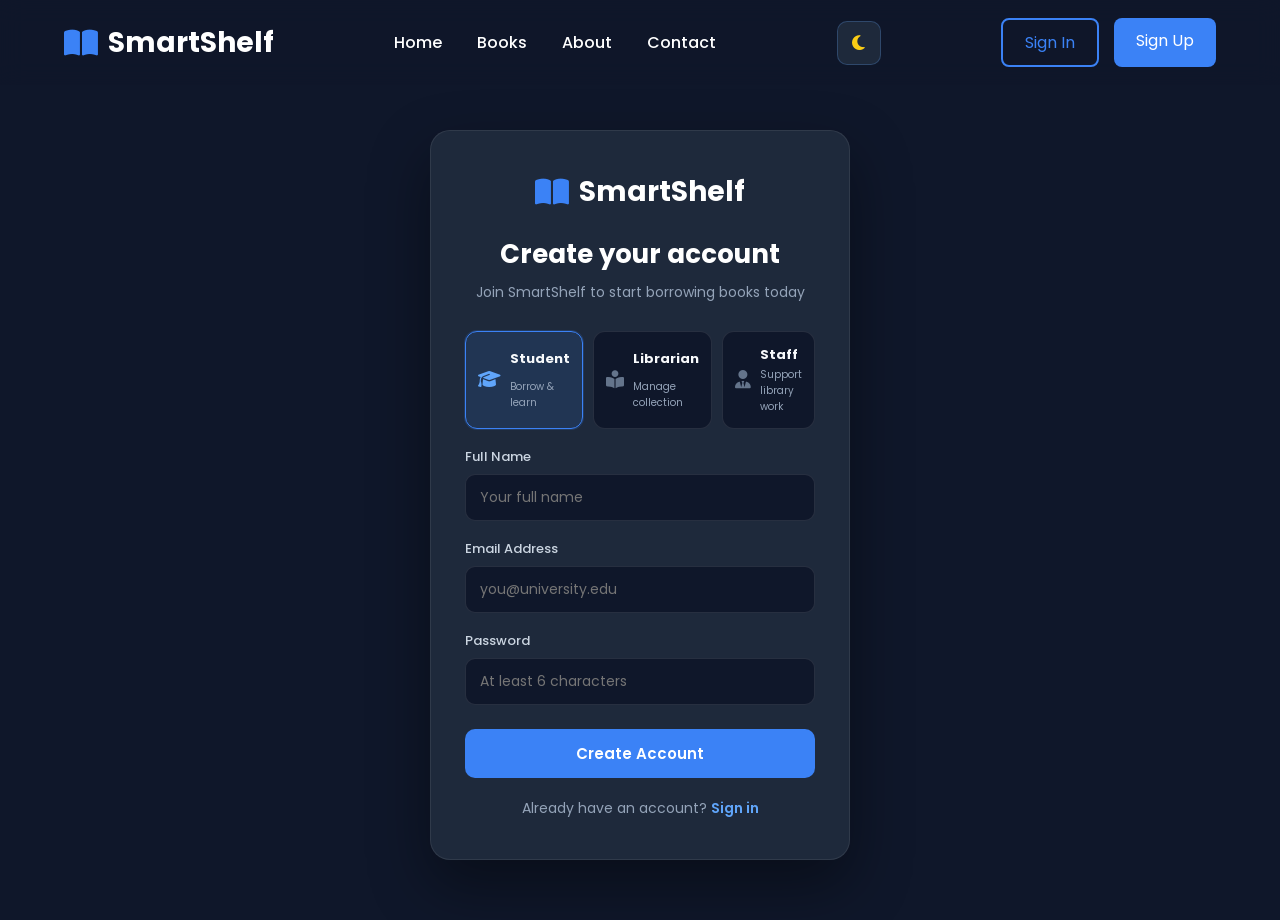
<file: signup.html>
<!DOCTYPE html>
<html lang="en">

<head>
    <meta charset="UTF-8">
    <meta name="viewport" content="width=device-width, initial-scale=1.0">
    <title>Create Account | SmartShelf</title>

    <link rel="stylesheet" href="style.css">
    <link rel="stylesheet" href="enhancements.css">
    <link href="https://fonts.googleapis.com/css2?family=Poppins:wght@300;400;500;600;700;800&display=swap" rel="stylesheet">
    <link rel="stylesheet" href="https://cdnjs.cloudflare.com/ajax/libs/font-awesome/6.7.2/css/all.min.css">
</head>

<body>

    <header>
        <nav class="navbar">
            <div class="logo">
                <i class="fa-solid fa-book-open"></i>
                <h2>SmartShelf</h2>
            </div>
            <ul class="nav-links">
                <li><a href="index.html">Home</a></li>
                <li><a href="catalog.html">Books</a></li>
                <li><a href="about.html">About</a></li>
                <li><a href="contact.html">Contact</a></li>
            </ul>
            <button class="theme-toggle" id="themeToggle" type="button" aria-label="Toggle dark and light mode">
                <i class="fa-solid fa-moon"></i>
            </button>
            <button class="menu-toggle" type="button" aria-label="Open navigation" aria-expanded="false">
                <i class="fa-solid fa-bars"></i>
            </button>
            <div class="nav-btn">
                <a href="login.html" class="login-btn">Sign In</a>
                <a href="signup.html" class="signup-btn">Sign Up</a>
            </div>
        </nav>
    </header>

    <main>
        <div class="auth-wrap">
            <div class="auth-card">
                <div class="logo">
                    <i class="fa-solid fa-book-open"></i>
                    <h2>SmartShelf</h2>
                </div>
                <h1>Create your account</h1>
                <p class="subtitle">Join SmartShelf to start borrowing books today</p>

                <div class="role-switch" role="group" aria-label="Choose account type">
                    <button type="button" class="role-option is-selected" data-role="student" aria-pressed="true">
                        <i class="fa-solid fa-graduation-cap"></i><span>Student</span><small>Borrow &amp; learn</small>
                    </button>
                    <button type="button" class="role-option" data-role="admin" aria-pressed="false">
                        <i class="fa-solid fa-book-open-reader"></i><span>Librarian</span><small>Manage collection</small>
                    </button>
                    <button type="button" class="role-option" data-role="staff" aria-pressed="false">
                        <i class="fa-solid fa-user-tie"></i><span>Staff</span><small>Support library work</small>
                    </button>
                </div>

                <form id="signupForm">
                    <div class="form-group">
                        <label>Full Name</label>
                        <input type="text" id="name" placeholder="Your full name" required>
                        <div class="form-error">Please enter your name.</div>
                    </div>
                    <div class="form-group">
                        <label>Email Address</label>
                        <input type="email" id="email" placeholder="you@university.edu" required>
                        <div class="form-error">An account with this email already exists.</div>
                    </div>
                    <div class="form-group">
                        <label>Password</label>
                        <input type="password" id="password" placeholder="At least 6 characters" required minlength="6">
                        <div class="form-error">Password must be at least 6 characters.</div>
                    </div>
                    <button type="submit">Create Account</button>
                </form>

                <div class="auth-footer">
                    Already have an account? <a href="login.html">Sign in</a>
                </div>
            </div>
        </div>
    </main>

    <script src="data.js"></script>
    <script src="app.js"></script>
    <script>
        if (currentUser()) {
            location.href = currentUser().role === "admin" ? "admin.html" : "dashboard.html";
        }

        let selectedRole = "student";
        document.querySelectorAll(".role-option").forEach(option => option.addEventListener("click", () => {
            selectedRole = option.dataset.role;
            document.querySelectorAll(".role-option").forEach(item => {
                const selected = item === option;
                item.classList.toggle("is-selected", selected);
                item.setAttribute("aria-pressed", selected);
            });
        }));

        document.getElementById("signupForm").addEventListener("submit", (e) => {
            e.preventDefault();
            const nameGroup = document.getElementById("name").closest(".form-group");
            const emailGroup = document.getElementById("email").closest(".form-group");
            const passGroup = document.getElementById("password").closest(".form-group");
            [nameGroup, emailGroup, passGroup].forEach(g => g.classList.remove("has-error"));

            const name = document.getElementById("name").value.trim();
            const email = document.getElementById("email").value.trim();
            const password = document.getElementById("password").value;

            if (!name) { nameGroup.classList.add("has-error"); return; }
            if (password.length < 6) { passGroup.classList.add("has-error"); return; }

            const result = signup(name, email, password, selectedRole);
            if (!result.ok) {
                emailGroup.classList.add("has-error");
                toast(result.error, "error");
                return;
            }
            toast(`Account created! Welcome, ${name.split(" ")[0]}.`, "success");
            setTimeout(() => location.href = result.user.role === "admin" ? "admin.html" : "dashboard.html", 700);
        });

        const menuToggle = document.querySelector(".menu-toggle");
        const navLinks = document.querySelector(".nav-links");
        if (menuToggle && navLinks) {
            menuToggle.addEventListener("click", () => {
                const isOpen = navLinks.classList.toggle("nav-open");
                menuToggle.setAttribute("aria-expanded", isOpen);
                menuToggle.innerHTML = isOpen ? '<i class="fa-solid fa-xmark"></i>' : '<i class="fa-solid fa-bars"></i>';
            });
        }
    </script>

</body>
</html>
</file>
<file: style.css>
:root{
    --color-surface:#ffffff;
    --color-border:#D7DEE8;
    --color-text:#0F172A;
}

/* =========================
   Google Font & Reset
========================= */

*{
    margin:0;
    padding:0;
    box-sizing:border-box;
    font-family:'Poppins',sans-serif;
    scroll-behavior:smooth;
}

body{
    background:#0F172A;
    color:#fff;
}

body.light-mode{
    background:#F8FAFC;
    color:#0F172A;
}

a{
    text-decoration:none;
}

ul{
    list-style:none;
}

/* =========================
        NAVBAR
========================= */

header{
    width:100%;
    position:fixed;
    top:0;
    left:0;
    z-index:1000;

    background:rgba(15,23,42,0.8);
    backdrop-filter:blur(12px);
}

.navbar{

    width:90%;
    max-width:1300px;

    margin:auto;

    display:flex;
    justify-content:space-between;
    align-items:center;

    padding:18px 0;
}

/* Logo */

.logo{
    display:flex;
    align-items:center;
    gap:10px;
}

.logo i{
    color:#3B82F6;
    font-size:30px;
}

.logo h2{
    font-size:28px;
    color:white;
}

/* Navigation */

.nav-links{

    display:flex;
    gap:35px;
}

.nav-links a{

    color:white;
    font-weight:500;
    transition:.3s;
}

.nav-links a:hover{

    color:#3B82F6;
}

/* Buttons */

.nav-btn{

    display:flex;
    gap:15px;
}

.login-btn,
.signup-btn{

    padding:10px 22px;

    border-radius:8px;

    transition:.3s;
}

/* Sign In */

.login-btn{

    color:#3B82F6;

    border:2px solid #3B82F6;
}

.login-btn:hover{

    background:#3B82F6;
    color:white;
}

/* Sign Up */

.signup-btn{

    background:#3B82F6;

    color:white;
}

.signup-btn:hover{

    background:#2563EB;
}

/* =========================
        HERO
========================= */

.hero{

    width:90%;
    max-width:1300px;

    margin:auto;

    min-height:100vh;

    display:flex;
    justify-content:space-between;
    align-items:center;

    gap:60px;
}

/* Left */

.hero-left{

    flex:1;
}

.tag{

    display:inline-block;

    padding:10px 18px;

    border-radius:50px;

    background:#1E293B;

    color:#60A5FA;

    margin-bottom:25px;
}

.hero-left h1{

    font-size:65px;

    line-height:1.2;

    margin-bottom:25px;
}

.hero-left p{

    color:#CBD5E1;

    font-size:18px;

    line-height:1.8;

    margin-bottom:35px;
}

/* Buttons */

.hero-buttons{

    display:flex;

    gap:20px;
}

.primary-btn,
.secondary-btn{

    padding:15px 30px;

    border:none;

    border-radius:10px;

    cursor:pointer;

    font-size:16px;

    font-weight:600;

    transition:.3s;
}

/* Primary */

.primary-btn{

    background:#3B82F6;

    color:white;
}

.primary-btn:hover{

    transform:translateY(-5px);

    box-shadow:0 0 20px rgba(59,130,246,.5);
}

/* Secondary */

.secondary-btn{

    background:transparent;

    border:2px solid #3B82F6;

    color:white;
}

.secondary-btn:hover{

    background:#3B82F6;
}

/* =========================
      HERO IMAGE
========================= */

.hero-right{

    flex:1;

    display:flex;

    justify-content:center;
}

.hero-right img{

    width:100%;

    max-width:520px;

    border-radius:25px;

    box-shadow:0 20px 60px rgba(0,0,0,.5);
}

/* =========================
      SEARCH BAR
========================= */

.search-section{

    width:90%;

    max-width:1100px;

    margin:30px auto 100px;
}

.search-box{

    background:#1E293B;

    display:flex;

    align-items:center;

    justify-content:space-between;

    gap:20px;

    padding:18px 25px;

    border-radius:15px;

    box-shadow:0 15px 40px rgba(0,0,0,.4);
}

.search-box i{

    color:#3B82F6;

    font-size:22px;
}

.search-box input{

    flex:1;

    background:none;

    border:none;

    outline:none;

    color:white;

    font-size:16px;
}

.search-box input::placeholder{

    color:#94A3B8;
}

.search-box button{

    background:#3B82F6;

    color:white;

    border:none;

    padding:14px 28px;

    border-radius:10px;

    cursor:pointer;

    font-size:16px;

    transition:.3s;
}

.search-box button:hover{

    background:#2563EB;
}

/* =========================
      RESPONSIVE
========================= */

@media(max-width:1000px){

    .hero{

        flex-direction:column;

        text-align:center;

        padding-top:120px;
    }

    .hero-left h1{

        font-size:45px;
    }

    .hero-buttons{

        justify-content:center;
    }

    .hero-right{

        margin-top:40px;
    }
}

@media(max-width:768px){

    .navbar{

        flex-direction:column;

        gap:20px;
    }

    .nav-links{

        flex-wrap:wrap;

        justify-content:center;
    }

    .search-box{

        flex-direction:column;
    }

    .search-box input{

        width:100%;
    }

    .search-box button{

        width:100%;
    }

    .hero-left h1{

        font-size:36px;
    }

}


/*=========================================
        SECTION TITLE
=========================================*/

.section-title{
    text-align:center;
    margin-bottom:60px;
}

.section-title h2{
    font-size:42px;
    color:#fff;
    margin-bottom:12px;
    font-weight:700;
}

.section-title p{
    color:#94A3B8;
    font-size:18px;
}


/*=========================================
        POPULAR SUBJECTS
=========================================*/

.categories{
    width:90%;
    max-width:1300px;
    margin:120px auto;
}

.category-container{

    display:grid;

    grid-template-columns:repeat(auto-fit,minmax(220px,1fr));

    gap:30px;

}

.category-card{

    background:#1E293B;

    border:1px solid rgba(255,255,255,.08);

    border-radius:18px;

    padding:40px 25px;

    text-align:center;

    transition:.35s;

    cursor:pointer;

    display:flex;

    flex-direction:column;

    justify-content:center;

    align-items:center;

    min-height:220px;

}

.category-card:hover{

    transform:translateY(-10px);

    border-color:#3B82F6;

    box-shadow:0 15px 35px rgba(59,130,246,.25);

}

.category-card i{

    font-size:50px;

    color:#3B82F6;

    margin-bottom:20px;

}

.category-card h3{

    color:white;

    font-size:22px;

    margin-bottom:12px;

    line-height:1.4;

}

.category-card p{

    color:#94A3B8;

    font-size:15px;

}


/*=========================================
        FEATURED BOOKS
=========================================*/

.featured-books{

    width:90%;

    max-width:1300px;

    margin:120px auto;

}

.book-container{

    display:grid;

    grid-template-columns:repeat(auto-fit,minmax(270px,1fr));

    gap:35px;

}

.book-card{

    background:#1E293B;

    border-radius:18px;

    overflow:hidden;

    border:1px solid rgba(255,255,255,.08);

    transition:.35s;

}

.book-card:hover{

    transform:translateY(-10px);

    border-color:#3B82F6;

    box-shadow:0 15px 35px rgba(59,130,246,.25);

}

.book-card img{

    width:100%;

    height:330px;

    object-fit:cover;

}

.book-info{

    padding:22px;

    display:flex;

    flex-direction:column;

}

.book-info h3{

    color:white;

    font-size:22px;

    line-height:1.4;

    margin-bottom:10px;

}

.author{

    color:#94A3B8;

    font-size:15px;

    margin-bottom:8px;

}

.subject{

    color:#3B82F6;

    font-size:15px;

    font-weight:600;

    margin-bottom:18px;

}

.rating{

    display:flex;

    align-items:center;

    gap:8px;

    margin-bottom:20px;

}

.rating i{

    color:#FACC15;

}

.rating span{

    color:white;

    font-weight:600;

}

.book-info button{

    margin-top:auto;

    width:100%;

    padding:14px;

    border:none;

    border-radius:10px;

    background:#3B82F6;

    color:white;

    font-size:16px;

    font-weight:600;

    cursor:pointer;

    transition:.3s;

}

.book-info button:hover{

    background:#2563EB;

}


/*=========================================
        RESPONSIVE
=========================================*/

@media(max-width:992px){

    .category-container{

        grid-template-columns:repeat(2,1fr);

    }

    .book-container{

        grid-template-columns:repeat(2,1fr);

    }

}

@media(max-width:768px){

    .section-title h2{

        font-size:34px;

    }

    .category-container{

        grid-template-columns:1fr;

    }

    .book-container{

        grid-template-columns:1fr;

    }

}


/* =========================================================
   SMARTSHELF POLISH + SMOOTH PAGE LOADER
   ========================================================= */

html {
    overflow-x: hidden;
}

body {
    overflow-x: hidden;
}

/* ---------- Smooth loading screen ---------- */
.page-loader {
    position: fixed;
    inset: 0;
    z-index: 99999;
    display: flex;
    align-items: center;
    justify-content: center;
    background:
        radial-gradient(circle at 50% 35%, rgba(59,130,246,.16), transparent 32%),
        #0F172A;
    opacity: 1;
    visibility: visible;
    transition: opacity .65s ease, visibility .65s ease;
}

.page-loader.loader-hidden {
    opacity: 0;
    visibility: hidden;
    pointer-events: none;
}

.loader-content {
    width: min(88%, 380px);
    text-align: center;
    animation: loaderFloat 1.1s ease-in-out infinite alternate;
}

.loader-logo {
    width: 76px;
    height: 76px;
    margin: 0 auto 18px;
    display: grid;
    place-items: center;
    border: 1px solid rgba(96,165,250,.35);
    border-radius: 22px;
    background: rgba(30,41,59,.72);
    box-shadow: 0 0 0 8px rgba(59,130,246,.05), 0 18px 45px rgba(0,0,0,.35);
}

.loader-logo i {
    color: #60A5FA;
    font-size: 34px;
    animation: bookPulse 1.2s ease-in-out infinite;
}

.loader-content h2 {
    margin-bottom: 5px;
    color: #fff;
    font-size: 30px;
    font-weight: 700;
}

.loader-content p {
    margin-bottom: 25px;
    color: #94A3B8;
    font-size: 14px;
}

.loader-track {
    width: 100%;
    height: 7px;
    overflow: hidden;
    border-radius: 999px;
    background: rgba(148,163,184,.14);
    box-shadow: inset 0 1px 3px rgba(0,0,0,.25);
}

.loader-progress {
    position: relative;
    width: 0;
    height: 100%;
    border-radius: inherit;
    background: linear-gradient(90deg, #2563EB, #60A5FA, #93C5FD);
    box-shadow: 0 0 18px rgba(59,130,246,.7);
    transition: width .12s ease-out;
}

.loader-progress::after {
    content: "";
    position: absolute;
    top: 0;
    right: 0;
    width: 70px;
    height: 100%;
    background: linear-gradient(90deg, transparent, rgba(255,255,255,.65), transparent);
    animation: loaderShine 1s linear infinite;
}

.loader-percent {
    display: block;
    margin-top: 10px;
    color: #60A5FA;
    font-size: 12px;
    font-weight: 600;
    letter-spacing: .08em;
}

@keyframes loaderShine {
    from { transform: translateX(-80px); }
    to { transform: translateX(80px); }
}

@keyframes bookPulse {
    0%, 100% { transform: translateY(0) rotate(0deg) scale(1); }
    50% { transform: translateY(-4px) rotate(-3deg) scale(1.06); }
}

@keyframes loaderFloat {
    from { transform: translateY(0); }
    to { transform: translateY(-5px); }
}

/* ---------- Mobile navigation ---------- */
.menu-toggle {
    display: none;
    width: 44px;
    height: 44px;
    border: 1px solid rgba(96,165,250,.35);
    border-radius: 10px;
    background: #1E293B;
    color: #60A5FA;
    font-size: 19px;
    cursor: pointer;
    transition: .25s ease;
}

.menu-toggle:hover {
    background: #26364f;
    transform: translateY(-2px);
}

/* ---------- Better tablet sizing ---------- */
@media (max-width: 1100px) {
    .navbar {
        width: 92%;
    }

    .nav-links {
        gap: 22px;
    }

    .hero {
        width: 92%;
        gap: 35px;
    }

    .hero-left h1 {
        font-size: clamp(42px, 6vw, 58px);
    }

    .categories,
    .featured-books {
        width: 92%;
    }
}

/* ---------- Tablet ---------- */
@media (max-width: 850px) {
    header {
        background: rgba(15,23,42,.94);
    }

    .navbar {
        position: relative;
        width: 92%;
        min-height: 72px;
        padding: 14px 0;
        flex-wrap: wrap;
    }

    .logo h2 {
        font-size: 24px;
    }

    .logo i {
        font-size: 26px;
    }

    .menu-toggle {
        display: block;
        margin-left: auto;
    }

    .nav-links {
        position: absolute;
        top: calc(100% + 8px);
        left: 0;
        width: 100%;
        display: flex;
        flex-direction: column;
        gap: 0;
        padding: 8px;
        border: 1px solid rgba(255,255,255,.08);
        border-radius: 16px;
        background: rgba(15,23,42,.98);
        box-shadow: 0 20px 50px rgba(0,0,0,.35);
        opacity: 0;
        visibility: hidden;
        transform: translateY(-10px);
        pointer-events: none;
        transition: .3s ease;
    }

    .nav-links.nav-open {
        opacity: 1;
        visibility: visible;
        transform: translateY(0);
        pointer-events: auto;
    }

    .nav-links li a {
        display: block;
        padding: 13px 16px;
        border-radius: 10px;
    }

    .nav-links li a:hover {
        background: rgba(59,130,246,.1);
    }

    .nav-btn {
        display: none;
    }

    .hero {
        min-height: auto;
        padding-top: 125px;
        padding-bottom: 70px;
    }

    .hero-right img {
        max-width: 620px;
    }

    .search-section {
        margin: 20px auto 80px;
    }
}

/* ---------- Phones ---------- */
@media (max-width: 600px) {
    .loader-content {
        width: 82%;
    }

    .loader-logo {
        width: 66px;
        height: 66px;
        border-radius: 18px;
    }

    .loader-logo i {
        font-size: 29px;
    }

    .loader-content h2 {
        font-size: 26px;
    }

    .hero {
        width: 92%;
        padding-top: 112px;
        padding-bottom: 45px;
        gap: 30px;
    }

    .hero-left h1 {
        margin-bottom: 18px;
        font-size: clamp(32px, 10vw, 43px);
        line-height: 1.13;
    }

    .hero-left p {
        font-size: 15px;
        line-height: 1.7;
        margin-bottom: 25px;
    }

    .tag {
        padding: 8px 14px;
        margin-bottom: 18px;
        font-size: 13px;
    }

    .hero-buttons {
        width: 100%;
        flex-direction: column;
        gap: 12px;
    }

    .primary-btn,
    .secondary-btn {
        width: 100%;
        padding: 13px 20px;
    }

    .hero-right {
        width: 100%;
        margin-top: 5px;
    }

    .hero-right img {
        width: 100%;
        border-radius: 18px;
    }

    .search-section {
        width: 92%;
        margin: 15px auto 70px;
    }

    .search-box {
        padding: 15px;
        gap: 12px;
        border-radius: 14px;
    }

    .search-box input {
        min-width: 0;
        width: 100%;
        text-align: center;
        font-size: 14px;
    }

    .search-box i {
        display: none;
    }

    .search-box button {
        width: 100%;
        padding: 12px 20px;
    }

    .categories,
    .featured-books {
        width: 92%;
        margin: 80px auto;
    }

    .section-title {
        margin-bottom: 32px;
    }

    .section-title h2 {
        font-size: clamp(28px, 8vw, 34px);
    }

    .section-title p {
        font-size: 14px;
        line-height: 1.6;
    }

    .category-container,
    .book-container {
        grid-template-columns: 1fr;
        gap: 18px;
    }

    .category-card {
        min-height: 190px;
        padding: 30px 20px;
    }

    .category-card i {
        font-size: 42px;
    }

    .category-card h3 {
        font-size: 19px;
    }

    .book-card img {
        height: 300px;
    }

    .book-info {
        padding: 18px;
    }

    .book-info h3 {
        font-size: 19px;
    }
}

/* ---------- Very small phones ---------- */
@media (max-width: 380px) {
    .logo h2 {
        font-size: 21px;
    }

    .logo i {
        font-size: 23px;
    }

    .menu-toggle {
        width: 40px;
        height: 40px;
    }

    .hero {
        padding-top: 105px;
    }

    .hero-left h1 {
        font-size: 31px;
    }

    .hero-left p {
        font-size: 14px;
    }

    .book-card img {
        height: 270px;
    }
}

/* ---------- Reduced motion accessibility ---------- */
@media (prefers-reduced-motion: reduce) {
    *,
    *::before,
    *::after {
        scroll-behavior: auto !important;
        animation-duration: .01ms !important;
        animation-iteration-count: 1 !important;
        transition-duration: .01ms !important;
    }
}

/* =========================================================
   SMARTSHELF LMS — EXTENDED COMPONENTS
   ========================================================= */

/* ---------- Icon-based book covers (no external images needed) ---------- */
.book-cover{
    position:relative;
    width:100%;
    height:220px;
    display:flex;
    align-items:center;
    justify-content:center;
    overflow:hidden;
}
.book-cover i{
    font-size:64px;
    color:rgba(255,255,255,.92);
    filter:drop-shadow(0 6px 14px rgba(0,0,0,.35));
}
.book-ribbon{
    position:absolute;
    top:14px;
    right:-34px;
    transform:rotate(35deg);
    padding:5px 40px;
    font-size:11px;
    font-weight:700;
    letter-spacing:.03em;
    color:#0F172A;
    box-shadow:0 4px 10px rgba(0,0,0,.3);
}
.ribbon-new{ background:#22C55E; }
.ribbon-trend{ background:#FACC15; }

.availability{
    display:flex;
    align-items:center;
    gap:8px;
    font-size:13px;
    margin-bottom:16px;
}
.avail-yes{ color:#22C55E; }
.avail-no{ color:#F87171; }

/* ---------- Section eyebrow reuse for inner pages ---------- */
.page-hero{
    width:90%;
    max-width:1300px;
    margin:0 auto;
    padding:150px 0 50px;
    text-align:center;
}
.page-visual{
    display:block;
    width:100%;
    height:210px;
    object-fit:cover;
    border-radius:18px;
    margin-bottom:32px;
    box-shadow:0 18px 45px rgba(0,0,0,.28);
}
.page-visual-strip{
    width:90%;
    max-width:1100px;
    margin:0 auto;
    padding-top:125px;
}
.page-visual-strip img{
    display:block;
    width:100%;
    height:180px;
    object-fit:cover;
    border-radius:18px;
    box-shadow:0 18px 45px rgba(0,0,0,.28);
}
.page-hero h1{
    font-size:clamp(32px,5vw,52px);
    margin-bottom:14px;
}
.page-hero p{
    color:#94A3B8;
    font-size:17px;
    max-width:640px;
    margin:0 auto;
}

/* ---------- Filter bar (catalog page) ---------- */
.filter-bar{
    width:90%;
    max-width:1300px;
    margin:0 auto 40px;
    background:#1E293B;
    border:1px solid rgba(255,255,255,.08);
    border-radius:16px;
    padding:20px;
    display:flex;
    flex-wrap:wrap;
    gap:14px;
    align-items:center;
}
.filter-group{
    display:flex;
    flex-direction:column;
    gap:6px;
}
.filter-group label{
    font-size:12px;
    color:#94A3B8;
    font-weight:600;
    text-transform:uppercase;
    letter-spacing:.04em;
}
.filter-group select,
.filter-group input{
    background:#0F172A;
    border:1px solid rgba(255,255,255,.1);
    color:#fff;
    padding:10px 14px;
    border-radius:10px;
    font-size:14px;
    min-width:160px;
}
.filter-count{
    margin-left:auto;
    color:#60A5FA;
    font-weight:600;
    font-size:14px;
}
.filter-reset{
    background:transparent;
    border:1px solid #3B82F6;
    color:#60A5FA;
    padding:10px 18px;
    border-radius:10px;
    cursor:pointer;
    font-size:14px;
    transition:.25s;
}
.filter-reset:hover{ background:#3B82F6; color:#fff; }

.catalog-grid{
    width:90%;
    max-width:1300px;
    margin:0 auto 100px;
    display:grid;
    grid-template-columns:repeat(auto-fit,minmax(260px,1fr));
    gap:30px;
}

.empty-state{
    width:90%;
    max-width:600px;
    margin:60px auto;
    text-align:center;
    color:#94A3B8;
}
.empty-state i{ font-size:52px; color:#334155; margin-bottom:18px; }
.empty-state h3{ color:#fff; margin-bottom:8px; }

/* ---------- Trending / Gen-Z section ---------- */
.trending-section{
    width:90%;
    max-width:1300px;
    margin:120px auto;
}
.trend-tags{
    display:flex;
    flex-wrap:wrap;
    gap:10px;
    justify-content:center;
    margin-bottom:40px;
}
.trend-tag{
    padding:8px 18px;
    border-radius:50px;
    background:#1E293B;
    border:1px solid rgba(255,255,255,.1);
    color:#CBD5E1;
    font-size:13px;
    font-weight:600;
}
.trend-tag.hot{
    background:rgba(250,204,21,.12);
    border-color:rgba(250,204,21,.4);
    color:#FACC15;
}

/* ---------- Book details page ---------- */
.details-wrap{
    width:90%;
    max-width:1100px;
    margin:0 auto 100px;
    padding-top:130px;
    display:grid;
    grid-template-columns:320px 1fr;
    gap:50px;
}
.details-cover{
    width:100%;
    height:420px;
    border-radius:20px;
    display:flex;
    align-items:center;
    justify-content:center;
    box-shadow:0 20px 50px rgba(0,0,0,.4);
    position:relative;
}
.details-cover i{ font-size:110px; color:rgba(255,255,255,.92); }
.details-info .subject{ display:inline-block; margin-bottom:14px; }
.details-info h1{ font-size:clamp(28px,4vw,42px); margin-bottom:10px; }
.details-info .author{ font-size:17px; margin-bottom:18px; }
.details-meta{
    display:flex;
    flex-wrap:wrap;
    gap:22px;
    margin-bottom:24px;
    padding-bottom:24px;
    border-bottom:1px solid rgba(255,255,255,.08);
}
.details-meta div{ display:flex; flex-direction:column; gap:4px; }
.details-meta span:first-child{ font-size:12px; color:#94A3B8; text-transform:uppercase; letter-spacing:.04em; }
.details-meta span:last-child{ font-size:16px; font-weight:600; color:#fff; }
.details-info .desc{ color:#CBD5E1; line-height:1.8; margin-bottom:30px; font-size:15.5px; }
.details-actions{ display:flex; gap:16px; flex-wrap:wrap; }
.related-heading{ margin:70px 0 24px; font-size:24px; }

/* ---------- Auth pages ---------- */
.auth-wrap{
    min-height:100vh;
    display:flex;
    align-items:center;
    justify-content:center;
    padding:130px 20px 60px;
}
.auth-card{
    width:100%;
    max-width:420px;
    background:#1E293B;
    border:1px solid rgba(255,255,255,.08);
    border-radius:20px;
    padding:40px 34px;
    box-shadow:0 25px 60px rgba(0,0,0,.4);
}
.auth-visual{
    display:block;
    width:calc(100% + 68px);
    height:125px;
    object-fit:cover;
    margin:-40px -34px 28px;
    border-radius:20px 20px 0 0;
}
.auth-card .logo{ justify-content:center; margin-bottom:22px; }
.auth-card h1{ text-align:center; font-size:26px; margin-bottom:8px; }
.auth-card .subtitle{ text-align:center; color:#94A3B8; font-size:14px; margin-bottom:28px; }
.role-switch{
    display:grid;
    grid-template-columns:repeat(3, 1fr);
    gap:10px;
    margin-bottom:18px;
}
.role-option{
    display:grid;
    grid-template-columns:auto 1fr;
    align-items:center;
    column-gap:9px;
    row-gap:2px;
    text-align:left;
    padding:13px 12px;
    border:1px solid rgba(255,255,255,.1);
    border-radius:12px;
    background:#0F172A;
    color:#CBD5E1;
    cursor:pointer;
    transition:.2s;
}
.role-option i{ grid-row:span 2; color:#64748B; font-size:18px; }
.role-option span{ font-size:13px; font-weight:700; color:#F8FAFC; }
.role-option small{ color:#94A3B8; font-size:10px; }
.role-option:hover{ border-color:rgba(96,165,250,.65); }
.role-option.is-selected{ background:rgba(59,130,246,.13); border-color:#3B82F6; box-shadow:0 0 0 1px rgba(59,130,246,.2); }
.role-option.is-selected i{ color:#60A5FA; }
.form-group{ margin-bottom:18px; }
.form-group label{ display:block; font-size:13px; color:#CBD5E1; margin-bottom:7px; font-weight:500; }
.form-group input, .form-group select, .form-group textarea{
    width:100%;
    background:#0F172A;
    border:1.5px solid rgba(255,255,255,.1);
    color:#fff;
    padding:12px 14px;
    border-radius:10px;
    font-size:14px;
    transition:.2s;
}
.form-group input:focus, .form-group select:focus, .form-group textarea:focus{
    outline:none; border-color:#3B82F6;
}
.form-error{ color:#F87171; font-size:12.5px; margin-top:6px; display:none; }
.form-group.has-error input{ border-color:#F87171; }
.form-group.has-error .form-error{ display:block; }
.auth-card button[type="submit"]{
    width:100%;
    padding:13px;
    border:none;
    border-radius:10px;
    background:#3B82F6;
    color:#fff;
    font-size:15px;
    font-weight:600;
    cursor:pointer;
    transition:.25s;
    margin-top:6px;
}
.auth-card button[type="submit"]:hover{ background:#2563EB; }
.auth-footer{ text-align:center; margin-top:20px; font-size:14px; color:#94A3B8; }
.auth-footer a{ color:#60A5FA; font-weight:600; }
.role-hint{
    background:rgba(59,130,246,.08);
    border:1px solid rgba(59,130,246,.25);
    color:#93C5FD;
    font-size:12.5px;
    padding:10px 12px;
    border-radius:10px;
    margin-bottom:20px;
    display:flex;
    gap:8px;
    align-items:flex-start;
}
@media (max-width:480px){
    .role-switch{ grid-template-columns:1fr; }
    .role-option{ padding:11px 9px; }
    .role-option small{ font-size:9px; }
}

/* ---------- Dashboard ---------- */
.dash-wrap{
    width:90%;
    max-width:1200px;
    margin:0 auto 100px;
    padding-top:130px;
}
.dashboard-visual{
    display:block;
    width:100%;
    height:170px;
    object-fit:cover;
    border-radius:18px;
    margin-bottom:30px;
    box-shadow:0 18px 45px rgba(0,0,0,.25);
}
.dash-welcome{ margin-bottom:36px; }
.dash-welcome h1{ font-size:clamp(26px,4vw,36px); margin-bottom:6px; }
.dash-welcome p{ color:#94A3B8; }
.stat-cards{
    display:grid;
    grid-template-columns:repeat(auto-fit,minmax(200px,1fr));
    gap:20px;
    margin-bottom:44px;
}
.stat-card{
    background:#1E293B;
    border:1px solid rgba(255,255,255,.08);
    border-radius:16px;
    padding:22px;
    display:flex;
    align-items:center;
    gap:16px;
}
.stat-card .icon-badge{
    width:48px; height:48px;
    border-radius:12px;
    display:flex; align-items:center; justify-content:center;
    font-size:20px;
    flex-shrink:0;
}
.stat-card h3{ font-size:26px; margin-bottom:2px; }
.stat-card p{ color:#94A3B8; font-size:13px; }

.dash-section-title{ display:flex; align-items:center; justify-content:space-between; margin-bottom:20px; }
.dash-section-title h2{ font-size:22px; }

.borrowed-list{ display:flex; flex-direction:column; gap:14px; }
.borrowed-item{
    background:#1E293B;
    border:1px solid rgba(255,255,255,.08);
    border-radius:14px;
    padding:18px 20px;
    display:flex;
    align-items:center;
    gap:18px;
    flex-wrap:wrap;
}
.borrowed-item .mini-cover{
    width:52px; height:52px;
    border-radius:10px;
    display:flex; align-items:center; justify-content:center;
    font-size:20px;
    color:#fff;
    flex-shrink:0;
}
.borrowed-item .info{ flex:1; min-width:180px; }
.borrowed-item h4{ font-size:16px; margin-bottom:3px; }
.borrowed-item p{ color:#94A3B8; font-size:13px; }
.status-badge{
    padding:5px 12px;
    border-radius:50px;
    font-size:12px;
    font-weight:600;
}
.status-ok{ background:rgba(34,197,94,.12); color:#22C55E; }
.status-soon{ background:rgba(250,204,21,.12); color:#FACC15; }
.status-late{ background:rgba(239,68,68,.12); color:#F87171; }
.status-returned{ background:rgba(148,163,184,.12); color:#94A3B8; }
.btn-return{
    background:#3B82F6; color:#fff; border:none;
    padding:9px 18px; border-radius:8px; cursor:pointer; font-size:13px; font-weight:600;
    transition:.2s;
}
.btn-return:hover{ background:#2563EB; }
.btn-return:disabled{ background:#334155; cursor:not-allowed; }

/* ---------- Admin panel ---------- */
.admin-wrap{
    width:90%;
    max-width:1300px;
    margin:0 auto 100px;
    padding-top:130px;
}
.admin-toolbar{
    display:flex;
    align-items:center;
    justify-content:space-between;
    flex-wrap:wrap;
    gap:16px;
    margin-bottom:30px;
}
.admin-toolbar h1{ font-size:clamp(24px,4vw,32px); }
.btn-add{
    background:#3B82F6; color:#fff; border:none;
    padding:12px 22px; border-radius:10px; cursor:pointer;
    font-size:14px; font-weight:600; display:inline-flex; align-items:center; gap:8px;
    transition:.25s;
}
.btn-add:hover{ background:#2563EB; }

.admin-table-wrap{
    background:#1E293B;
    border:1px solid rgba(255,255,255,.08);
    border-radius:16px;
    overflow-x:auto;
}
table.admin-table{ width:100%; border-collapse:collapse; min-width:680px; }
.admin-table th{
    text-align:left; padding:16px 18px; font-size:12.5px; text-transform:uppercase;
    letter-spacing:.04em; color:#94A3B8; border-bottom:1px solid rgba(255,255,255,.08);
}
.admin-table td{
    padding:14px 18px; font-size:14px; color:#E2E8F0; border-bottom:1px solid rgba(255,255,255,.05);
    vertical-align:middle;
}
.admin-table tr:last-child td{ border-bottom:none; }
.row-book{ display:flex; align-items:center; gap:12px; }
.row-book .mini-cover{ width:38px; height:38px; border-radius:8px; display:flex; align-items:center; justify-content:center; color:#fff; font-size:14px; flex-shrink:0; }
.admin-actions{ display:flex; gap:8px; }
.icon-btn{
    width:32px; height:32px; border-radius:8px; border:1px solid rgba(255,255,255,.1);
    background:#0F172A; color:#94A3B8; cursor:pointer; display:flex; align-items:center; justify-content:center;
    transition:.2s;
}
.icon-btn:hover{ color:#60A5FA; border-color:#3B82F6; }
.icon-btn.danger:hover{ color:#F87171; border-color:#F87171; }

/* ---------- Modal (add/edit book) ---------- */
.modal-overlay{
    position:fixed; inset:0; background:rgba(15,23,42,.7); backdrop-filter:blur(4px);
    display:flex; align-items:center; justify-content:center; z-index:2000;
    opacity:0; visibility:hidden; transition:.25s;
    padding:20px;
}
.modal-overlay.open{ opacity:1; visibility:visible; }
.modal-box{
    background:#1E293B; border:1px solid rgba(255,255,255,.1); border-radius:18px;
    width:100%; max-width:480px; padding:30px; max-height:90vh; overflow-y:auto;
    transform:translateY(16px); transition:.25s;
}
.modal-overlay.open .modal-box{ transform:translateY(0); }
.modal-box h2{ font-size:20px; margin-bottom:20px; display:flex; justify-content:space-between; align-items:center; }
.modal-box h2 button{ background:none; border:none; color:#94A3B8; font-size:18px; cursor:pointer; }
.form-row-2{ display:grid; grid-template-columns:1fr 1fr; gap:14px; }

/* ---------- About / Contact page ---------- */
.about-grid{
    width:90%; max-width:1300px; margin:0 auto 100px;
    display:grid; grid-template-columns:repeat(auto-fit,minmax(240px,1fr)); gap:26px;
}
.about-card{
    background:#1E293B; border:1px solid rgba(255,255,255,.08); border-radius:16px; padding:30px 24px;
}
.about-card i{ font-size:32px; color:#3B82F6; margin-bottom:16px; }
.about-card h3{ margin-bottom:10px; font-size:18px; }
.about-card p{ color:#94A3B8; font-size:14.5px; line-height:1.7; }

.contact-wrap{
    width:90%; max-width:800px; margin:0 auto 100px;
    background:#1E293B; border:1px solid rgba(255,255,255,.08); border-radius:20px; padding:44px;
}
.contact-wrap h2{ text-align:center; margin-bottom:8px; }
.contact-wrap > p{ text-align:center; color:#94A3B8; margin-bottom:32px; }

/* ---------- Toast notifications ---------- */
.toast-box{
    position:fixed; top:20px; right:20px; z-index:99999;
    display:flex; flex-direction:column; gap:10px;
}
.toast{
    display:flex; align-items:center; gap:10px;
    background:#1E293B; border:1px solid rgba(255,255,255,.1);
    padding:14px 18px; border-radius:12px; color:#fff; font-size:14px;
    box-shadow:0 15px 40px rgba(0,0,0,.4);
    opacity:0; transform:translateX(20px);
    transition:.3s ease;
    max-width:320px;
}
.toast.show{ opacity:1; transform:translateX(0); }
.toast-success i{ color:#22C55E; }
.toast-error i{ color:#F87171; }
.toast-info i{ color:#60A5FA; }

/* ---------- Footer ---------- */
.site-footer{
    border-top:1px solid rgba(255,255,255,.08);
    padding:60px 0 24px;
    margin-top:60px;
}
.footer-inner{
    width:90%; max-width:1300px; margin:0 auto;
    display:grid; grid-template-columns:1.6fr 1fr 1fr 1fr; gap:40px;
}
.footer-inner .logo{ margin-bottom:14px; }
.footer-inner .logo h2{ font-size:22px; }
.footer-about p{ color:#94A3B8; font-size:14px; line-height:1.7; max-width:280px; margin-bottom:18px; }
.footer-social{ display:flex; gap:10px; }
.footer-social a{
    width:38px; height:38px; border-radius:10px; background:#1E293B; border:1px solid rgba(255,255,255,.08);
    color:#94A3B8; display:flex; align-items:center; justify-content:center; transition:.2s;
}
.footer-social a:hover{ color:#60A5FA; border-color:#3B82F6; }
.footer-col h4{ font-size:14px; margin-bottom:16px; color:#fff; text-transform:uppercase; letter-spacing:.04em; }
.footer-col ul{ display:flex; flex-direction:column; gap:11px; }
.footer-col a{ color:#94A3B8; font-size:14.5px; transition:.2s; }
.footer-col a:hover{ color:#60A5FA; }
.footer-bottom{
    width:90%; max-width:1300px; margin:40px auto 0;
    padding-top:22px; border-top:1px solid rgba(255,255,255,.06);
    text-align:center; color:#64748B; font-size:13px;
}

/* ---------- Responsive: extended components ---------- */
@media (max-width:900px){
    .details-wrap{ grid-template-columns:1fr; padding-top:120px; }
    .details-cover{ height:280px; }
    .footer-inner{ grid-template-columns:1fr 1fr; }
}
@media (max-width:768px){
    .filter-bar{ flex-direction:column; align-items:stretch; }
    .filter-group select, .filter-group input{ min-width:0; width:100%; }
    .filter-count{ margin-left:0; }
    .form-row-2{ grid-template-columns:1fr; }
    .admin-toolbar{ flex-direction:column; align-items:stretch; }
    .btn-add{ justify-content:center; }
}
@media (max-width:600px){
    .footer-inner{ grid-template-columns:1fr; text-align:left; }
    .toast-box{ left:14px; right:14px; top:14px; }
    .toast{ max-width:none; }
    .auth-card{ padding:30px 22px; }
    .contact-wrap{ padding:28px 20px; }
    .details-actions{ flex-direction:column; }
    .details-actions button{ width:100%; }
    .borrowed-item{ flex-direction:column; align-items:flex-start; }
    .borrowed-item .info{ width:100%; }
}

/* =========================================================
   THEME TOGGLE (Dark / Light mode)
   ========================================================= */
.theme-toggle{
    width:44px; height:44px;
    border-radius:10px;
    background:#1E293B;
    border:1px solid rgba(96,165,250,.25);
    color:#FACC15;
    font-size:17px;
    cursor:pointer;
    display:flex; align-items:center; justify-content:center;
    transition:.25s ease;
    flex-shrink:0;
}
.theme-toggle:hover{ background:#26364f; transform:translateY(-2px); }
body.light-mode .theme-toggle{ background:#f1f5f9; color:#2563eb; border-color:rgba(37,99,235,.25); }
body.light-mode .theme-toggle:hover{ background:#e2e8f0; }

/* Light mode fine-tuning for surfaces that used hardcoded colors */
body.light-mode header{ background:rgba(255,255,255,.85); }
body.light-mode .tag{ background:#e2e8f0; }
body.light-mode .search-box,
body.light-mode .category-card,
body.light-mode .book-card,
body.light-mode .filter-bar,
body.light-mode .auth-card,
body.light-mode .stat-card,
body.light-mode .borrowed-item,
body.light-mode .admin-table-wrap,
body.light-mode .about-card,
body.light-mode .contact-wrap,
body.light-mode .modal-box,
body.light-mode .team-card{
    background:var(--color-surface);
    border-color:var(--color-border);
}
body.light-mode .form-group input,
body.light-mode .form-group select,
body.light-mode .form-group textarea,
body.light-mode .newsletter-form input,
body.light-mode .filter-group select,
body.light-mode .filter-group input{
    background:#ffffff;
    color:var(--color-text);
    border-color:var(--color-border);
}
body.light-mode .nav-links.nav-open{ background:#ffffff; box-shadow:0 20px 50px rgba(0,0,0,.12); }
body.light-mode .toast{ background:#ffffff; color:var(--color-text); border-color:var(--color-border); }
body.light-mode .admin-table td{ color:var(--color-text); }
body.light-mode .page-loader{ background:radial-gradient(circle at 50% 35%, rgba(37,99,235,.1), transparent 32%), #ffffff; }
body.light-mode .loader-logo{ background:rgba(241,245,249,.9); }

/* Keep text readable when dark-theme component colors are overridden by light surfaces */
body.light-mode .logo h2,
body.light-mode .nav-links a,
body.light-mode .hero-left h1,
body.light-mode .section-title h2,
body.light-mode .category-card h3,
body.light-mode .book-info h3,
body.light-mode .rating span,
body.light-mode .details-info h1,
body.light-mode .details-meta span:last-child,
body.light-mode .auth-card h1,
body.light-mode .dash-welcome h1,
body.light-mode .dash-section-title h2,
body.light-mode .admin-toolbar h1,
body.light-mode .about-card h3,
body.light-mode .contact-wrap h2,
body.light-mode .footer-col h4,
body.light-mode .empty-state h3,
body.light-mode .role-option span{
    color:var(--color-text);
}
body.light-mode .hero-left p,
body.light-mode .section-title p,
body.light-mode .category-card p,
body.light-mode .author,
body.light-mode .page-hero p,
body.light-mode .details-info .desc,
body.light-mode .auth-card .subtitle,
body.light-mode .form-group label,
body.light-mode .auth-footer,
body.light-mode .dash-welcome p,
body.light-mode .stat-card p,
body.light-mode .borrowed-item p,
body.light-mode .about-card p,
body.light-mode .contact-wrap > p,
body.light-mode .footer-about p,
body.light-mode .footer-col a,
body.light-mode .empty-state,
body.light-mode .filter-group label{
    color:#475569;
}
body.light-mode .nav-links a:hover,
body.light-mode .footer-col a:hover{
    color:#2563EB;
}
body.light-mode .hero-left p,
body.light-mode .search-box input,
body.light-mode .secondary-btn{
    color:var(--color-text);
}
body.light-mode .search-box input::placeholder{ color:#64748B; }
body.light-mode .secondary-btn:hover{ color:#fff; }
body.light-mode .trend-tag{ color:#334155; background:#F1F5F9; border-color:var(--color-border); }
body.light-mode .role-option{ background:#F8FAFC; color:#334155; border-color:var(--color-border); }
body.light-mode .role-option span{ color:#0F172A; }
body.light-mode .role-option small{ color:#64748B; }
body.light-mode .filter-reset{ color:#2563EB; }
body.light-mode .details-meta{ border-color:var(--color-border); }
body.light-mode .site-footer{ border-color:var(--color-border); }
body.light-mode .footer-social a{ background:#F1F5F9; border-color:var(--color-border); color:#475569; }
body.light-mode .footer-bottom{ border-color:var(--color-border); }
body.light-mode .footer-credit strong{ color:#2563EB; }

/* =========================================================
   FOOTER CREDIT LINE
   ========================================================= */
.footer-credit{
    margin-top:6px;
    font-size:12.5px;
    color:#64748B;
}
.footer-credit strong{ color:#93C5FD; font-weight:600; }

/* =========================================================
   TEAM SECTION (About page)
   ========================================================= */
.team-grid{
    width:90%; max-width:900px; margin:0 auto 100px;
    display:grid; grid-template-columns:repeat(auto-fit,minmax(220px,1fr)); gap:26px;
}
.team-card{
    background:#1E293B; border:1px solid rgba(255,255,255,.08); border-radius:18px;
    padding:34px 24px; text-align:center; transition:.3s;
}
.team-card:hover{ transform:translateY(-6px); border-color:#3B82F6; box-shadow:0 15px 35px rgba(59,130,246,.2); }
.team-avatar{
    width:74px; height:74px; margin:0 auto 18px;
    border-radius:50%;
    display:flex; align-items:center; justify-content:center;
    font-family:'Poppins',sans-serif; font-weight:700; font-size:24px; color:#fff;
}
.team-card h3{ font-size:19px; margin-bottom:6px; }
.team-card p{ color:#94A3B8; font-size:14px; }

/* =========================================================
   RESPONSIVE — extras
   ========================================================= */
</file>
<file: enhancements.css>
/* =========================================================
   SmartShelf merge-only components
   Styled to match the fee project blue/slate CSS system.
   ========================================================= */

/* Wishlist heart */
.wishlist-btn{
    position:absolute; top:10px; right:10px; width:34px; height:34px; border-radius:50%; border:none;
    background:rgba(15,23,42,.72); backdrop-filter:blur(4px); color:#fff; display:flex; align-items:center;
    justify-content:center; font-size:14px; cursor:pointer; transition:.2s; z-index:2;
}
.wishlist-btn:hover{ background:#0F172A; transform:scale(1.08); }
.wishlist-btn i{ color:#F8FAFC; transition:.2s; }
.wishlist-btn.active{ background:#fff; }
.wishlist-btn.active i{ color:#EF4444; }
body.light-mode .wishlist-btn{ background:rgba(255,255,255,.9); box-shadow:0 4px 14px rgba(15,23,42,.15); }
body.light-mode .wishlist-btn i{ color:#64748B; }
body.light-mode .wishlist-btn.active i{ color:#EF4444; }

.details-wishlist-btn{
    display:inline-flex; align-items:center; gap:8px; padding:12px 18px; border-radius:10px;
    border:1.5px solid rgba(239,68,68,.4); background:rgba(239,68,68,.08); color:#F87171;
    font-weight:600; font-family:'Poppins',sans-serif; cursor:pointer; transition:.2s;
}
.details-wishlist-btn:hover{ background:rgba(239,68,68,.16); }
.details-wishlist-btn.active{ background:#EF4444; color:#fff; border-color:#EF4444; }

/* Dashboard additions */
.dashboard-grid-section{ margin-top:46px; }
.dashboard-grid-section .catalog-grid{ width:100%; max-width:none; margin:16px 0 0; }
.smart-panel{
    margin-top:28px; background:#1E293B; border:1px solid rgba(255,255,255,.08); border-radius:16px;
    padding:20px; box-shadow:0 18px 45px rgba(0,0,0,.22);
}
body.light-mode .smart-panel{ background:#fff; border-color:#D7DEE8; box-shadow:0 12px 35px rgba(15,23,42,.08); }
.smart-panel-head{ display:flex; justify-content:space-between; align-items:center; gap:12px; margin-bottom:14px; }
.smart-panel-head h2{ font-size:20px; }
.notice-list{ display:grid; gap:10px; }
.notice-item{ display:flex; align-items:center; gap:12px; padding:12px 14px; border-radius:12px; background:#0F172A; color:#CBD5E1; }
.notice-item i{ width:28px; height:28px; border-radius:50%; display:grid; place-items:center; background:rgba(59,130,246,.14); color:#60A5FA; }
.notice-item.warning i{ color:#F59E0B; background:rgba(245,158,11,.12); }
.notice-item.danger i{ color:#F87171; background:rgba(239,68,68,.12); }
.notice-item.success i{ color:#22C55E; background:rgba(34,197,94,.12); }
body.light-mode .notice-item{ background:#F1F5F9; color:#334155; }
.reservation-list{ display:grid; gap:10px; }
.reservation-item{ display:flex; align-items:center; gap:12px; padding:12px 14px; border:1px solid rgba(96,165,250,.22); border-radius:12px; }
.reservation-item .info{ flex:1; }
.reservation-item h4{ margin-bottom:4px; }
.reservation-item p{ color:#94A3B8; font-size:13px; }
body.light-mode .reservation-item p{ color:#64748B; }
.reserve-btn,.goal-btn{ border:1px solid rgba(59,130,246,.5); background:rgba(59,130,246,.12); color:#60A5FA; border-radius:10px; padding:10px 14px; font-weight:700; font-family:'Poppins',sans-serif; cursor:pointer; }
.reserve-btn:hover,.goal-btn:hover{ background:#3B82F6; color:#fff; }
.reserve-btn.active{ border-color:rgba(239,68,68,.45); background:rgba(239,68,68,.1); color:#F87171; }
.reading-goal{ display:grid; grid-template-columns:1fr auto; gap:18px; align-items:center; }
.goal-track{ height:10px; background:#0F172A; border-radius:999px; overflow:hidden; margin-top:10px; }
.goal-fill{ height:100%; background:#3B82F6; border-radius:inherit; transition:width .3s; }
.goal-controls{ display:flex; align-items:center; gap:8px; }
.goal-number{ min-width:46px; text-align:center; font-weight:700; color:#60A5FA; }
body.light-mode .goal-track{ background:#E2E8F0; }

@media(max-width:700px){
    .reading-goal{ grid-template-columns:1fr; }
    .reservation-item{ align-items:flex-start; flex-wrap:wrap; }
}

/* =========================================================
   JavaScript upgrade components
   ========================================================= */
.search-filter-group{ position:relative; }
.search-suggestions{
    position:absolute; top:calc(100% + 8px); left:0; right:0; z-index:30; display:none;
    background:#0F172A; border:1px solid rgba(96,165,250,.28); border-radius:14px;
    box-shadow:0 18px 45px rgba(0,0,0,.35); overflow:hidden;
}
.search-suggestions.open{ display:block; }
.suggestion-item{
    width:100%; border:0; border-bottom:1px solid rgba(255,255,255,.07); background:transparent;
    color:#E2E8F0; display:flex; align-items:center; justify-content:space-between; gap:16px;
    padding:11px 13px; text-align:left; cursor:pointer; font-family:'Poppins',sans-serif;
}
.suggestion-item:last-child{ border-bottom:0; }
.suggestion-item:hover{ background:rgba(59,130,246,.13); }
.suggestion-item span:first-child{ display:flex; flex-direction:column; min-width:0; }
.suggestion-item strong{ white-space:nowrap; overflow:hidden; text-overflow:ellipsis; }
.suggestion-item small{ color:#94A3B8; margin-top:2px; }
.suggestion-rating{ color:#FBBF24; font-size:12px; white-space:nowrap; }
body.light-mode .search-suggestions{ background:#fff; border-color:#CBD5E1; box-shadow:0 18px 45px rgba(15,23,42,.14); }
body.light-mode .suggestion-item{ color:#0F172A; border-color:#E2E8F0; }

.history-filter{
    min-width:165px; padding:9px 12px; border-radius:10px; border:1px solid rgba(96,165,250,.28);
    background:#0F172A; color:#E2E8F0; font-family:'Poppins',sans-serif; outline:none;
}
body.light-mode .history-filter{ background:#fff; color:#0F172A; border-color:#CBD5E1; }
.fine-line{ color:#F59E0B !important; font-weight:600; margin-top:4px; }
.queue-note{ margin-top:14px; color:#93C5FD; font-size:13px; }
.queue-note i{ margin-right:6px; }

/* Ratings and reviews */
.reviews-panel{
    width:90%; max-width:1100px; margin:0 auto 44px; padding:24px;
    border:1px solid rgba(96,165,250,.2); border-radius:18px; background:#1E293B;
    box-shadow:0 18px 45px rgba(0,0,0,.2);
}
.reviews-head{ display:flex; align-items:flex-start; justify-content:space-between; gap:20px; margin-bottom:18px; }
.reviews-head h2{ margin:6px 0; font-size:24px; }
.reviews-head p{ color:#94A3B8; }
.rating-summary{ min-width:130px; text-align:center; background:#0F172A; border-radius:14px; padding:14px; }
.rating-summary strong{ display:block; color:#FBBF24; font-size:24px; }
.rating-summary span{ color:#94A3B8; font-size:12px; }
.review-form{ background:#0F172A; border:1px solid rgba(255,255,255,.07); border-radius:14px; padding:16px; margin-bottom:18px; }
.star-picker{ display:flex; gap:5px; margin-bottom:12px; }
.star-choice{ border:0; background:transparent; color:#475569; font-size:22px; cursor:pointer; padding:2px; transition:.15s; }
.star-choice:hover,.star-choice.active{ color:#FBBF24; transform:translateY(-1px); }
.review-form textarea{ width:100%; min-height:90px; resize:vertical; border:1px solid #334155; background:#111827; color:#E2E8F0; border-radius:10px; padding:12px; font-family:'Poppins',sans-serif; }
.review-form-actions{ display:flex; justify-content:flex-end; align-items:center; gap:10px; margin-top:10px; }
.review-form-actions small{ margin-right:auto; color:#64748B; }
.review-delete{ border:0; background:transparent; color:#F87171; cursor:pointer; font-weight:600; }
.review-login-note{ display:flex; gap:10px; align-items:center; padding:14px; background:#0F172A; border-radius:12px; color:#94A3B8; margin-bottom:18px; }
.review-login-note a{ color:#60A5FA; }
.review-list{ display:grid; gap:12px; }
.review-item{ display:flex; gap:12px; padding:14px 0; border-top:1px solid rgba(255,255,255,.08); }
.review-avatar{ width:38px; height:38px; flex:0 0 38px; border-radius:50%; display:grid; place-items:center; background:rgba(59,130,246,.15); color:#60A5FA; font-weight:700; }
.review-body{ flex:1; min-width:0; }
.review-top{ display:flex; justify-content:space-between; gap:12px; }
.review-top span{ color:#FBBF24; white-space:nowrap; }
.review-body small{ color:#64748B; }
.review-body p{ color:#CBD5E1; margin-top:5px; line-height:1.6; }
.empty-review{ color:#94A3B8; padding:12px 0; }
body.light-mode .reviews-panel{ background:#fff; border-color:#D7DEE8; box-shadow:0 12px 35px rgba(15,23,42,.08); }
body.light-mode .reviews-head p,body.light-mode .review-body p{ color:#475569; }
body.light-mode .rating-summary,body.light-mode .review-form,body.light-mode .review-login-note{ background:#F1F5F9; }
body.light-mode .review-form textarea{ background:#fff; color:#0F172A; border-color:#CBD5E1; }
body.light-mode .review-item{ border-color:#E2E8F0; }

/* Admin analytics and live filters */
.admin-analytics{ display:grid; grid-template-columns:repeat(3,1fr); gap:14px; margin:0 0 24px; }
.analytics-card{ background:#1E293B; border:1px solid rgba(255,255,255,.08); border-radius:14px; padding:16px; }
.analytics-card span{ color:#94A3B8; font-size:12px; text-transform:uppercase; letter-spacing:.06em; }
.analytics-card strong{ display:block; color:#F8FAFC; font-size:24px; margin:4px 0 2px; }
.analytics-card small{ color:#64748B; }
.analytics-card.analytics-wide{ grid-column:span 1; }
.admin-filter-row{ display:flex; align-items:center; gap:12px; margin:0 0 14px; flex-wrap:wrap; }
.admin-search{ position:relative; flex:1; min-width:240px; }
.admin-search i{ position:absolute; left:13px; top:50%; transform:translateY(-50%); color:#64748B; }
.admin-search input{ width:100%; padding:10px 12px 10px 38px; border:1px solid rgba(96,165,250,.28); border-radius:10px; background:#0F172A; color:#E2E8F0; font-family:'Poppins',sans-serif; }
body.light-mode .analytics-card{ background:#fff; border-color:#D7DEE8; }
body.light-mode .analytics-card strong{ color:#0F172A; }
body.light-mode .admin-search input{ background:#fff; color:#0F172A; border-color:#CBD5E1; }

@media(max-width:850px){
    .admin-analytics{ grid-template-columns:repeat(2,1fr); }
    .reviews-head{ flex-direction:column; }
    .rating-summary{ text-align:left; }
}
@media(max-width:600px){
    .admin-analytics{ grid-template-columns:1fr; }
    .review-form-actions{ flex-wrap:wrap; }
    .review-form-actions small{ width:100%; }
    .review-top{ flex-direction:column; gap:3px; }
}


/* =========================================================
   SmartShelf v2 — interactive JavaScript feature UI
   ========================================================= */
.voice-search-wrap{position:relative;display:flex;align-items:center;gap:8px}.voice-search-wrap input{flex:1}.voice-btn{width:42px;height:42px;border:1px solid rgba(96,165,250,.3);border-radius:10px;background:#0F172A;color:#60A5FA;cursor:pointer;display:grid;place-items:center;transition:.2s}.voice-btn:hover,.voice-btn.listening{background:#2563EB;color:#fff;transform:translateY(-1px)}body.light-mode .voice-btn{background:#fff;border-color:#CBD5E1}
.catalog-tools{width:90%;max-width:1100px;margin:-12px auto 26px;display:flex;align-items:center;justify-content:space-between;gap:14px;flex-wrap:wrap}.catalog-tool-actions{display:flex;gap:10px;flex-wrap:wrap}.tool-btn{border:1px solid rgba(96,165,250,.28);background:#1E293B;color:#E2E8F0;border-radius:11px;padding:10px 14px;font:600 13px 'Poppins',sans-serif;cursor:pointer;transition:.2s}.tool-btn:hover{border-color:#60A5FA;transform:translateY(-1px)}.tool-btn.primary{background:#2563EB;color:#fff}.tool-btn:disabled{opacity:.45;cursor:not-allowed;transform:none}body.light-mode .tool-btn{background:#fff;color:#0F172A;border-color:#CBD5E1}body.light-mode .tool-btn.primary{background:#2563EB;color:#fff}
.recent-searches{display:flex;align-items:center;gap:8px;flex-wrap:wrap;color:#94A3B8;font-size:12px}.recent-chip{border:1px solid rgba(148,163,184,.25);background:rgba(15,23,42,.55);color:#CBD5E1;border-radius:999px;padding:6px 10px;cursor:pointer}.recent-chip:hover{border-color:#60A5FA;color:#fff}.recent-clear{border:0;background:transparent;color:#F87171;cursor:pointer;font-size:12px}body.light-mode .recent-chip{background:#F1F5F9;color:#334155}
.catalog-loading{width:90%;max-width:1100px;margin:0 auto 18px;padding:12px 15px;border:1px solid rgba(96,165,250,.18);border-radius:12px;color:#93C5FD;background:rgba(37,99,235,.08);display:none}.catalog-loading.show{display:block}.catalog-loading i{margin-right:8px}
.book-card{position:relative}.compare-select{position:absolute;left:10px;top:10px;z-index:5;border:1px solid rgba(255,255,255,.24);border-radius:999px;background:rgba(15,23,42,.82);color:#E2E8F0;padding:7px 10px;font:600 11px 'Poppins',sans-serif;cursor:pointer;backdrop-filter:blur(6px)}.compare-select.active{background:#2563EB;border-color:#60A5FA;color:#fff}.compare-select i{margin-right:5px}
.compare-modal{position:fixed;inset:0;background:rgba(2,6,23,.78);display:none;align-items:center;justify-content:center;padding:20px;z-index:5000}.compare-modal.open{display:flex}.compare-box{width:min(1100px,96vw);max-height:88vh;overflow:auto;background:#0F172A;border:1px solid #334155;border-radius:20px;padding:22px;box-shadow:0 24px 70px rgba(0,0,0,.5)}.compare-head{display:flex;justify-content:space-between;align-items:center;gap:15px;margin-bottom:18px}.compare-head h2{margin:0}.compare-close{border:0;background:#1E293B;color:#E2E8F0;width:38px;height:38px;border-radius:50%;font-size:22px;cursor:pointer}.compare-table{width:100%;border-collapse:collapse;min-width:720px}.compare-table th,.compare-table td{padding:13px;border-bottom:1px solid #263244;text-align:left;vertical-align:top}.compare-table th:first-child,.compare-table td:first-child{position:sticky;left:0;background:#0F172A;color:#93C5FD;z-index:1}.compare-book-title{font-size:17px;color:#F8FAFC}.compare-good{color:#4ADE80;font-weight:700}body.light-mode .compare-box{background:#fff;border-color:#CBD5E1}body.light-mode .compare-table th:first-child,body.light-mode .compare-table td:first-child{background:#fff}body.light-mode .compare-book-title{color:#0F172A}
.surprise-card{position:fixed;right:20px;bottom:22px;width:min(340px,calc(100vw - 40px));background:#172554;border:1px solid #3B82F6;border-radius:16px;padding:16px;z-index:3500;box-shadow:0 18px 50px rgba(0,0,0,.4);display:none}.surprise-card.show{display:block;animation:slideUp .22s ease}.surprise-card h3{margin:0 0 6px}.surprise-card p{color:#BFDBFE;font-size:13px}.surprise-actions{display:flex;gap:8px;margin-top:12px}.surprise-actions a,.surprise-actions button{flex:1;text-align:center;border:0;border-radius:9px;padding:9px;text-decoration:none;font:600 12px 'Poppins',sans-serif;cursor:pointer}.surprise-actions a{background:#2563EB;color:white}.surprise-actions button{background:#1E3A8A;color:#DBEAFE}
.undo-toast{position:fixed;left:50%;bottom:24px;transform:translate(-50%,20px);opacity:0;background:#111827;border:1px solid #475569;color:#F8FAFC;border-radius:12px;padding:12px 14px;z-index:6000;display:flex;align-items:center;gap:16px;box-shadow:0 16px 44px rgba(0,0,0,.38);transition:.2s}.undo-toast.show{opacity:1;transform:translate(-50%,0)}.undo-toast button{border:0;background:transparent;color:#60A5FA;font-weight:700;cursor:pointer}
.command-palette{position:fixed;inset:0;background:rgba(2,6,23,.72);display:none;align-items:flex-start;justify-content:center;padding-top:12vh;z-index:7000}.command-palette.open{display:flex}.command-box{width:min(620px,92vw);background:#111827;border:1px solid #334155;border-radius:18px;overflow:hidden;box-shadow:0 28px 90px rgba(0,0,0,.55)}.command-search{display:flex;align-items:center;gap:12px;padding:14px 16px;border-bottom:1px solid #263244}.command-search>i{color:#60A5FA}.command-search input{flex:1;border:0;outline:0;background:transparent;color:#F8FAFC;font:500 16px 'Poppins',sans-serif}.command-box kbd{background:#1E293B;border:1px solid #475569;border-radius:6px;padding:2px 6px;color:#CBD5E1;font-size:11px}.command-list{padding:8px;max-height:360px;overflow:auto}.command-item{width:100%;border:0;background:transparent;color:#E2E8F0;border-radius:10px;padding:11px 12px;display:grid;grid-template-columns:28px 1fr 20px;align-items:center;text-align:left;cursor:pointer}.command-item:hover{background:#1E293B}.command-item>i:first-child{color:#60A5FA}.command-item>i:last-child{color:#64748B}.command-hint{padding:10px 14px;border-top:1px solid #263244;color:#64748B;font-size:11px}.command-empty{padding:15px;color:#94A3B8}body.light-mode .command-box{background:#fff;border-color:#CBD5E1}body.light-mode .command-search input,body.light-mode .command-item{color:#0F172A}body.light-mode .command-item:hover{background:#F1F5F9}
.streak-panel{display:grid;grid-template-columns:220px 1fr;gap:20px;align-items:stretch}.streak-card{border-radius:16px;padding:20px;background:linear-gradient(135deg,#7C2D12,#EA580C);color:#fff;display:flex;align-items:center;gap:14px}.streak-card i{font-size:34px}.streak-card strong{display:block;font-size:30px}.streak-card span{font-size:12px;color:#FFEDD5}.badge-grid{display:grid;grid-template-columns:repeat(3,1fr);gap:10px}.achievement{border:1px solid rgba(148,163,184,.18);border-radius:13px;padding:12px;background:#0F172A;display:flex;gap:10px;align-items:center}.achievement.locked{opacity:.42;filter:grayscale(.7)}.achievement i{width:36px;height:36px;border-radius:50%;display:grid;place-items:center;background:rgba(59,130,246,.14);color:#60A5FA}.achievement strong{display:block;font-size:12px}.achievement span{display:block;color:#64748B;font-size:10px;margin-top:2px}body.light-mode .achievement{background:#F8FAFC;border-color:#E2E8F0}
.review-draft-note{color:#60A5FA!important;font-weight:600}.admin-log{display:grid;gap:8px}.admin-log-item{display:grid;grid-template-columns:34px 1fr auto;gap:10px;align-items:center;padding:11px 12px;border:1px solid rgba(148,163,184,.14);border-radius:11px;background:#0F172A}.admin-log-item i{width:32px;height:32px;border-radius:50%;display:grid;place-items:center;background:rgba(59,130,246,.14);color:#60A5FA}.admin-log-item strong{display:block;font-size:12px}.admin-log-item span,.admin-log-item time{color:#64748B;font-size:10px}body.light-mode .admin-log-item{background:#F8FAFC;border-color:#E2E8F0}
@keyframes slideUp{from{opacity:0;transform:translateY(12px)}to{opacity:1;transform:none}}
@media(max-width:800px){.streak-panel{grid-template-columns:1fr}.badge-grid{grid-template-columns:repeat(2,1fr)}.catalog-tools{align-items:flex-start}.compare-box{padding:15px}}@media(max-width:520px){.badge-grid{grid-template-columns:1fr}.catalog-tool-actions{width:100%}.tool-btn{flex:1}.voice-search-wrap{align-items:stretch}.undo-toast{width:calc(100% - 28px);justify-content:space-between}}
</file>
<file: loading.css>
@import url('https://fonts.googleapis.com/css2?family=Space+Grotesk:wght@500;600;700&family=Inter:wght@400;500;600;700&display=swap');
*{box-sizing:border-box;margin:0;padding:0}
body{font-family:'Inter',sans-serif;background:radial-gradient(circle at 50% 30%,rgba(124,92,255,.18),transparent 35%),#0A0E1F;color:#F5F7FF}
.loading-page{min-height:100vh;display:grid;place-items:center;padding:28px}
.loading-content{width:min(92vw,440px);text-align:center}
.loading-logo{width:82px;height:82px;margin:0 auto 18px;display:grid;place-items:center;border-radius:24px;background:linear-gradient(135deg,#7C5CFF,#FF5D8F 65%,#FFB020);box-shadow:0 22px 60px rgba(0,0,0,.35)}
.loading-logo i{font-size:34px;color:#fff}
h1{font-family:'Space Grotesk',sans-serif;font-size:40px;letter-spacing:-.03em}.tagline,.loading-text,.bottom-text{color:#9AA3C7}.tagline{margin:8px 0 30px}.loading-text{margin:20px 0 12px}
.book-animation{height:54px;display:flex;align-items:flex-end;justify-content:center;gap:8px}.book-animation span{width:13px;border-radius:5px 5px 2px 2px;background:linear-gradient(180deg,#9C88FF,#7C5CFF);animation:bookBounce .8s ease-in-out infinite alternate}.book-animation span:nth-child(1){height:28px}.book-animation span:nth-child(2){height:46px;animation-delay:.15s;background:linear-gradient(180deg,#FF8CAF,#FF5D8F)}.book-animation span:nth-child(3){height:35px;animation-delay:.3s;background:linear-gradient(180deg,#E4FF9C,#C6FF3D)}
.progress-container{height:9px;border-radius:999px;overflow:hidden;background:rgba(154,163,199,.15);box-shadow:inset 0 1px 3px rgba(0,0,0,.3)}.progress-bar{width:0;height:100%;border-radius:inherit;background:linear-gradient(90deg,#7C5CFF,#FF5D8F,#C6FF3D);transition:width .18s ease}.percentage{margin:10px 0 25px;font-family:'Space Grotesk',sans-serif;font-weight:700;color:#C6FF3D}.bottom-text{font-size:13px}
@keyframes bookBounce{to{transform:translateY(-8px)}}
@media(prefers-reduced-motion:reduce){.book-animation span{animation:none}.progress-bar{transition:none}}
</file>
